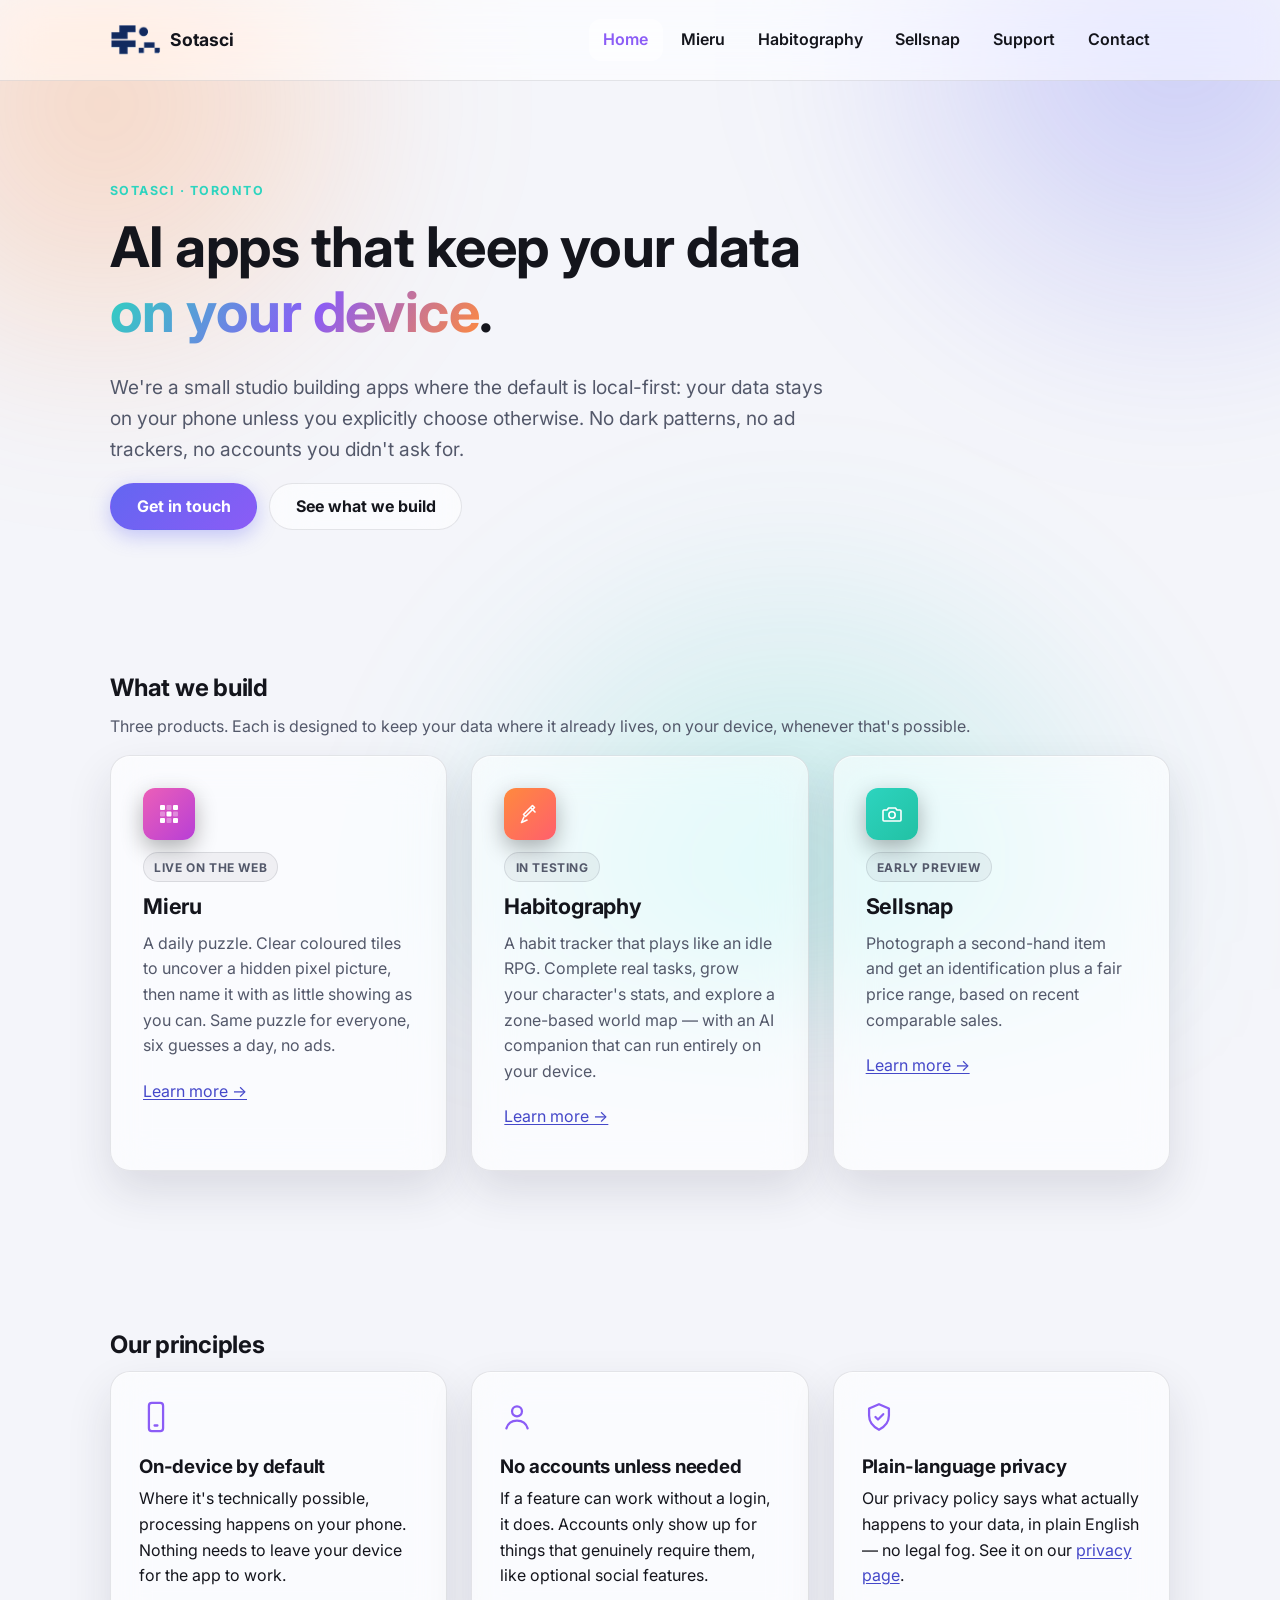
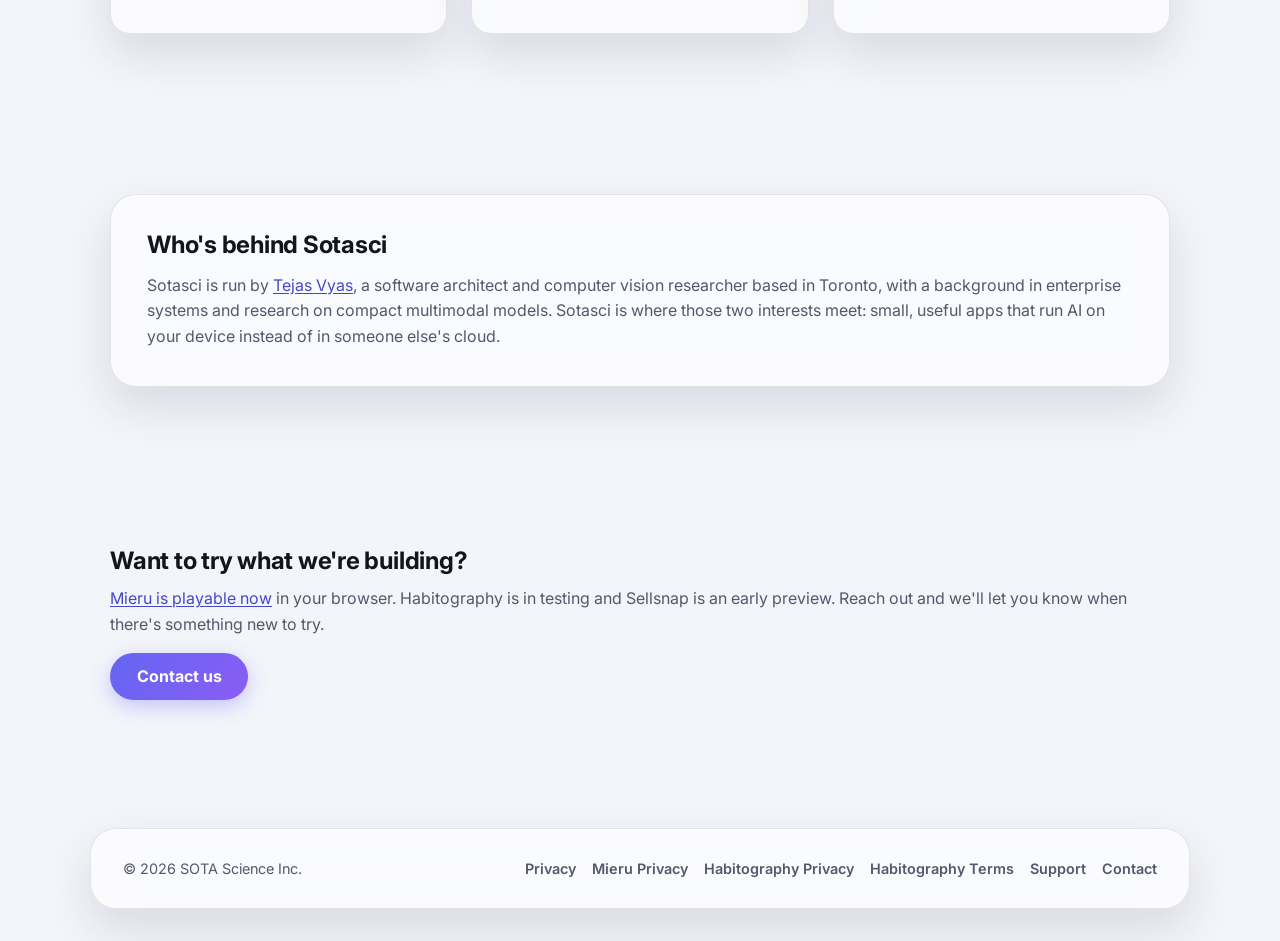
<file: index.html>
<!DOCTYPE html>
<html lang="en">
<head>
<meta charset="UTF-8">
<meta name="viewport" content="width=device-width, initial-scale=1.0">
<title>Sotasci — local-first, privacy-conscious AI apps</title>
<meta name="description" content="Sotasci (SOTA Science Inc.) builds small, local-first apps: Mieru, a daily picture puzzle, Habitography, a habit-tracking RPG, and Sellsnap, a second-hand pricing tool.">
<link rel="icon" href="logo.png" type="image/png">
<link rel="preconnect" href="https://fonts.googleapis.com">
<link rel="preconnect" href="https://fonts.gstatic.com" crossorigin>
<link href="https://fonts.googleapis.com/css2?family=Inter:wght@400;600;700;800&display=swap" rel="stylesheet">
<link rel="stylesheet" href="style.css">
</head>
<body>
<a class="skip-link" href="#main">Skip to content</a>

<header class="site-header">
  <div class="wrap">
    <a class="brand" href="index.html">
      <img src="logo.png" alt="" width="32" height="32">
      <span>Sotasci</span>
    </a>
    <button class="nav-toggle" id="nav-toggle" aria-expanded="false" aria-controls="site-nav">
      <svg class="icon-open" width="20" height="20" viewBox="0 0 24 24" fill="none" stroke="currentColor" stroke-width="2" stroke-linecap="round" aria-hidden="true"><path d="M3 6h18M3 12h18M3 18h18"/></svg>
      <svg class="icon-close" width="20" height="20" viewBox="0 0 24 24" fill="none" stroke="currentColor" stroke-width="2" stroke-linecap="round" aria-hidden="true"><path d="M6 6l12 12M18 6L6 18"/></svg>
      <span>Menu</span>
    </button>
    <nav class="site-nav" id="site-nav" aria-label="Primary">
      <ul>
        <li><a href="index.html" aria-current="page">Home</a></li>
        <li><a href="mieru.html">Mieru</a></li>
        <li><a href="habitography.html">Habitography</a></li>
        <li><a href="sellsnap.html">Sellsnap</a></li>
        <li><a href="support.html">Support</a></li>
        <li><a href="contact.html">Contact</a></li>
      </ul>
    </nav>
  </div>
</header>

<main id="main">

  <section class="hero">
    <div class="wrap">
      <p class="eyebrow">Sotasci · Toronto</p>
      <h1>AI apps that keep your data <span class="text-gradient">on your device</span>.</h1>
      <p class="lede">We're a small studio building apps where the default is local-first: your data stays on your phone unless you explicitly choose otherwise. No dark patterns, no ad trackers, no accounts you didn't ask for.</p>
      <div class="btn-row">
        <a class="btn btn-primary" href="contact.html">Get in touch</a>
        <a class="btn btn-secondary" href="#products">See what we build</a>
      </div>
    </div>
  </section>

  <section class="section" id="products">
    <div class="wrap">
      <h2>What we build</h2>
      <p class="text-muted">Three products. Each is designed to keep your data where it already lives, on your device, whenever that's possible.</p>

      <div class="card-grid">
        <article class="card">
          <div class="icon-tile icon-tile-pixel">
            <svg class="icon" viewBox="0 0 24 24" fill="none" stroke="currentColor" stroke-width="1.6" stroke-linecap="round" stroke-linejoin="round" aria-hidden="true">
              <rect x="3" y="3" width="5" height="5" rx="1" fill="currentColor" stroke="none"/>
              <rect x="9.5" y="3" width="5" height="5" rx="1" fill="currentColor" stroke="none" opacity="0.35"/>
              <rect x="16" y="3" width="5" height="5" rx="1" fill="currentColor" stroke="none"/>
              <rect x="3" y="9.5" width="5" height="5" rx="1" fill="currentColor" stroke="none" opacity="0.35"/>
              <rect x="9.5" y="9.5" width="5" height="5" rx="1" fill="currentColor" stroke="none"/>
              <rect x="16" y="9.5" width="5" height="5" rx="1" fill="currentColor" stroke="none" opacity="0.35"/>
              <rect x="3" y="16" width="5" height="5" rx="1" fill="currentColor" stroke="none"/>
              <rect x="9.5" y="16" width="5" height="5" rx="1" fill="currentColor" stroke="none" opacity="0.35"/>
              <rect x="16" y="16" width="5" height="5" rx="1" fill="currentColor" stroke="none"/>
            </svg>
          </div>
          <span class="status-pill">Live on the web</span>
          <h3>Mieru</h3>
          <p>A daily puzzle. Clear coloured tiles to uncover a hidden pixel picture, then name it with as little showing as you can. Same puzzle for everyone, six guesses a day, no ads.</p>
          <p><a href="mieru.html">Learn more →</a></p>
        </article>

        <article class="card">
          <div class="icon-tile icon-tile-ember">
            <svg class="icon" viewBox="0 0 24 24" fill="none" stroke="currentColor" stroke-width="1.6" stroke-linecap="round" stroke-linejoin="round" aria-hidden="true">
              <path d="M14.5 3.5l-9 9 2 2 9-9-2-2z"/>
              <path d="M6 15l-2.5 5.5L9 18"/>
              <path d="M13 6l4 4"/>
            </svg>
          </div>
          <span class="status-pill">In testing</span>
          <h3>Habitography</h3>
          <p>A habit tracker that plays like an idle RPG. Complete real tasks, grow your character's stats, and explore a zone-based world map — with an AI companion that can run entirely on your device.</p>
          <p><a href="habitography.html">Learn more →</a></p>
        </article>

        <article class="card">
          <div class="icon-tile icon-tile-mint">
            <svg class="icon" viewBox="0 0 24 24" fill="none" stroke="currentColor" stroke-width="1.6" stroke-linecap="round" stroke-linejoin="round" aria-hidden="true">
              <path d="M4 8h3l1.5-2h7L17 8h3a1 1 0 0 1 1 1v9a1 1 0 0 1-1 1H4a1 1 0 0 1-1-1V9a1 1 0 0 1 1-1z"/>
              <circle cx="12" cy="13" r="3.2"/>
            </svg>
          </div>
          <span class="status-pill">Early preview</span>
          <h3>Sellsnap</h3>
          <p>Photograph a second-hand item and get an identification plus a fair price range, based on recent comparable sales.</p>
          <p><a href="sellsnap.html">Learn more →</a></p>
        </article>
      </div>
    </div>
  </section>

  <section class="section section-alt">
    <div class="wrap">
      <h2>Our principles</h2>
      <div class="principles-grid">
        <div class="principle">
          <svg class="icon" viewBox="0 0 24 24" fill="none" stroke="currentColor" stroke-width="1.6" stroke-linecap="round" stroke-linejoin="round" aria-hidden="true">
            <rect x="7" y="2" width="10" height="20" rx="2"/>
            <path d="M11 18h2"/>
          </svg>
          <h3>On-device by default</h3>
          <p>Where it's technically possible, processing happens on your phone. Nothing needs to leave your device for the app to work.</p>
        </div>
        <div class="principle">
          <svg class="icon" viewBox="0 0 24 24" fill="none" stroke="currentColor" stroke-width="1.6" stroke-linecap="round" stroke-linejoin="round" aria-hidden="true">
            <circle cx="12" cy="8" r="3.5"/>
            <path d="M4.5 20c1-3.5 4-5.5 7.5-5.5S18.5 16.5 19.5 20"/>
            <path d="M4 4l16 16" opacity="0"/>
          </svg>
          <h3>No accounts unless needed</h3>
          <p>If a feature can work without a login, it does. Accounts only show up for things that genuinely require them, like optional social features.</p>
        </div>
        <div class="principle">
          <svg class="icon" viewBox="0 0 24 24" fill="none" stroke="currentColor" stroke-width="1.6" stroke-linecap="round" stroke-linejoin="round" aria-hidden="true">
            <path d="M12 3l7 3v5c0 4.5-3 8-7 10-4-2-7-5.5-7-10V6l7-3z"/>
            <path d="M9.5 12l1.8 1.8L15 10"/>
          </svg>
          <h3>Plain-language privacy</h3>
          <p>Our privacy policy says what actually happens to your data, in plain English — no legal fog. See it on our <a href="privacy.html">privacy page</a>.</p>
        </div>
      </div>
    </div>
  </section>

  <section class="section" id="about">
    <div class="wrap">
      <div class="founder-card">
        <h2>Who's behind Sotasci</h2>
        <p>
          Sotasci is run by <a href="https://tejasvyas.com">Tejas Vyas</a>, a software architect
          and computer vision researcher based in Toronto, with a background in enterprise
          systems and research on compact multimodal models. Sotasci is where those two
          interests meet: small, useful apps that run AI on your device instead of in someone
          else's cloud.
        </p>
      </div>
    </div>
  </section>

  <section class="section section-alt">
    <div class="wrap">
      <h2>Want to try what we're building?</h2>
      <p class="text-muted"><a href="https://mieru.web.app" target="_blank" rel="noopener">Mieru is playable now</a> in your browser. Habitography is in testing and Sellsnap is an early preview. Reach out and we'll let you know when there's something new to try.</p>
      <div class="btn-row">
        <a class="btn btn-primary" href="contact.html">Contact us</a>
      </div>
    </div>
  </section>

</main>

<footer class="site-footer">
  <div class="wrap">
    <p class="mb-0">© 2026 SOTA Science Inc.</p>
    <ul class="footer-links">
      <li><a href="privacy.html">Privacy</a></li>
      <li><a href="mieru-privacy.html">Mieru Privacy</a></li>
      <li><a href="habitography-privacy.html">Habitography Privacy</a></li>
      <li><a href="habitography-terms.html">Habitography Terms</a></li>
      <li><a href="support.html">Support</a></li>
      <li><a href="contact.html">Contact</a></li>
    </ul>
  </div>
</footer>

<script src="script.js"></script>
</body>
</html>
</file>
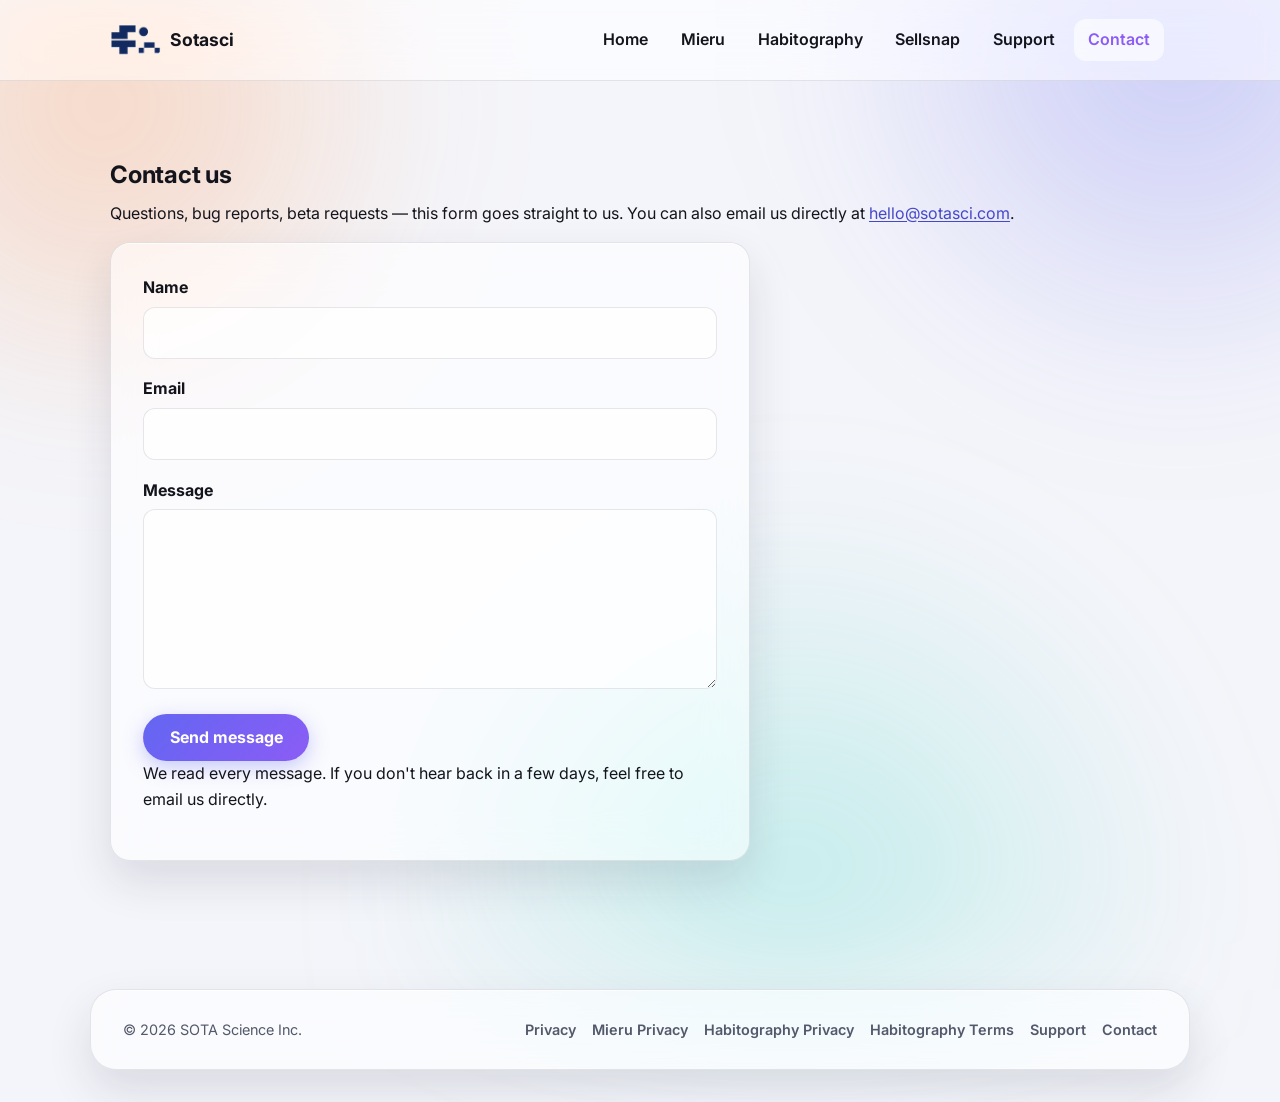
<file: contact.html>
<!DOCTYPE html>
<html lang="en">
<head>
<meta charset="UTF-8">
<meta name="viewport" content="width=device-width, initial-scale=1.0">
<title>Contact | Sotasci</title>
<meta name="description" content="Get in touch with Sotasci — ask a question, join the Habitography beta, or get notified about Sellsnap.">
<link rel="icon" href="logo.png" type="image/png">
<link rel="preconnect" href="https://fonts.googleapis.com">
<link rel="preconnect" href="https://fonts.gstatic.com" crossorigin>
<link href="https://fonts.googleapis.com/css2?family=Inter:wght@400;600;700;800&display=swap" rel="stylesheet">
<link rel="stylesheet" href="style.css">
</head>
<body>
<a class="skip-link" href="#main">Skip to content</a>

<header class="site-header">
  <div class="wrap">
    <a class="brand" href="index.html">
      <img src="logo.png" alt="" width="32" height="32">
      <span>Sotasci</span>
    </a>
    <button class="nav-toggle" id="nav-toggle" aria-expanded="false" aria-controls="site-nav">
      <svg class="icon-open" width="20" height="20" viewBox="0 0 24 24" fill="none" stroke="currentColor" stroke-width="2" stroke-linecap="round" aria-hidden="true"><path d="M3 6h18M3 12h18M3 18h18"/></svg>
      <svg class="icon-close" width="20" height="20" viewBox="0 0 24 24" fill="none" stroke="currentColor" stroke-width="2" stroke-linecap="round" aria-hidden="true"><path d="M6 6l12 12M18 6L6 18"/></svg>
      <span>Menu</span>
    </button>
    <nav class="site-nav" id="site-nav" aria-label="Primary">
      <ul>
        <li><a href="index.html">Home</a></li>
        <li><a href="mieru.html">Mieru</a></li>
        <li><a href="habitography.html">Habitography</a></li>
        <li><a href="sellsnap.html">Sellsnap</a></li>
        <li><a href="support.html">Support</a></li>
        <li><a href="contact.html" aria-current="page">Contact</a></li>
      </ul>
    </nav>
  </div>
</header>

<main id="main">
  <section class="section">
    <div class="wrap">
      <h1>Contact us</h1>
      <p class="lede">Questions, bug reports, beta requests — this form goes straight to us. You can also email us directly at
        <!-- TODO: replace with real inbox before launch -->
        <a href="mailto:hello@sotasci.com">hello@sotasci.com</a>.
      </p>

      <div class="form-status" id="form-status" role="status" hidden tabindex="-1"></div>

      <form class="contact-form" id="contact-form" action="https://formspree.io/f/mgegpgee" method="POST">
        <div class="form-row">
          <label for="name">Name</label>
          <input type="text" id="name" name="name" autocomplete="name" required>
        </div>

        <div class="form-row">
          <label for="email">Email</label>
          <input type="email" id="email" name="email" autocomplete="email" required>
        </div>

        <div class="form-row">
          <label for="message">Message</label>
          <textarea id="message" name="message" rows="6" required></textarea>
        </div>

        <!-- Honeypot field: hidden from people, left blank by them; bots that fill
             every field tip this off. Field name kept off common "email/name"
             patterns so autofill doesn't grab it. -->
        <div class="hp-field" aria-hidden="true">
          <label for="_gotcha">Leave this field blank</label>
          <input type="text" id="_gotcha" name="_gotcha" tabindex="-1" autocomplete="off">
        </div>

        <input type="hidden" id="subject-field" name="_subject" value="New message from sotasci.com">

        <button type="submit" class="btn btn-primary">Send message</button>
        <p class="hint">We read every message. If you don't hear back in a few days, feel free to email us directly.</p>
      </form>
    </div>
  </section>
</main>

<footer class="site-footer">
  <div class="wrap">
    <p class="mb-0">© 2026 SOTA Science Inc.</p>
    <ul class="footer-links">
      <li><a href="privacy.html">Privacy</a></li>
      <li><a href="mieru-privacy.html">Mieru Privacy</a></li>
      <li><a href="habitography-privacy.html">Habitography Privacy</a></li>
      <li><a href="habitography-terms.html">Habitography Terms</a></li>
      <li><a href="support.html">Support</a></li>
      <li><a href="contact.html">Contact</a></li>
    </ul>
  </div>
</footer>

<script src="script.js"></script>
</body>
</html>
</file>
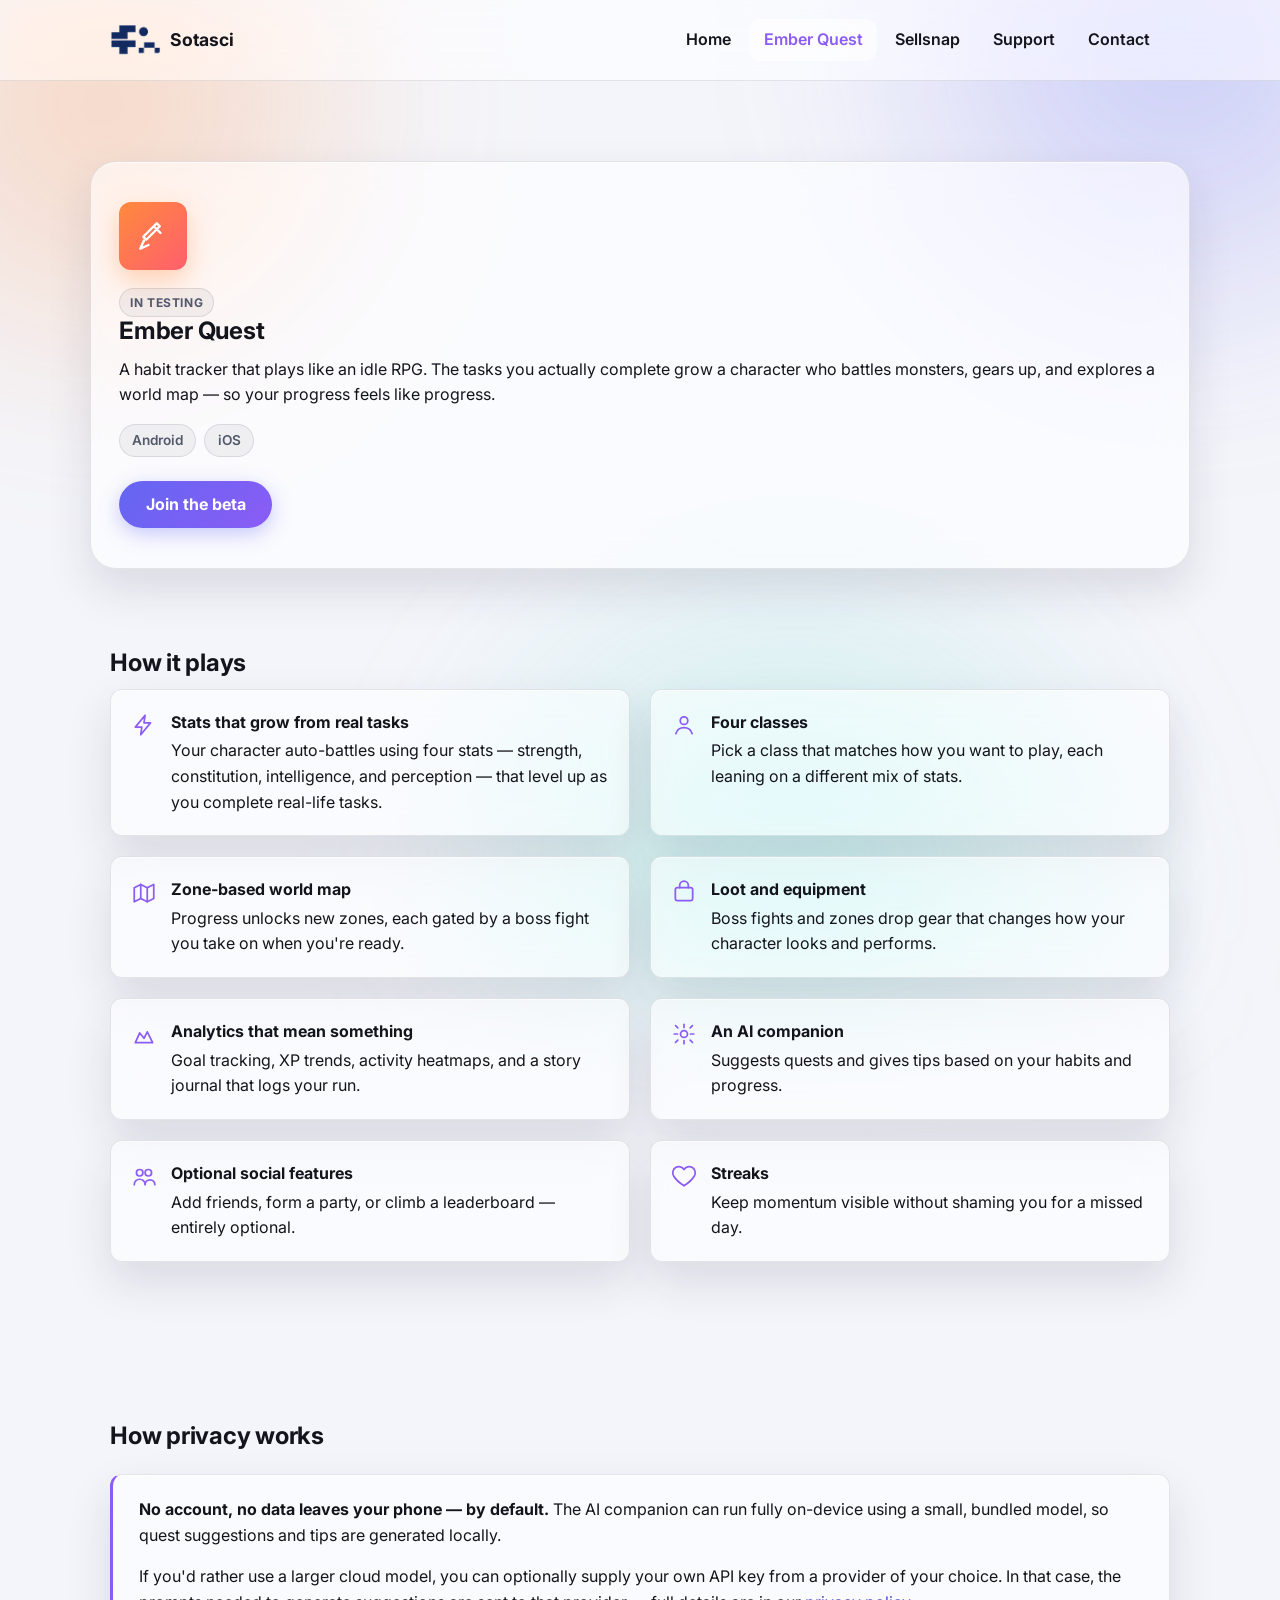
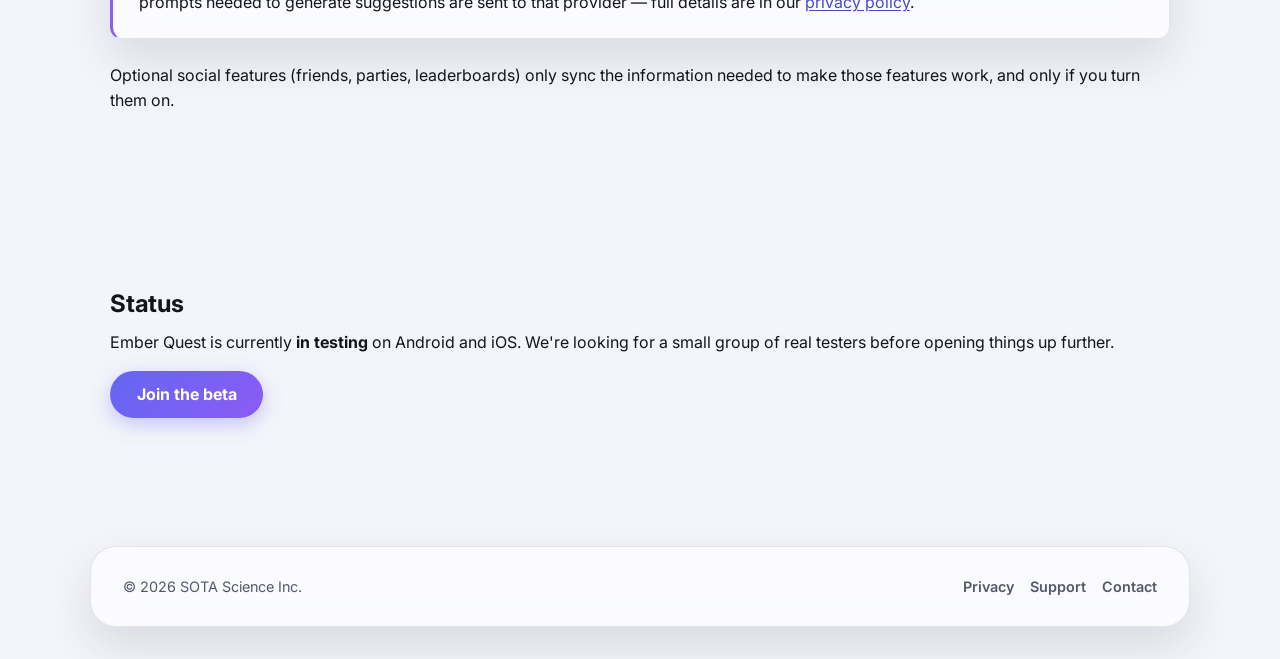
<file: ember-quest.html>
<!DOCTYPE html>
<html lang="en">
<head>
<meta charset="UTF-8">
<meta name="viewport" content="width=device-width, initial-scale=1.0">
<title>Ember Quest — habit tracker RPG | Sotasci</title>
<meta name="description" content="Ember Quest turns your real-life habits into an idle RPG: stats, classes, a zone-based world map, loot, and an AI companion that can run fully on your device.">
<link rel="icon" href="logo.png" type="image/png">
<link rel="preconnect" href="https://fonts.googleapis.com">
<link rel="preconnect" href="https://fonts.gstatic.com" crossorigin>
<link href="https://fonts.googleapis.com/css2?family=Inter:wght@400;600;700;800&display=swap" rel="stylesheet">
<link rel="stylesheet" href="style.css">
</head>
<body>
<a class="skip-link" href="#main">Skip to content</a>

<header class="site-header">
  <div class="wrap">
    <a class="brand" href="index.html">
      <img src="logo.png" alt="" width="32" height="32">
      <span>Sotasci</span>
    </a>
    <button class="nav-toggle" id="nav-toggle" aria-expanded="false" aria-controls="site-nav">
      <svg class="icon-open" width="20" height="20" viewBox="0 0 24 24" fill="none" stroke="currentColor" stroke-width="2" stroke-linecap="round" aria-hidden="true"><path d="M3 6h18M3 12h18M3 18h18"/></svg>
      <svg class="icon-close" width="20" height="20" viewBox="0 0 24 24" fill="none" stroke="currentColor" stroke-width="2" stroke-linecap="round" aria-hidden="true"><path d="M6 6l12 12M18 6L6 18"/></svg>
      <span>Menu</span>
    </button>
    <nav class="site-nav" id="site-nav" aria-label="Primary">
      <ul>
        <li><a href="index.html">Home</a></li>
        <li><a href="ember-quest.html" aria-current="page">Ember Quest</a></li>
        <li><a href="sellsnap.html">Sellsnap</a></li>
        <li><a href="support.html">Support</a></li>
        <li><a href="contact.html">Contact</a></li>
      </ul>
    </nav>
  </div>
</header>

<main id="main">

  <section class="product-hero">
    <div class="wrap">
      <div class="icon-badge icon-badge-ember">
        <svg viewBox="0 0 24 24" fill="none" stroke="currentColor" stroke-width="1.6" stroke-linecap="round" stroke-linejoin="round" aria-hidden="true">
          <path d="M14.5 3.5l-9 9 2 2 9-9-2-2z"/>
          <path d="M6 15l-2.5 5.5L9 18"/>
          <path d="M13 6l4 4"/>
        </svg>
      </div>
      <span class="status-pill">In testing</span>
      <h1>Ember Quest</h1>
      <p class="lede">A habit tracker that plays like an idle RPG. The tasks you actually complete grow a character who battles monsters, gears up, and explores a world map — so your progress feels like progress.</p>
      <ul class="platform-tags">
        <li>Android</li>
        <li>iOS</li>
      </ul>
      <div class="btn-row" style="margin-top: 1.5rem;">
        <a class="btn btn-primary" href="contact.html?subject=Ember%20Quest%20beta">Join the beta</a>
      </div>
    </div>
  </section>

  <section class="section">
    <div class="wrap">
      <h2>How it plays</h2>
      <ul class="feature-list">
        <li>
          <svg class="icon" viewBox="0 0 24 24" fill="none" stroke="currentColor" stroke-width="1.6" stroke-linecap="round" stroke-linejoin="round" aria-hidden="true"><path d="M13 3L4 14h6l-1 7 9-11h-6l1-7z"/></svg>
          <div>
            <strong>Stats that grow from real tasks</strong>
            Your character auto-battles using four stats — strength, constitution, intelligence, and perception — that level up as you complete real-life tasks.
          </div>
        </li>
        <li>
          <svg class="icon" viewBox="0 0 24 24" fill="none" stroke="currentColor" stroke-width="1.6" stroke-linecap="round" stroke-linejoin="round" aria-hidden="true"><circle cx="12" cy="8" r="3.5"/><path d="M4.5 20c1-3.5 4-5.5 7.5-5.5S18.5 16.5 19.5 20"/></svg>
          <div>
            <strong>Four classes</strong>
            Pick a class that matches how you want to play, each leaning on a different mix of stats.
          </div>
        </li>
        <li>
          <svg class="icon" viewBox="0 0 24 24" fill="none" stroke="currentColor" stroke-width="1.6" stroke-linecap="round" stroke-linejoin="round" aria-hidden="true"><path d="M3 8l6-3 6 3 6-3v13l-6 3-6-3-6 3V8z"/><path d="M9 5v13M15 8v13"/></svg>
          <div>
            <strong>Zone-based world map</strong>
            Progress unlocks new zones, each gated by a boss fight you take on when you're ready.
          </div>
        </li>
        <li>
          <svg class="icon" viewBox="0 0 24 24" fill="none" stroke="currentColor" stroke-width="1.6" stroke-linecap="round" stroke-linejoin="round" aria-hidden="true"><rect x="4" y="8" width="16" height="12" rx="2"/><path d="M8 8V6a4 4 0 0 1 8 0v2"/></svg>
          <div>
            <strong>Loot and equipment</strong>
            Boss fights and zones drop gear that changes how your character looks and performs.
          </div>
        </li>
        <li>
          <svg class="icon" viewBox="0 0 24 24" fill="none" stroke="currentColor" stroke-width="1.6" stroke-linecap="round" stroke-linejoin="round" aria-hidden="true"><path d="M4 20l4-9 4 5 3-6 5 10H4z"/></svg>
          <div>
            <strong>Analytics that mean something</strong>
            Goal tracking, XP trends, activity heatmaps, and a story journal that logs your run.
          </div>
        </li>
        <li>
          <svg class="icon" viewBox="0 0 24 24" fill="none" stroke="currentColor" stroke-width="1.6" stroke-linecap="round" stroke-linejoin="round" aria-hidden="true"><path d="M12 3v3M12 18v3M4.2 4.2l2.1 2.1M17.7 17.7l2.1 2.1M3 12h3M18 12h3M4.2 19.8l2.1-2.1M17.7 6.3l2.1-2.1"/><circle cx="12" cy="12" r="3.2"/></svg>
          <div>
            <strong>An AI companion</strong>
            Suggests quests and gives tips based on your habits and progress.
          </div>
        </li>
        <li>
          <svg class="icon" viewBox="0 0 24 24" fill="none" stroke="currentColor" stroke-width="1.6" stroke-linecap="round" stroke-linejoin="round" aria-hidden="true"><circle cx="8" cy="9" r="3"/><circle cx="16" cy="9" r="3"/><path d="M3 20c0-3 2.5-5 5-5s5 2 5 5M13 20c0-2.5 2-4.5 4.5-4.5S22 17.5 22 20"/></svg>
          <div>
            <strong>Optional social features</strong>
            Add friends, form a party, or climb a leaderboard — entirely optional.
          </div>
        </li>
        <li>
          <svg class="icon" viewBox="0 0 24 24" fill="none" stroke="currentColor" stroke-width="1.6" stroke-linecap="round" stroke-linejoin="round" aria-hidden="true"><path d="M12 21s-7-4.5-9.5-9A5.5 5.5 0 0 1 12 6a5.5 5.5 0 0 1 9.5 6c-2.5 4.5-9.5 9-9.5 9z"/></svg>
          <div>
            <strong>Streaks</strong>
            Keep momentum visible without shaming you for a missed day.
          </div>
        </li>
      </ul>
    </div>
  </section>

  <section class="section section-alt">
    <div class="wrap">
      <h2>How privacy works</h2>
      <div class="callout">
        <p><strong>No account, no data leaves your phone — by default.</strong> The AI companion can run fully on-device using a small, bundled model, so quest suggestions and tips are generated locally.</p>
        <p class="mb-0">If you'd rather use a larger cloud model, you can optionally supply your own API key from a provider of your choice. In that case, the prompts needed to generate suggestions are sent to that provider — full details are in our <a href="privacy.html">privacy policy</a>.</p>
      </div>
      <p>Optional social features (friends, parties, leaderboards) only sync the information needed to make those features work, and only if you turn them on.</p>
    </div>
  </section>

  <section class="section">
    <div class="wrap">
      <h2>Status</h2>
      <p>Ember Quest is currently <strong>in testing</strong> on Android and iOS. We're looking for a small group of real testers before opening things up further.</p>
      <div class="btn-row">
        <a class="btn btn-primary" href="contact.html?subject=Ember%20Quest%20beta">Join the beta</a>
      </div>
    </div>
  </section>

</main>

<footer class="site-footer">
  <div class="wrap">
    <p class="mb-0">© 2026 SOTA Science Inc.</p>
    <ul class="footer-links">
      <li><a href="privacy.html">Privacy</a></li>
      <li><a href="support.html">Support</a></li>
      <li><a href="contact.html">Contact</a></li>
    </ul>
  </div>
</footer>

<script src="script.js"></script>
</body>
</html>
</file>
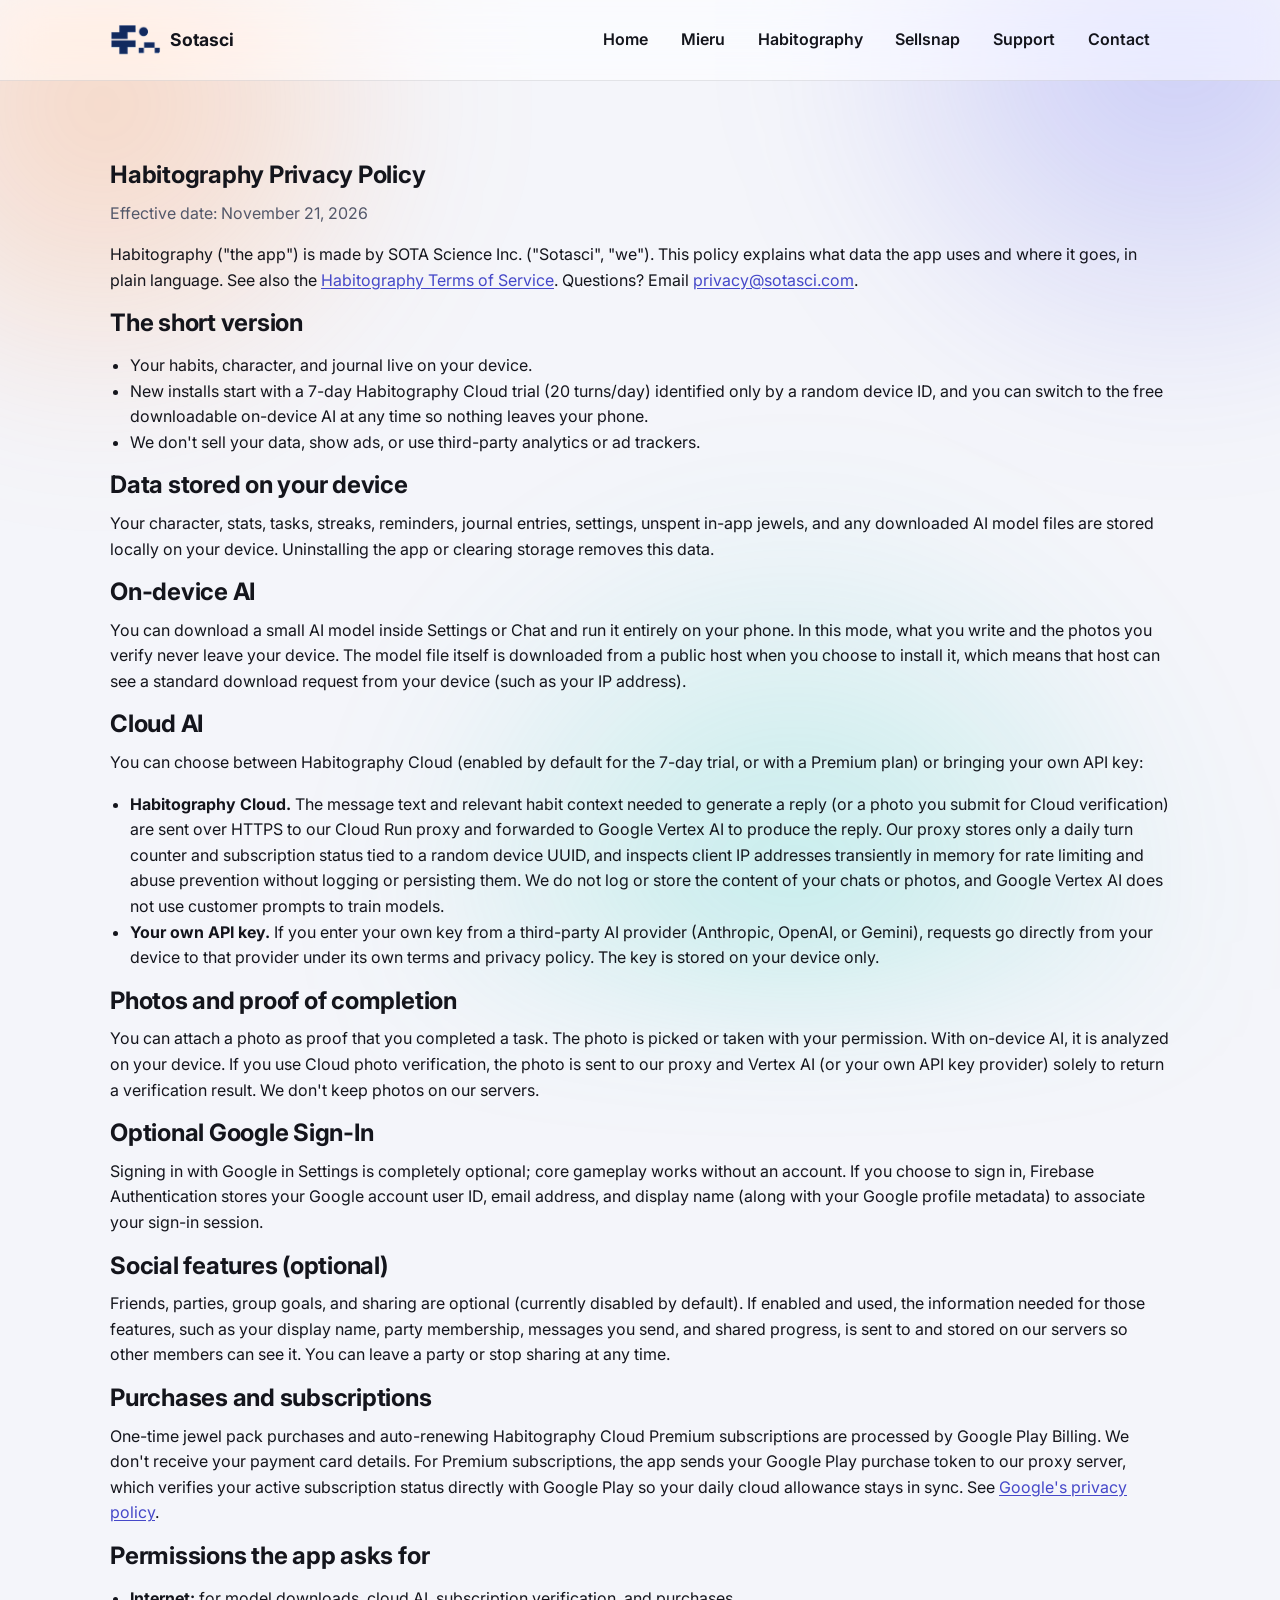
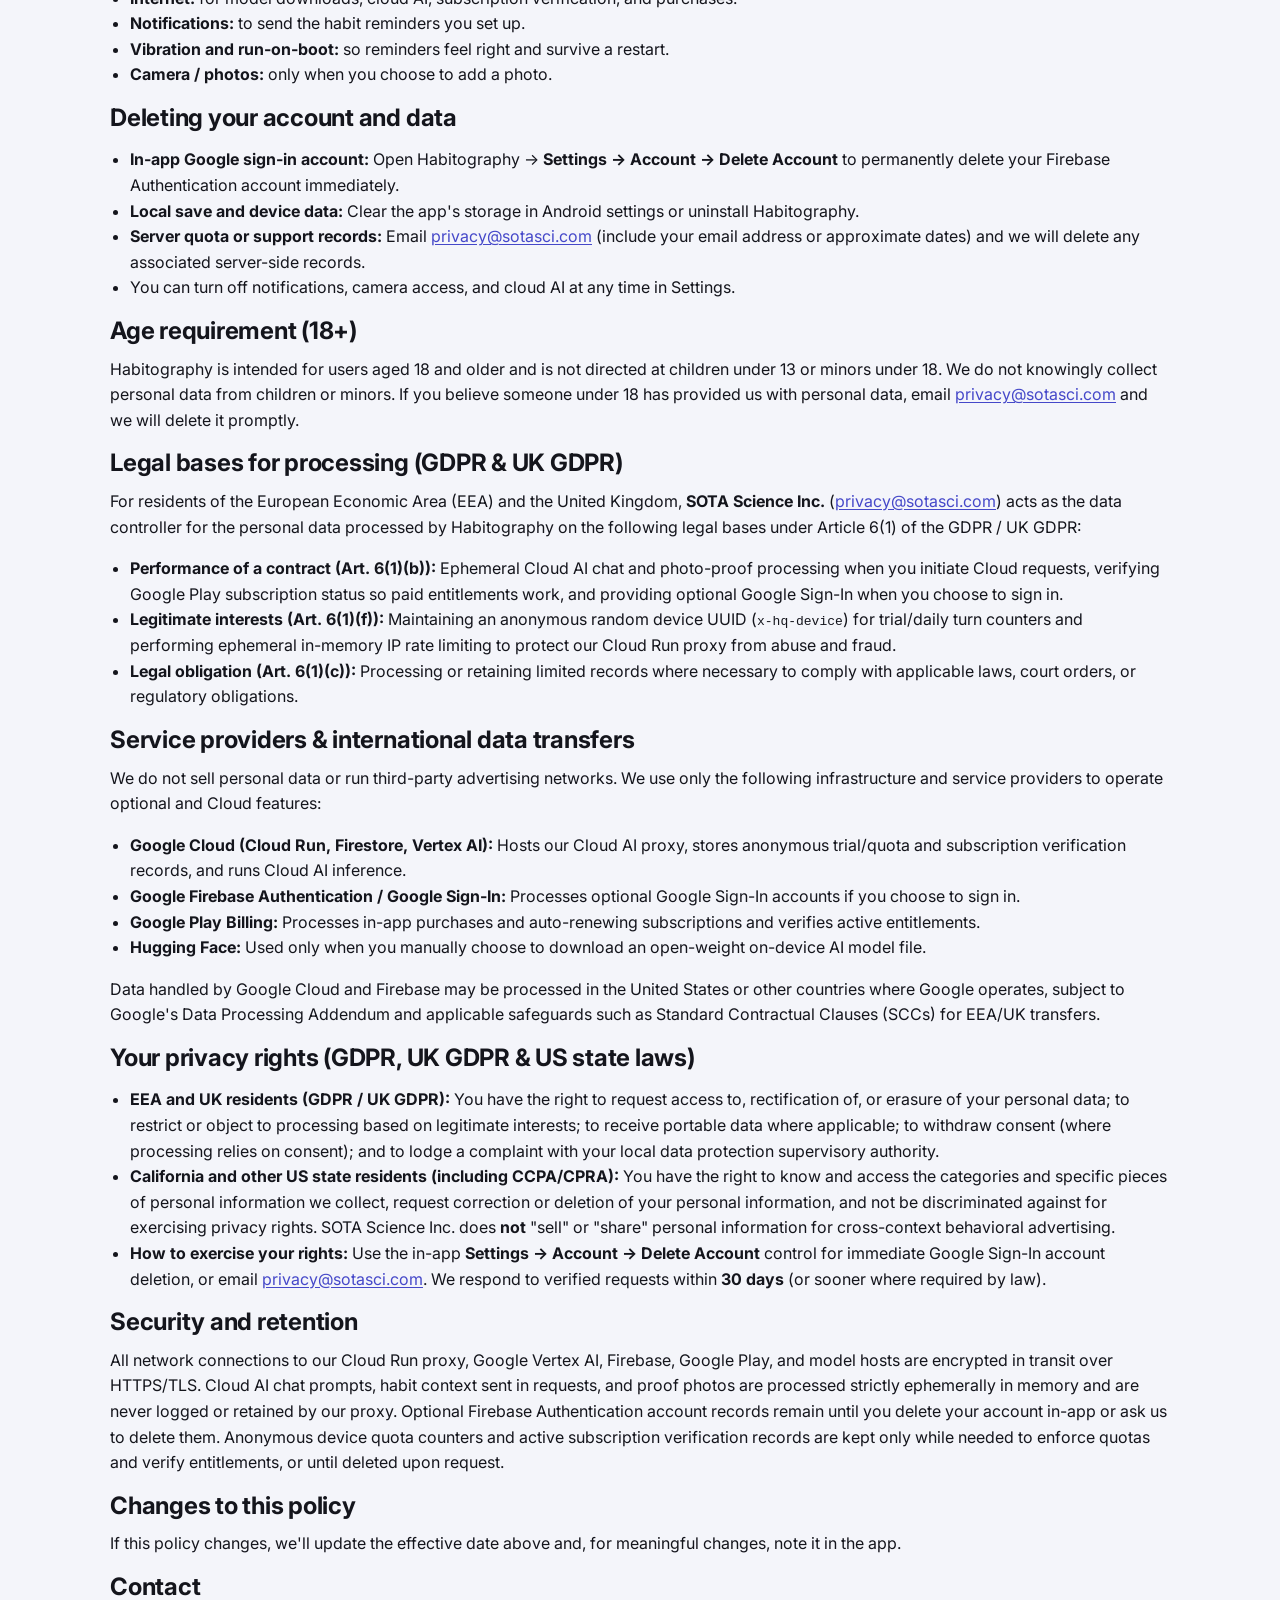
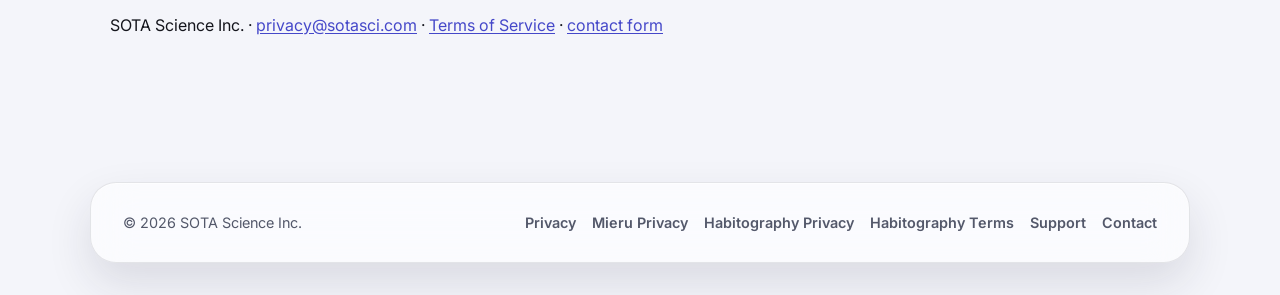
<file: habitography-privacy.html>
<!DOCTYPE html>
<html lang="en">
<head>
<meta charset="UTF-8">
<meta name="viewport" content="width=device-width, initial-scale=1.0">
<title>Habitography Privacy Policy | Sotasci</title>
<meta name="description" content="Privacy policy for the Habitography app.">
<link rel="icon" href="logo.png" type="image/png">
<link rel="preconnect" href="https://fonts.googleapis.com">
<link rel="preconnect" href="https://fonts.gstatic.com" crossorigin>
<link href="https://fonts.googleapis.com/css2?family=Inter:wght@400;600;700;800&display=swap" rel="stylesheet">
<link rel="stylesheet" href="style.css">
</head>
<body>
<a class="skip-link" href="#main">Skip to content</a>

<header class="site-header">
  <div class="wrap">
    <a class="brand" href="index.html">
      <img src="logo.png" alt="" width="32" height="32">
      <span>Sotasci</span>
    </a>
    <button class="nav-toggle" id="nav-toggle" aria-expanded="false" aria-controls="site-nav">
      <svg class="icon-open" width="20" height="20" viewBox="0 0 24 24" fill="none" stroke="currentColor" stroke-width="2" stroke-linecap="round" aria-hidden="true"><path d="M3 6h18M3 12h18M3 18h18"/></svg>
      <svg class="icon-close" width="20" height="20" viewBox="0 0 24 24" fill="none" stroke="currentColor" stroke-width="2" stroke-linecap="round" aria-hidden="true"><path d="M6 6l12 12M18 6L6 18"/></svg>
      <span>Menu</span>
    </button>
    <nav class="site-nav" id="site-nav" aria-label="Primary">
      <ul>
        <li><a href="index.html">Home</a></li>
        <li><a href="mieru.html">Mieru</a></li>
        <li><a href="habitography.html">Habitography</a></li>
        <li><a href="sellsnap.html">Sellsnap</a></li>
        <li><a href="support.html">Support</a></li>
        <li><a href="contact.html">Contact</a></li>
      </ul>
    </nav>
  </div>
</header>

<main id="main">
  <section class="section">
    <div class="wrap">
      <h1>Habitography Privacy Policy</h1>
      <p class="text-muted">Effective date: November 21, 2026</p>
      <p>Habitography ("the app") is made by SOTA Science Inc. ("Sotasci", "we"). This policy explains what data the app uses and where it goes, in plain language. See also the <a href="habitography-terms.html">Habitography Terms of Service</a>. Questions? Email <a href="mailto:privacy@sotasci.com">privacy@sotasci.com</a>.</p>

      <h2>The short version</h2>
      <ul>
        <li>Your habits, character, and journal live on your device.</li>
        <li>New installs start with a 7-day Habitography Cloud trial (20 turns/day) identified only by a random device ID, and you can switch to the free downloadable on-device AI at any time so nothing leaves your phone.</li>
        <li>We don't sell your data, show ads, or use third-party analytics or ad trackers.</li>
      </ul>

      <h2>Data stored on your device</h2>
      <p>Your character, stats, tasks, streaks, reminders, journal entries, settings, unspent in-app jewels, and any downloaded AI model files are stored locally on your device. Uninstalling the app or clearing storage removes this data.</p>

      <h2>On-device AI</h2>
      <p>You can download a small AI model inside Settings or Chat and run it entirely on your phone. In this mode, what you write and the photos you verify never leave your device. The model file itself is downloaded from a public host when you choose to install it, which means that host can see a standard download request from your device (such as your IP address).</p>

      <h2>Cloud AI</h2>
      <p>You can choose between Habitography Cloud (enabled by default for the 7-day trial, or with a Premium plan) or bringing your own API key:</p>
      <ul>
        <li><strong>Habitography Cloud.</strong> The message text and relevant habit context needed to generate a reply (or a photo you submit for Cloud verification) are sent over HTTPS to our Cloud Run proxy and forwarded to Google Vertex AI to produce the reply. Our proxy stores only a daily turn counter and subscription status tied to a random device UUID, and inspects client IP addresses transiently in memory for rate limiting and abuse prevention without logging or persisting them. We do not log or store the content of your chats or photos, and Google Vertex AI does not use customer prompts to train models.</li>
        <li><strong>Your own API key.</strong> If you enter your own key from a third-party AI provider (Anthropic, OpenAI, or Gemini), requests go directly from your device to that provider under its own terms and privacy policy. The key is stored on your device only.</li>
      </ul>

      <h2>Photos and proof of completion</h2>
      <p>You can attach a photo as proof that you completed a task. The photo is picked or taken with your permission. With on-device AI, it is analyzed on your device. If you use Cloud photo verification, the photo is sent to our proxy and Vertex AI (or your own API key provider) solely to return a verification result. We don't keep photos on our servers.</p>

      <h2>Optional Google Sign-In</h2>
      <p>Signing in with Google in Settings is completely optional; core gameplay works without an account. If you choose to sign in, Firebase Authentication stores your Google account user ID, email address, and display name (along with your Google profile metadata) to associate your sign-in session.</p>

      <h2>Social features (optional)</h2>
      <p>Friends, parties, group goals, and sharing are optional (currently disabled by default). If enabled and used, the information needed for those features, such as your display name, party membership, messages you send, and shared progress, is sent to and stored on our servers so other members can see it. You can leave a party or stop sharing at any time.</p>

      <h2>Purchases and subscriptions</h2>
      <p>One-time jewel pack purchases and auto-renewing Habitography Cloud Premium subscriptions are processed by Google Play Billing. We don't receive your payment card details. For Premium subscriptions, the app sends your Google Play purchase token to our proxy server, which verifies your active subscription status directly with Google Play so your daily cloud allowance stays in sync. See <a href="https://policies.google.com/privacy" target="_blank" rel="noopener">Google's privacy policy</a>.</p>

      <h2>Permissions the app asks for</h2>
      <ul>
        <li><strong>Internet:</strong> for model downloads, cloud AI, subscription verification, and purchases.</li>
        <li><strong>Notifications:</strong> to send the habit reminders you set up.</li>
        <li><strong>Vibration and run-on-boot:</strong> so reminders feel right and survive a restart.</li>
        <li><strong>Camera / photos:</strong> only when you choose to add a photo.</li>
      </ul>

      <h2 id="delete-account">Deleting your account and data</h2>
      <ul>
        <li><strong>In-app Google sign-in account:</strong> Open Habitography → <strong>Settings → Account → Delete Account</strong> to permanently delete your Firebase Authentication account immediately.</li>
        <li><strong>Local save and device data:</strong> Clear the app's storage in Android settings or uninstall Habitography.</li>
        <li><strong>Server quota or support records:</strong> Email <a href="mailto:privacy@sotasci.com">privacy@sotasci.com</a> (include your email address or approximate dates) and we will delete any associated server-side records.</li>
        <li>You can turn off notifications, camera access, and cloud AI at any time in Settings.</li>
      </ul>

      <h2>Age requirement (18+)</h2>
      <p>Habitography is intended for users aged 18 and older and is not directed at children under 13 or minors under 18. We do not knowingly collect personal data from children or minors. If you believe someone under 18 has provided us with personal data, email <a href="mailto:privacy@sotasci.com">privacy@sotasci.com</a> and we will delete it promptly.</p>

      <h2>Legal bases for processing (GDPR &amp; UK GDPR)</h2>
      <p>For residents of the European Economic Area (EEA) and the United Kingdom, <strong>SOTA Science Inc.</strong> (<a href="mailto:privacy@sotasci.com">privacy@sotasci.com</a>) acts as the data controller for the personal data processed by Habitography on the following legal bases under Article 6(1) of the GDPR / UK GDPR:</p>
      <ul>
        <li><strong>Performance of a contract (Art. 6(1)(b)):</strong> Ephemeral Cloud AI chat and photo-proof processing when you initiate Cloud requests, verifying Google Play subscription status so paid entitlements work, and providing optional Google Sign-In when you choose to sign in.</li>
        <li><strong>Legitimate interests (Art. 6(1)(f)):</strong> Maintaining an anonymous random device UUID (<code>x-hq-device</code>) for trial/daily turn counters and performing ephemeral in-memory IP rate limiting to protect our Cloud Run proxy from abuse and fraud.</li>
        <li><strong>Legal obligation (Art. 6(1)(c)):</strong> Processing or retaining limited records where necessary to comply with applicable laws, court orders, or regulatory obligations.</li>
      </ul>

      <h2>Service providers &amp; international data transfers</h2>
      <p>We do not sell personal data or run third-party advertising networks. We use only the following infrastructure and service providers to operate optional and Cloud features:</p>
      <ul>
        <li><strong>Google Cloud (Cloud Run, Firestore, Vertex AI):</strong> Hosts our Cloud AI proxy, stores anonymous trial/quota and subscription verification records, and runs Cloud AI inference.</li>
        <li><strong>Google Firebase Authentication / Google Sign-In:</strong> Processes optional Google Sign-In accounts if you choose to sign in.</li>
        <li><strong>Google Play Billing:</strong> Processes in-app purchases and auto-renewing subscriptions and verifies active entitlements.</li>
        <li><strong>Hugging Face:</strong> Used only when you manually choose to download an open-weight on-device AI model file.</li>
      </ul>
      <p>Data handled by Google Cloud and Firebase may be processed in the United States or other countries where Google operates, subject to Google's Data Processing Addendum and applicable safeguards such as Standard Contractual Clauses (SCCs) for EEA/UK transfers.</p>

      <h2>Your privacy rights (GDPR, UK GDPR &amp; US state laws)</h2>
      <ul>
        <li><strong>EEA and UK residents (GDPR / UK GDPR):</strong> You have the right to request access to, rectification of, or erasure of your personal data; to restrict or object to processing based on legitimate interests; to receive portable data where applicable; to withdraw consent (where processing relies on consent); and to lodge a complaint with your local data protection supervisory authority.</li>
        <li><strong>California and other US state residents (including CCPA/CPRA):</strong> You have the right to know and access the categories and specific pieces of personal information we collect, request correction or deletion of your personal information, and not be discriminated against for exercising privacy rights. SOTA Science Inc. does <strong>not</strong> "sell" or "share" personal information for cross-context behavioral advertising.</li>
        <li><strong>How to exercise your rights:</strong> Use the in-app <strong>Settings → Account → Delete Account</strong> control for immediate Google Sign-In account deletion, or email <a href="mailto:privacy@sotasci.com">privacy@sotasci.com</a>. We respond to verified requests within <strong>30 days</strong> (or sooner where required by law).</li>
      </ul>

      <h2>Security and retention</h2>
      <p>All network connections to our Cloud Run proxy, Google Vertex AI, Firebase, Google Play, and model hosts are encrypted in transit over HTTPS/TLS. Cloud AI chat prompts, habit context sent in requests, and proof photos are processed strictly ephemerally in memory and are never logged or retained by our proxy. Optional Firebase Authentication account records remain until you delete your account in-app or ask us to delete them. Anonymous device quota counters and active subscription verification records are kept only while needed to enforce quotas and verify entitlements, or until deleted upon request.</p>

      <h2>Changes to this policy</h2>
      <p>If this policy changes, we'll update the effective date above and, for meaningful changes, note it in the app.</p>

      <h2>Contact</h2>
      <p>SOTA Science Inc. &middot; <a href="mailto:privacy@sotasci.com">privacy@sotasci.com</a> &middot; <a href="habitography-terms.html">Terms of Service</a> &middot; <a href="contact.html">contact form</a></p>
    </div>
  </section>
</main>

<footer class="site-footer">
  <div class="wrap">
    <p class="mb-0">© 2026 SOTA Science Inc.</p>
    <ul class="footer-links">
      <li><a href="privacy.html">Privacy</a></li>
      <li><a href="mieru-privacy.html">Mieru Privacy</a></li>
      <li><a href="habitography-privacy.html">Habitography Privacy</a></li>
      <li><a href="habitography-terms.html">Habitography Terms</a></li>
      <li><a href="support.html">Support</a></li>
      <li><a href="contact.html">Contact</a></li>
    </ul>
  </div>
</footer>

<script src="script.js"></script>
</body>
</html>
</file>
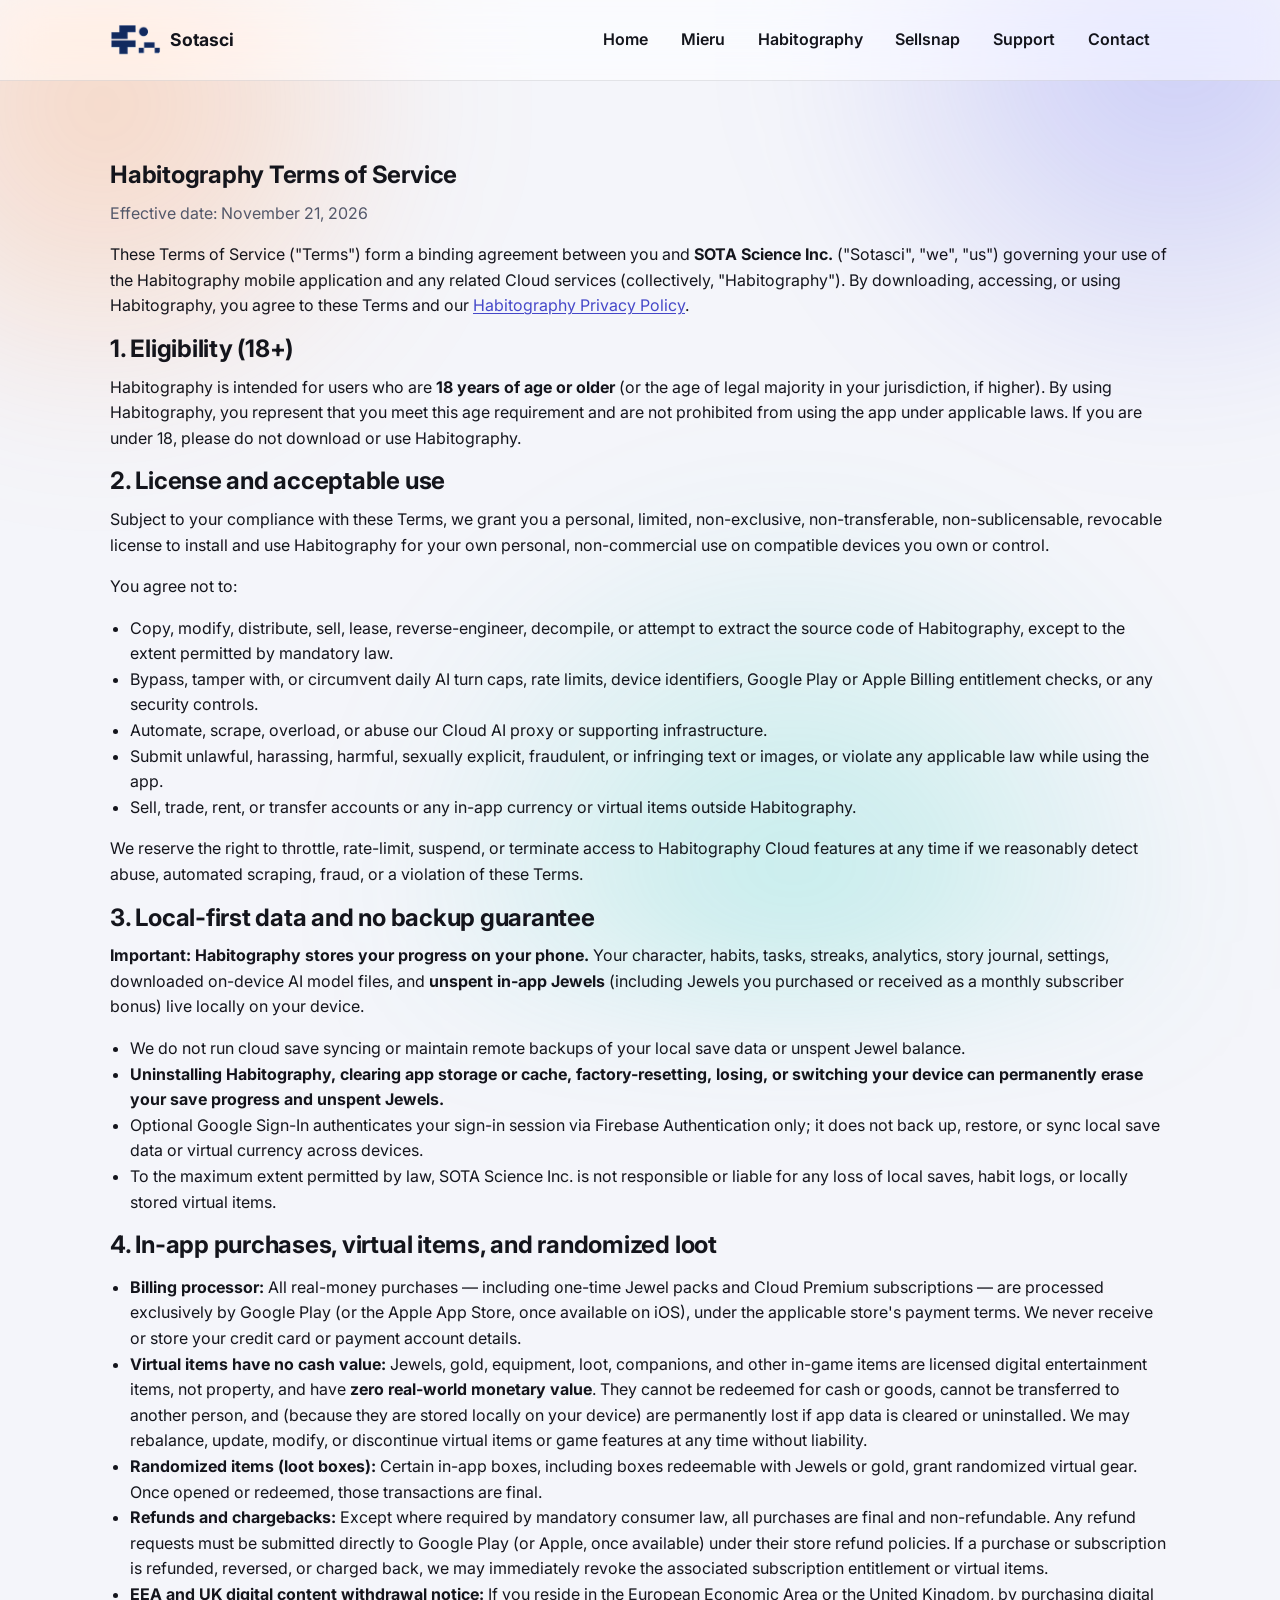
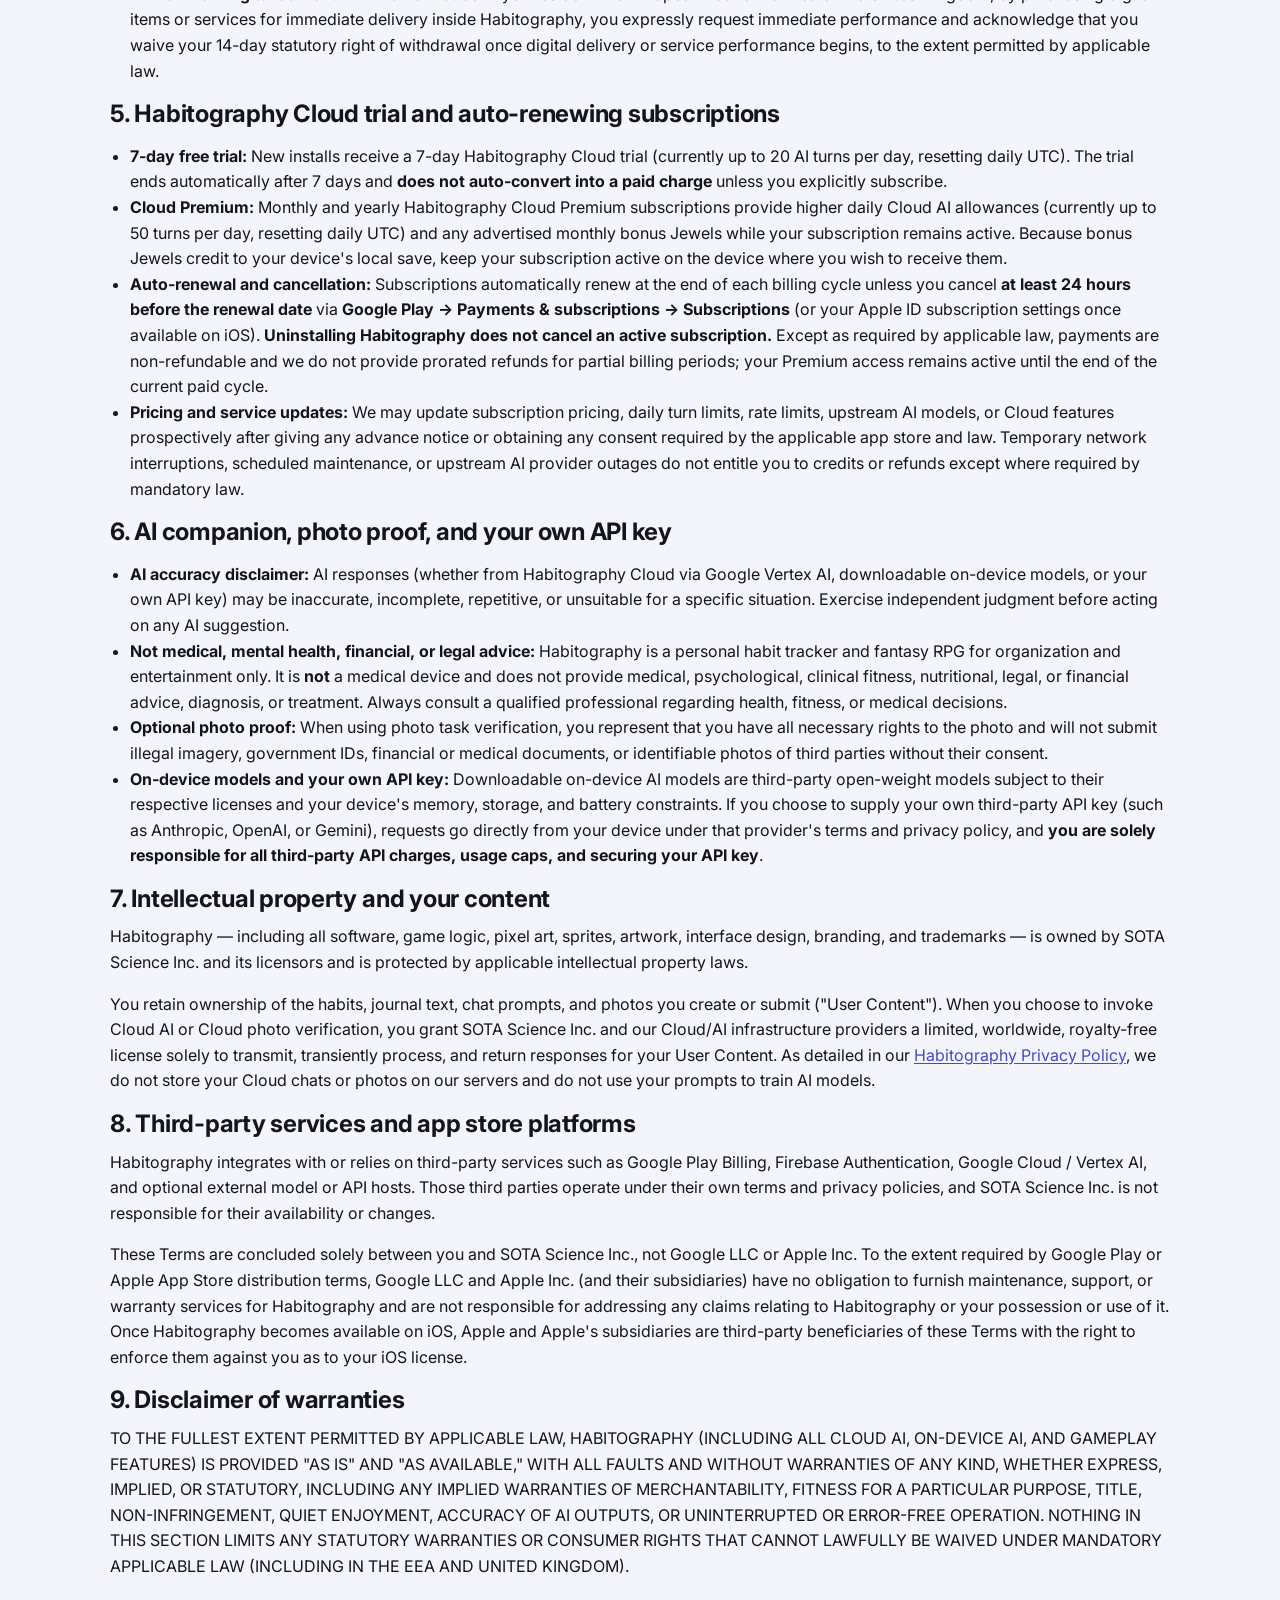
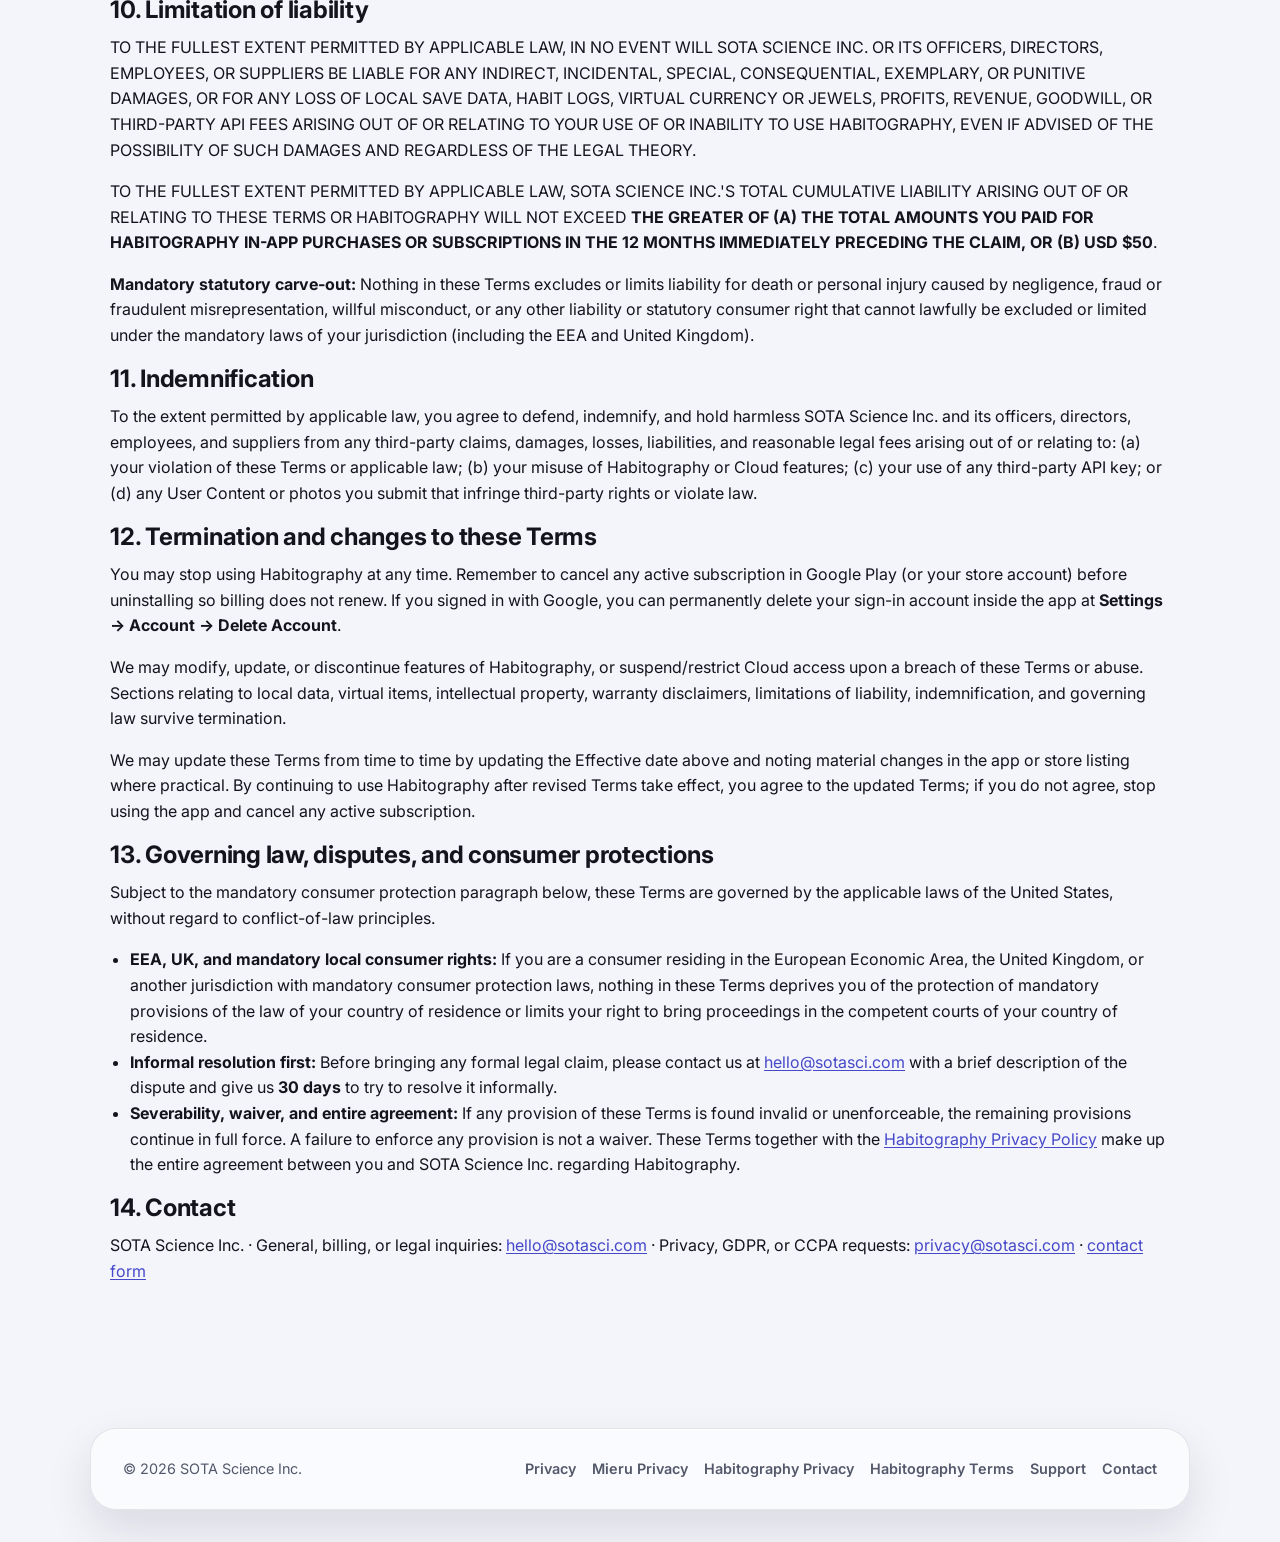
<file: habitography-terms.html>
<!DOCTYPE html>
<html lang="en">
<head>
<meta charset="UTF-8">
<meta name="viewport" content="width=device-width, initial-scale=1.0">
<title>Habitography Terms of Service | Sotasci</title>
<meta name="description" content="Terms of service for the Habitography app by SOTA Science Inc.">
<link rel="icon" href="logo.png" type="image/png">
<link rel="preconnect" href="https://fonts.googleapis.com">
<link rel="preconnect" href="https://fonts.gstatic.com" crossorigin>
<link href="https://fonts.googleapis.com/css2?family=Inter:wght@400;600;700;800&display=swap" rel="stylesheet">
<link rel="stylesheet" href="style.css">
</head>
<body>
<a class="skip-link" href="#main">Skip to content</a>

<header class="site-header">
  <div class="wrap">
    <a class="brand" href="index.html">
      <img src="logo.png" alt="" width="32" height="32">
      <span>Sotasci</span>
    </a>
    <button class="nav-toggle" id="nav-toggle" aria-expanded="false" aria-controls="site-nav">
      <svg class="icon-open" width="20" height="20" viewBox="0 0 24 24" fill="none" stroke="currentColor" stroke-width="2" stroke-linecap="round" aria-hidden="true"><path d="M3 6h18M3 12h18M3 18h18"/></svg>
      <svg class="icon-close" width="20" height="20" viewBox="0 0 24 24" fill="none" stroke="currentColor" stroke-width="2" stroke-linecap="round" aria-hidden="true"><path d="M6 6l12 12M18 6L6 18"/></svg>
      <span>Menu</span>
    </button>
    <nav class="site-nav" id="site-nav" aria-label="Primary">
      <ul>
        <li><a href="index.html">Home</a></li>
        <li><a href="mieru.html">Mieru</a></li>
        <li><a href="habitography.html">Habitography</a></li>
        <li><a href="sellsnap.html">Sellsnap</a></li>
        <li><a href="support.html">Support</a></li>
        <li><a href="contact.html">Contact</a></li>
      </ul>
    </nav>
  </div>
</header>

<main id="main">
  <section class="section">
    <div class="wrap">
      <h1>Habitography Terms of Service</h1>
      <p class="text-muted">Effective date: November 21, 2026</p>
      <p>These Terms of Service ("Terms") form a binding agreement between you and <strong>SOTA Science Inc.</strong> ("Sotasci", "we", "us") governing your use of the Habitography mobile application and any related Cloud services (collectively, "Habitography"). By downloading, accessing, or using Habitography, you agree to these Terms and our <a href="habitography-privacy.html">Habitography Privacy Policy</a>.</p>

      <h2>1. Eligibility (18+)</h2>
      <p>Habitography is intended for users who are <strong>18 years of age or older</strong> (or the age of legal majority in your jurisdiction, if higher). By using Habitography, you represent that you meet this age requirement and are not prohibited from using the app under applicable laws. If you are under 18, please do not download or use Habitography.</p>

      <h2>2. License and acceptable use</h2>
      <p>Subject to your compliance with these Terms, we grant you a personal, limited, non-exclusive, non-transferable, non-sublicensable, revocable license to install and use Habitography for your own personal, non-commercial use on compatible devices you own or control.</p>
      <p>You agree not to:</p>
      <ul>
        <li>Copy, modify, distribute, sell, lease, reverse-engineer, decompile, or attempt to extract the source code of Habitography, except to the extent permitted by mandatory law.</li>
        <li>Bypass, tamper with, or circumvent daily AI turn caps, rate limits, device identifiers, Google Play or Apple Billing entitlement checks, or any security controls.</li>
        <li>Automate, scrape, overload, or abuse our Cloud AI proxy or supporting infrastructure.</li>
        <li>Submit unlawful, harassing, harmful, sexually explicit, fraudulent, or infringing text or images, or violate any applicable law while using the app.</li>
        <li>Sell, trade, rent, or transfer accounts or any in-app currency or virtual items outside Habitography.</li>
      </ul>
      <p>We reserve the right to throttle, rate-limit, suspend, or terminate access to Habitography Cloud features at any time if we reasonably detect abuse, automated scraping, fraud, or a violation of these Terms.</p>

      <h2>3. Local-first data and no backup guarantee</h2>
      <p><strong>Important: Habitography stores your progress on your phone.</strong> Your character, habits, tasks, streaks, analytics, story journal, settings, downloaded on-device AI model files, and <strong>unspent in-app Jewels</strong> (including Jewels you purchased or received as a monthly subscriber bonus) live locally on your device.</p>
      <ul>
        <li>We do not run cloud save syncing or maintain remote backups of your local save data or unspent Jewel balance.</li>
        <li><strong>Uninstalling Habitography, clearing app storage or cache, factory-resetting, losing, or switching your device can permanently erase your save progress and unspent Jewels.</strong></li>
        <li>Optional Google Sign-In authenticates your sign-in session via Firebase Authentication only; it does not back up, restore, or sync local save data or virtual currency across devices.</li>
        <li>To the maximum extent permitted by law, SOTA Science Inc. is not responsible or liable for any loss of local saves, habit logs, or locally stored virtual items.</li>
      </ul>

      <h2>4. In-app purchases, virtual items, and randomized loot</h2>
      <ul>
        <li><strong>Billing processor:</strong> All real-money purchases — including one-time Jewel packs and Cloud Premium subscriptions — are processed exclusively by Google Play (or the Apple App Store, once available on iOS), under the applicable store's payment terms. We never receive or store your credit card or payment account details.</li>
        <li><strong>Virtual items have no cash value:</strong> Jewels, gold, equipment, loot, companions, and other in-game items are licensed digital entertainment items, not property, and have <strong>zero real-world monetary value</strong>. They cannot be redeemed for cash or goods, cannot be transferred to another person, and (because they are stored locally on your device) are permanently lost if app data is cleared or uninstalled. We may rebalance, update, modify, or discontinue virtual items or game features at any time without liability.</li>
        <li><strong>Randomized items (loot boxes):</strong> Certain in-app boxes, including boxes redeemable with Jewels or gold, grant randomized virtual gear. Once opened or redeemed, those transactions are final.</li>
        <li><strong>Refunds and chargebacks:</strong> Except where required by mandatory consumer law, all purchases are final and non-refundable. Any refund requests must be submitted directly to Google Play (or Apple, once available) under their store refund policies. If a purchase or subscription is refunded, reversed, or charged back, we may immediately revoke the associated subscription entitlement or virtual items.</li>
        <li><strong>EEA and UK digital content withdrawal notice:</strong> If you reside in the European Economic Area or the United Kingdom, by purchasing digital items or services for immediate delivery inside Habitography, you expressly request immediate performance and acknowledge that you waive your 14-day statutory right of withdrawal once digital delivery or service performance begins, to the extent permitted by applicable law.</li>
      </ul>

      <h2>5. Habitography Cloud trial and auto-renewing subscriptions</h2>
      <ul>
        <li><strong>7-day free trial:</strong> New installs receive a 7-day Habitography Cloud trial (currently up to 20 AI turns per day, resetting daily UTC). The trial ends automatically after 7 days and <strong>does not auto-convert into a paid charge</strong> unless you explicitly subscribe.</li>
        <li><strong>Cloud Premium:</strong> Monthly and yearly Habitography Cloud Premium subscriptions provide higher daily Cloud AI allowances (currently up to 50 turns per day, resetting daily UTC) and any advertised monthly bonus Jewels while your subscription remains active. Because bonus Jewels credit to your device's local save, keep your subscription active on the device where you wish to receive them.</li>
        <li><strong>Auto-renewal and cancellation:</strong> Subscriptions automatically renew at the end of each billing cycle unless you cancel <strong>at least 24 hours before the renewal date</strong> via <strong>Google Play → Payments &amp; subscriptions → Subscriptions</strong> (or your Apple ID subscription settings once available on iOS). <strong>Uninstalling Habitography does not cancel an active subscription.</strong> Except as required by applicable law, payments are non-refundable and we do not provide prorated refunds for partial billing periods; your Premium access remains active until the end of the current paid cycle.</li>
        <li><strong>Pricing and service updates:</strong> We may update subscription pricing, daily turn limits, rate limits, upstream AI models, or Cloud features prospectively after giving any advance notice or obtaining any consent required by the applicable app store and law. Temporary network interruptions, scheduled maintenance, or upstream AI provider outages do not entitle you to credits or refunds except where required by mandatory law.</li>
      </ul>

      <h2>6. AI companion, photo proof, and your own API key</h2>
      <ul>
        <li><strong>AI accuracy disclaimer:</strong> AI responses (whether from Habitography Cloud via Google Vertex AI, downloadable on-device models, or your own API key) may be inaccurate, incomplete, repetitive, or unsuitable for a specific situation. Exercise independent judgment before acting on any AI suggestion.</li>
        <li><strong>Not medical, mental health, financial, or legal advice:</strong> Habitography is a personal habit tracker and fantasy RPG for organization and entertainment only. It is <strong>not</strong> a medical device and does not provide medical, psychological, clinical fitness, nutritional, legal, or financial advice, diagnosis, or treatment. Always consult a qualified professional regarding health, fitness, or medical decisions.</li>
        <li><strong>Optional photo proof:</strong> When using photo task verification, you represent that you have all necessary rights to the photo and will not submit illegal imagery, government IDs, financial or medical documents, or identifiable photos of third parties without their consent.</li>
        <li><strong>On-device models and your own API key:</strong> Downloadable on-device AI models are third-party open-weight models subject to their respective licenses and your device's memory, storage, and battery constraints. If you choose to supply your own third-party API key (such as Anthropic, OpenAI, or Gemini), requests go directly from your device under that provider's terms and privacy policy, and <strong>you are solely responsible for all third-party API charges, usage caps, and securing your API key</strong>.</li>
      </ul>

      <h2>7. Intellectual property and your content</h2>
      <p>Habitography — including all software, game logic, pixel art, sprites, artwork, interface design, branding, and trademarks — is owned by SOTA Science Inc. and its licensors and is protected by applicable intellectual property laws.</p>
      <p>You retain ownership of the habits, journal text, chat prompts, and photos you create or submit ("User Content"). When you choose to invoke Cloud AI or Cloud photo verification, you grant SOTA Science Inc. and our Cloud/AI infrastructure providers a limited, worldwide, royalty-free license solely to transmit, transiently process, and return responses for your User Content. As detailed in our <a href="habitography-privacy.html">Habitography Privacy Policy</a>, we do not store your Cloud chats or photos on our servers and do not use your prompts to train AI models.</p>

      <h2>8. Third-party services and app store platforms</h2>
      <p>Habitography integrates with or relies on third-party services such as Google Play Billing, Firebase Authentication, Google Cloud / Vertex AI, and optional external model or API hosts. Those third parties operate under their own terms and privacy policies, and SOTA Science Inc. is not responsible for their availability or changes.</p>
      <p>These Terms are concluded solely between you and SOTA Science Inc., not Google LLC or Apple Inc. To the extent required by Google Play or Apple App Store distribution terms, Google LLC and Apple Inc. (and their subsidiaries) have no obligation to furnish maintenance, support, or warranty services for Habitography and are not responsible for addressing any claims relating to Habitography or your possession or use of it. Once Habitography becomes available on iOS, Apple and Apple's subsidiaries are third-party beneficiaries of these Terms with the right to enforce them against you as to your iOS license.</p>

      <h2>9. Disclaimer of warranties</h2>
      <p>TO THE FULLEST EXTENT PERMITTED BY APPLICABLE LAW, HABITOGRAPHY (INCLUDING ALL CLOUD AI, ON-DEVICE AI, AND GAMEPLAY FEATURES) IS PROVIDED "AS IS" AND "AS AVAILABLE," WITH ALL FAULTS AND WITHOUT WARRANTIES OF ANY KIND, WHETHER EXPRESS, IMPLIED, OR STATUTORY, INCLUDING ANY IMPLIED WARRANTIES OF MERCHANTABILITY, FITNESS FOR A PARTICULAR PURPOSE, TITLE, NON-INFRINGEMENT, QUIET ENJOYMENT, ACCURACY OF AI OUTPUTS, OR UNINTERRUPTED OR ERROR-FREE OPERATION. NOTHING IN THIS SECTION LIMITS ANY STATUTORY WARRANTIES OR CONSUMER RIGHTS THAT CANNOT LAWFULLY BE WAIVED UNDER MANDATORY APPLICABLE LAW (INCLUDING IN THE EEA AND UNITED KINGDOM).</p>

      <h2>10. Limitation of liability</h2>
      <p>TO THE FULLEST EXTENT PERMITTED BY APPLICABLE LAW, IN NO EVENT WILL SOTA SCIENCE INC. OR ITS OFFICERS, DIRECTORS, EMPLOYEES, OR SUPPLIERS BE LIABLE FOR ANY INDIRECT, INCIDENTAL, SPECIAL, CONSEQUENTIAL, EXEMPLARY, OR PUNITIVE DAMAGES, OR FOR ANY LOSS OF LOCAL SAVE DATA, HABIT LOGS, VIRTUAL CURRENCY OR JEWELS, PROFITS, REVENUE, GOODWILL, OR THIRD-PARTY API FEES ARISING OUT OF OR RELATING TO YOUR USE OF OR INABILITY TO USE HABITOGRAPHY, EVEN IF ADVISED OF THE POSSIBILITY OF SUCH DAMAGES AND REGARDLESS OF THE LEGAL THEORY.</p>
      <p>TO THE FULLEST EXTENT PERMITTED BY APPLICABLE LAW, SOTA SCIENCE INC.'S TOTAL CUMULATIVE LIABILITY ARISING OUT OF OR RELATING TO THESE TERMS OR HABITOGRAPHY WILL NOT EXCEED <strong>THE GREATER OF (A) THE TOTAL AMOUNTS YOU PAID FOR HABITOGRAPHY IN-APP PURCHASES OR SUBSCRIPTIONS IN THE 12 MONTHS IMMEDIATELY PRECEDING THE CLAIM, OR (B) USD $50</strong>.</p>
      <p><strong>Mandatory statutory carve-out:</strong> Nothing in these Terms excludes or limits liability for death or personal injury caused by negligence, fraud or fraudulent misrepresentation, willful misconduct, or any other liability or statutory consumer right that cannot lawfully be excluded or limited under the mandatory laws of your jurisdiction (including the EEA and United Kingdom).</p>

      <h2>11. Indemnification</h2>
      <p>To the extent permitted by applicable law, you agree to defend, indemnify, and hold harmless SOTA Science Inc. and its officers, directors, employees, and suppliers from any third-party claims, damages, losses, liabilities, and reasonable legal fees arising out of or relating to: (a) your violation of these Terms or applicable law; (b) your misuse of Habitography or Cloud features; (c) your use of any third-party API key; or (d) any User Content or photos you submit that infringe third-party rights or violate law.</p>

      <h2>12. Termination and changes to these Terms</h2>
      <p>You may stop using Habitography at any time. Remember to cancel any active subscription in Google Play (or your store account) before uninstalling so billing does not renew. If you signed in with Google, you can permanently delete your sign-in account inside the app at <strong>Settings → Account → Delete Account</strong>.</p>
      <p>We may modify, update, or discontinue features of Habitography, or suspend/restrict Cloud access upon a breach of these Terms or abuse. Sections relating to local data, virtual items, intellectual property, warranty disclaimers, limitations of liability, indemnification, and governing law survive termination.</p>
      <p>We may update these Terms from time to time by updating the Effective date above and noting material changes in the app or store listing where practical. By continuing to use Habitography after revised Terms take effect, you agree to the updated Terms; if you do not agree, stop using the app and cancel any active subscription.</p>

      <h2>13. Governing law, disputes, and consumer protections</h2>
      <p>Subject to the mandatory consumer protection paragraph below, these Terms are governed by the applicable laws of the United States, without regard to conflict-of-law principles.</p>
      <ul>
        <li><strong>EEA, UK, and mandatory local consumer rights:</strong> If you are a consumer residing in the European Economic Area, the United Kingdom, or another jurisdiction with mandatory consumer protection laws, nothing in these Terms deprives you of the protection of mandatory provisions of the law of your country of residence or limits your right to bring proceedings in the competent courts of your country of residence.</li>
        <li><strong>Informal resolution first:</strong> Before bringing any formal legal claim, please contact us at <a href="mailto:hello@sotasci.com">hello@sotasci.com</a> with a brief description of the dispute and give us <strong>30 days</strong> to try to resolve it informally.</li>
        <li><strong>Severability, waiver, and entire agreement:</strong> If any provision of these Terms is found invalid or unenforceable, the remaining provisions continue in full force. A failure to enforce any provision is not a waiver. These Terms together with the <a href="habitography-privacy.html">Habitography Privacy Policy</a> make up the entire agreement between you and SOTA Science Inc. regarding Habitography.</li>
      </ul>

      <h2>14. Contact</h2>
      <p>SOTA Science Inc. &middot; General, billing, or legal inquiries: <a href="mailto:hello@sotasci.com">hello@sotasci.com</a> &middot; Privacy, GDPR, or CCPA requests: <a href="mailto:privacy@sotasci.com">privacy@sotasci.com</a> &middot; <a href="contact.html">contact form</a></p>
    </div>
  </section>
</main>

<footer class="site-footer">
  <div class="wrap">
    <p class="mb-0">© 2026 SOTA Science Inc.</p>
    <ul class="footer-links">
      <li><a href="privacy.html">Privacy</a></li>
      <li><a href="mieru-privacy.html">Mieru Privacy</a></li>
      <li><a href="habitography-privacy.html">Habitography Privacy</a></li>
      <li><a href="habitography-terms.html">Habitography Terms</a></li>
      <li><a href="support.html">Support</a></li>
      <li><a href="contact.html">Contact</a></li>
    </ul>
  </div>
</footer>

<script src="script.js"></script>
</body>
</html>
</file>
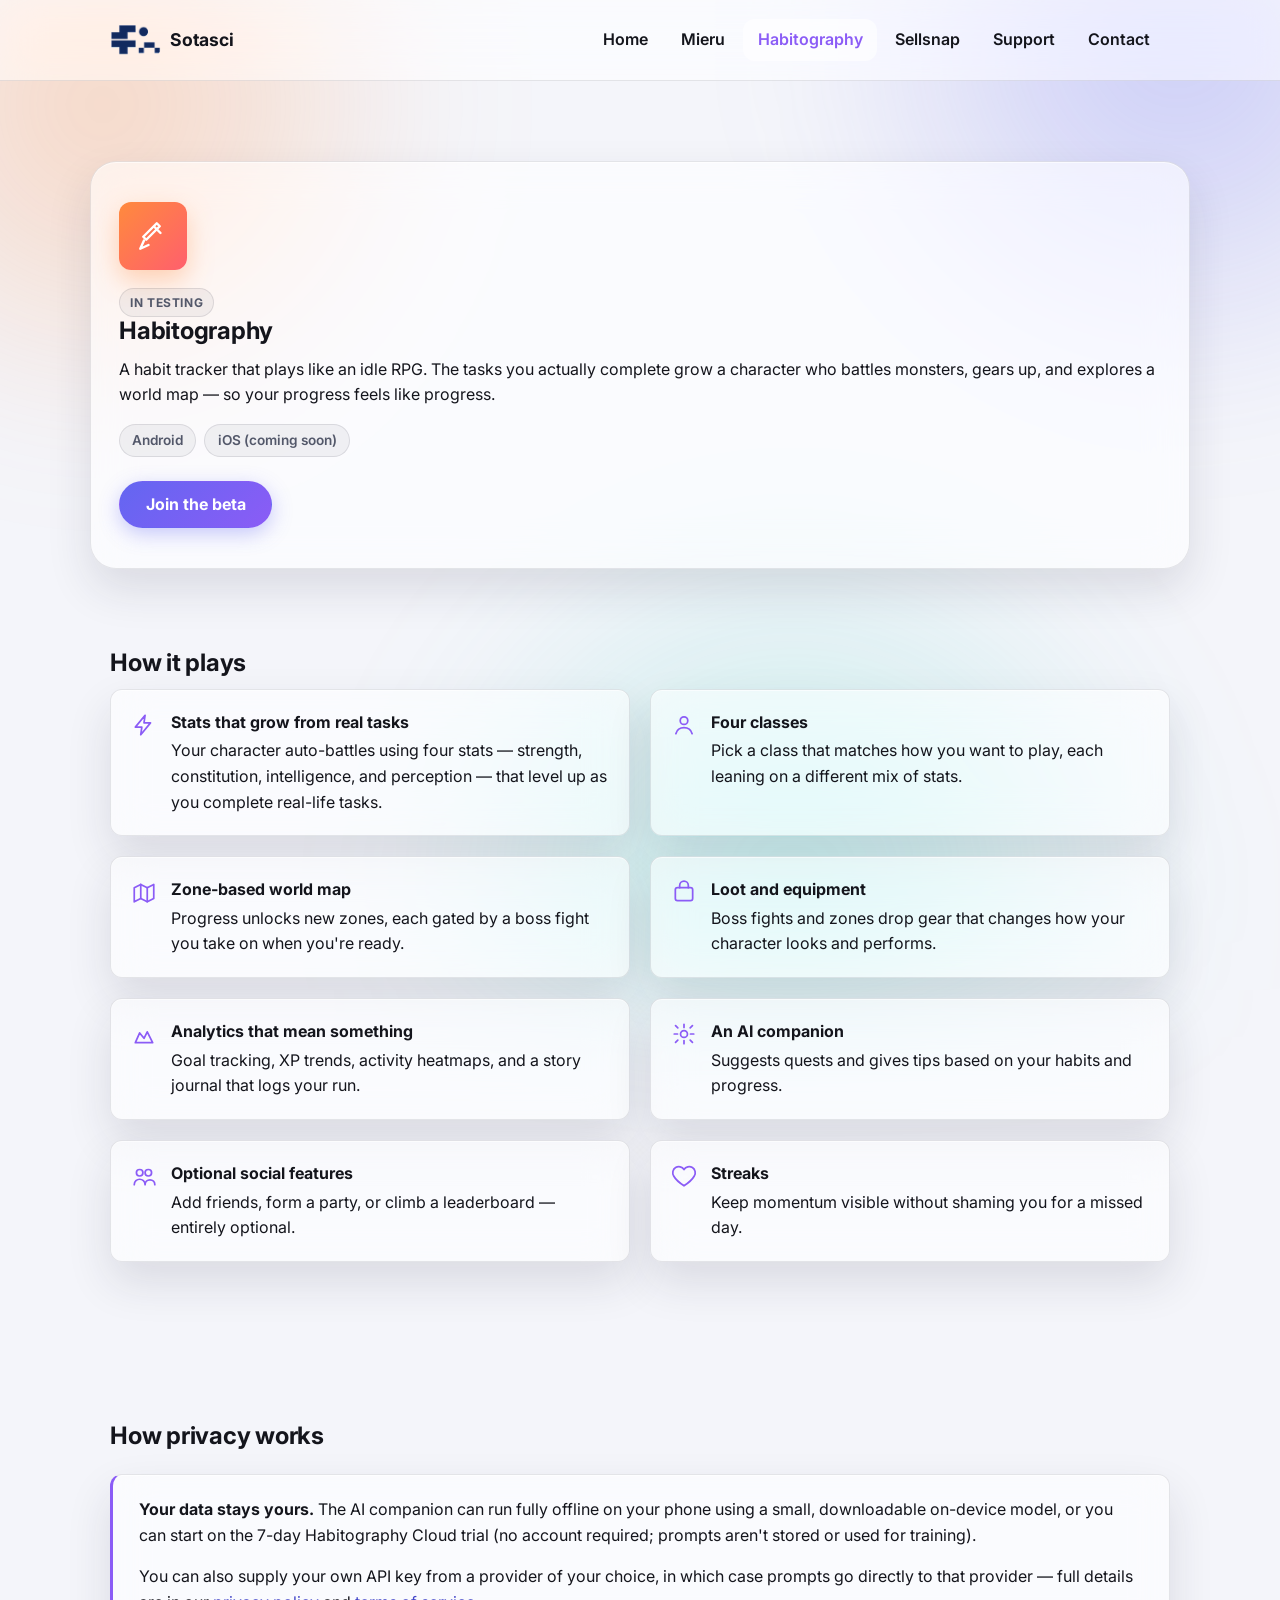
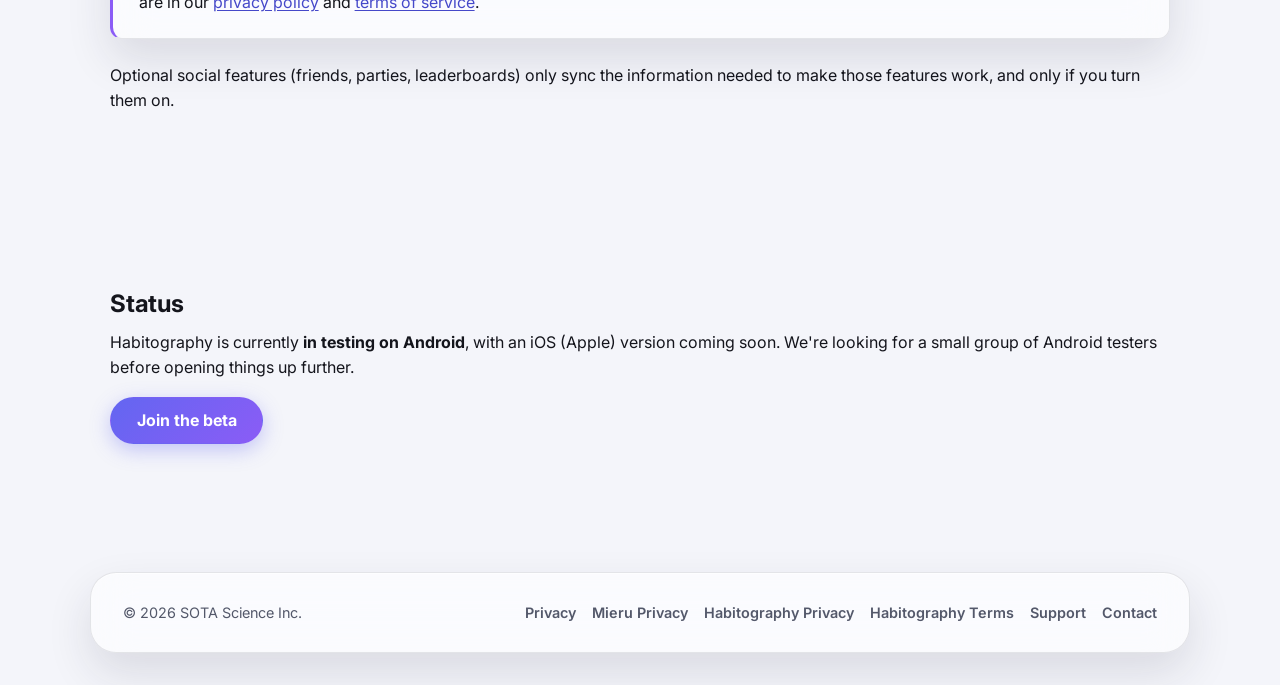
<file: habitography.html>
<!DOCTYPE html>
<html lang="en">
<head>
<meta charset="UTF-8">
<meta name="viewport" content="width=device-width, initial-scale=1.0">
<title>Habitography — habit tracker RPG | Sotasci</title>
<meta name="description" content="Habitography turns your real-life habits into an idle RPG: stats, classes, a zone-based world map, loot, and an AI companion that can run fully on your device.">
<link rel="icon" href="logo.png" type="image/png">
<link rel="preconnect" href="https://fonts.googleapis.com">
<link rel="preconnect" href="https://fonts.gstatic.com" crossorigin>
<link href="https://fonts.googleapis.com/css2?family=Inter:wght@400;600;700;800&display=swap" rel="stylesheet">
<link rel="stylesheet" href="style.css">
</head>
<body>
<a class="skip-link" href="#main">Skip to content</a>

<header class="site-header">
  <div class="wrap">
    <a class="brand" href="index.html">
      <img src="logo.png" alt="" width="32" height="32">
      <span>Sotasci</span>
    </a>
    <button class="nav-toggle" id="nav-toggle" aria-expanded="false" aria-controls="site-nav">
      <svg class="icon-open" width="20" height="20" viewBox="0 0 24 24" fill="none" stroke="currentColor" stroke-width="2" stroke-linecap="round" aria-hidden="true"><path d="M3 6h18M3 12h18M3 18h18"/></svg>
      <svg class="icon-close" width="20" height="20" viewBox="0 0 24 24" fill="none" stroke="currentColor" stroke-width="2" stroke-linecap="round" aria-hidden="true"><path d="M6 6l12 12M18 6L6 18"/></svg>
      <span>Menu</span>
    </button>
    <nav class="site-nav" id="site-nav" aria-label="Primary">
      <ul>
        <li><a href="index.html">Home</a></li>
        <li><a href="mieru.html">Mieru</a></li>
        <li><a href="habitography.html" aria-current="page">Habitography</a></li>
        <li><a href="sellsnap.html">Sellsnap</a></li>
        <li><a href="support.html">Support</a></li>
        <li><a href="contact.html">Contact</a></li>
      </ul>
    </nav>
  </div>
</header>

<main id="main">

  <section class="product-hero">
    <div class="wrap">
      <div class="icon-badge icon-badge-ember">
        <svg viewBox="0 0 24 24" fill="none" stroke="currentColor" stroke-width="1.6" stroke-linecap="round" stroke-linejoin="round" aria-hidden="true">
          <path d="M14.5 3.5l-9 9 2 2 9-9-2-2z"/>
          <path d="M6 15l-2.5 5.5L9 18"/>
          <path d="M13 6l4 4"/>
        </svg>
      </div>
      <span class="status-pill">In testing</span>
      <h1>Habitography</h1>
      <p class="lede">A habit tracker that plays like an idle RPG. The tasks you actually complete grow a character who battles monsters, gears up, and explores a world map — so your progress feels like progress.</p>
      <ul class="platform-tags">
        <li>Android</li>
        <li>iOS (coming soon)</li>
      </ul>
      <div class="btn-row" style="margin-top: 1.5rem;">
        <a class="btn btn-primary" href="contact.html?subject=Habitography%20beta">Join the beta</a>
      </div>
    </div>
  </section>

  <section class="section">
    <div class="wrap">
      <h2>How it plays</h2>
      <ul class="feature-list">
        <li>
          <svg class="icon" viewBox="0 0 24 24" fill="none" stroke="currentColor" stroke-width="1.6" stroke-linecap="round" stroke-linejoin="round" aria-hidden="true"><path d="M13 3L4 14h6l-1 7 9-11h-6l1-7z"/></svg>
          <div>
            <strong>Stats that grow from real tasks</strong>
            Your character auto-battles using four stats — strength, constitution, intelligence, and perception — that level up as you complete real-life tasks.
          </div>
        </li>
        <li>
          <svg class="icon" viewBox="0 0 24 24" fill="none" stroke="currentColor" stroke-width="1.6" stroke-linecap="round" stroke-linejoin="round" aria-hidden="true"><circle cx="12" cy="8" r="3.5"/><path d="M4.5 20c1-3.5 4-5.5 7.5-5.5S18.5 16.5 19.5 20"/></svg>
          <div>
            <strong>Four classes</strong>
            Pick a class that matches how you want to play, each leaning on a different mix of stats.
          </div>
        </li>
        <li>
          <svg class="icon" viewBox="0 0 24 24" fill="none" stroke="currentColor" stroke-width="1.6" stroke-linecap="round" stroke-linejoin="round" aria-hidden="true"><path d="M3 8l6-3 6 3 6-3v13l-6 3-6-3-6 3V8z"/><path d="M9 5v13M15 8v13"/></svg>
          <div>
            <strong>Zone-based world map</strong>
            Progress unlocks new zones, each gated by a boss fight you take on when you're ready.
          </div>
        </li>
        <li>
          <svg class="icon" viewBox="0 0 24 24" fill="none" stroke="currentColor" stroke-width="1.6" stroke-linecap="round" stroke-linejoin="round" aria-hidden="true"><rect x="4" y="8" width="16" height="12" rx="2"/><path d="M8 8V6a4 4 0 0 1 8 0v2"/></svg>
          <div>
            <strong>Loot and equipment</strong>
            Boss fights and zones drop gear that changes how your character looks and performs.
          </div>
        </li>
        <li>
          <svg class="icon" viewBox="0 0 24 24" fill="none" stroke="currentColor" stroke-width="1.6" stroke-linecap="round" stroke-linejoin="round" aria-hidden="true"><path d="M4 20l4-9 4 5 3-6 5 10H4z"/></svg>
          <div>
            <strong>Analytics that mean something</strong>
            Goal tracking, XP trends, activity heatmaps, and a story journal that logs your run.
          </div>
        </li>
        <li>
          <svg class="icon" viewBox="0 0 24 24" fill="none" stroke="currentColor" stroke-width="1.6" stroke-linecap="round" stroke-linejoin="round" aria-hidden="true"><path d="M12 3v3M12 18v3M4.2 4.2l2.1 2.1M17.7 17.7l2.1 2.1M3 12h3M18 12h3M4.2 19.8l2.1-2.1M17.7 6.3l2.1-2.1"/><circle cx="12" cy="12" r="3.2"/></svg>
          <div>
            <strong>An AI companion</strong>
            Suggests quests and gives tips based on your habits and progress.
          </div>
        </li>
        <li>
          <svg class="icon" viewBox="0 0 24 24" fill="none" stroke="currentColor" stroke-width="1.6" stroke-linecap="round" stroke-linejoin="round" aria-hidden="true"><circle cx="8" cy="9" r="3"/><circle cx="16" cy="9" r="3"/><path d="M3 20c0-3 2.5-5 5-5s5 2 5 5M13 20c0-2.5 2-4.5 4.5-4.5S22 17.5 22 20"/></svg>
          <div>
            <strong>Optional social features</strong>
            Add friends, form a party, or climb a leaderboard — entirely optional.
          </div>
        </li>
        <li>
          <svg class="icon" viewBox="0 0 24 24" fill="none" stroke="currentColor" stroke-width="1.6" stroke-linecap="round" stroke-linejoin="round" aria-hidden="true"><path d="M12 21s-7-4.5-9.5-9A5.5 5.5 0 0 1 12 6a5.5 5.5 0 0 1 9.5 6c-2.5 4.5-9.5 9-9.5 9z"/></svg>
          <div>
            <strong>Streaks</strong>
            Keep momentum visible without shaming you for a missed day.
          </div>
        </li>
      </ul>
    </div>
  </section>

  <section class="section section-alt">
    <div class="wrap">
      <h2>How privacy works</h2>
      <div class="callout">
        <p><strong>Your data stays yours.</strong> The AI companion can run fully offline on your phone using a small, downloadable on-device model, or you can start on the 7-day Habitography Cloud trial (no account required; prompts aren't stored or used for training).</p>
        <p class="mb-0">You can also supply your own API key from a provider of your choice, in which case prompts go directly to that provider — full details are in our <a href="habitography-privacy.html">privacy policy</a> and <a href="habitography-terms.html">terms of service</a>.</p>
      </div>
      <p>Optional social features (friends, parties, leaderboards) only sync the information needed to make those features work, and only if you turn them on.</p>
    </div>
  </section>

  <section class="section">
    <div class="wrap">
      <h2>Status</h2>
      <p>Habitography is currently <strong>in testing on Android</strong>, with an iOS (Apple) version coming soon. We're looking for a small group of Android testers before opening things up further.</p>
      <div class="btn-row">
        <a class="btn btn-primary" href="contact.html?subject=Habitography%20beta">Join the beta</a>
      </div>
    </div>
  </section>

</main>

<footer class="site-footer">
  <div class="wrap">
    <p class="mb-0">© 2026 SOTA Science Inc.</p>
    <ul class="footer-links">
      <li><a href="privacy.html">Privacy</a></li>
      <li><a href="mieru-privacy.html">Mieru Privacy</a></li>
      <li><a href="habitography-privacy.html">Habitography Privacy</a></li>
      <li><a href="habitography-terms.html">Habitography Terms</a></li>
      <li><a href="support.html">Support</a></li>
      <li><a href="contact.html">Contact</a></li>
    </ul>
  </div>
</footer>

<script src="script.js"></script>
</body>
</html>
</file>
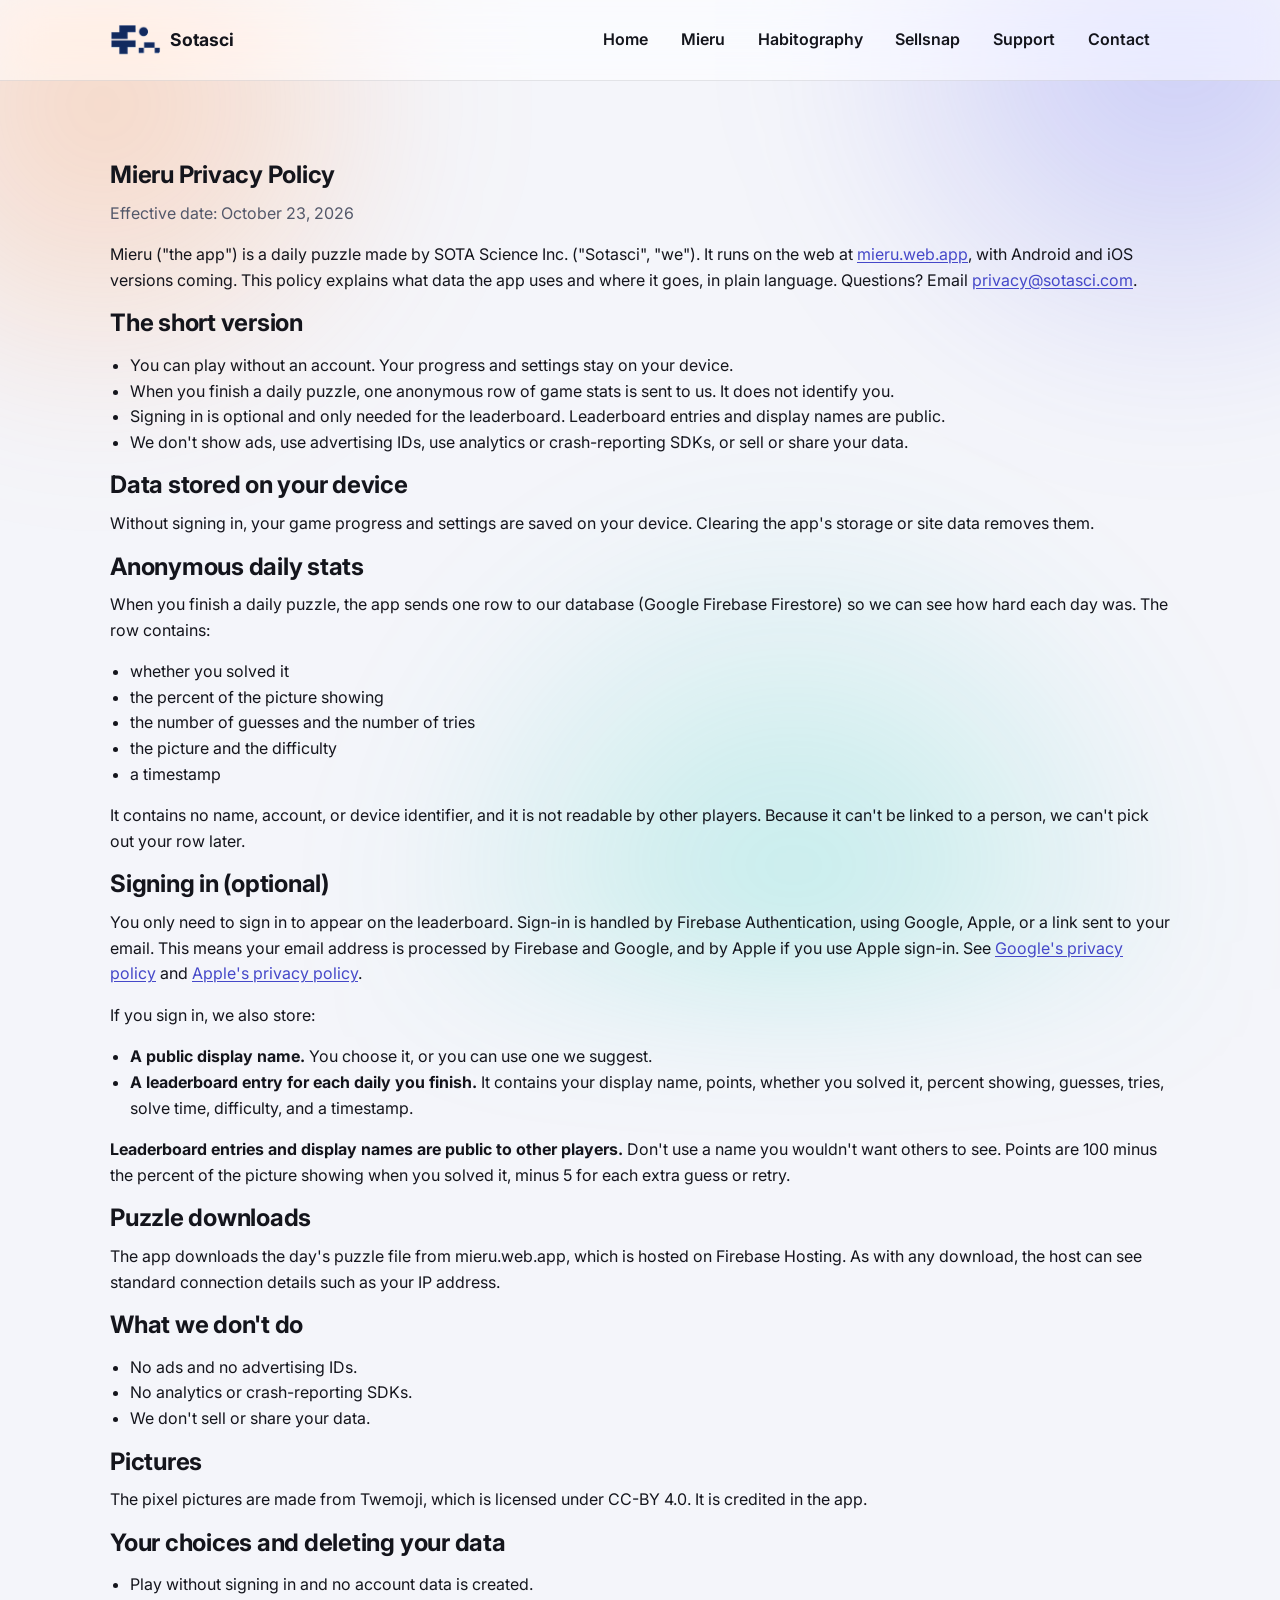
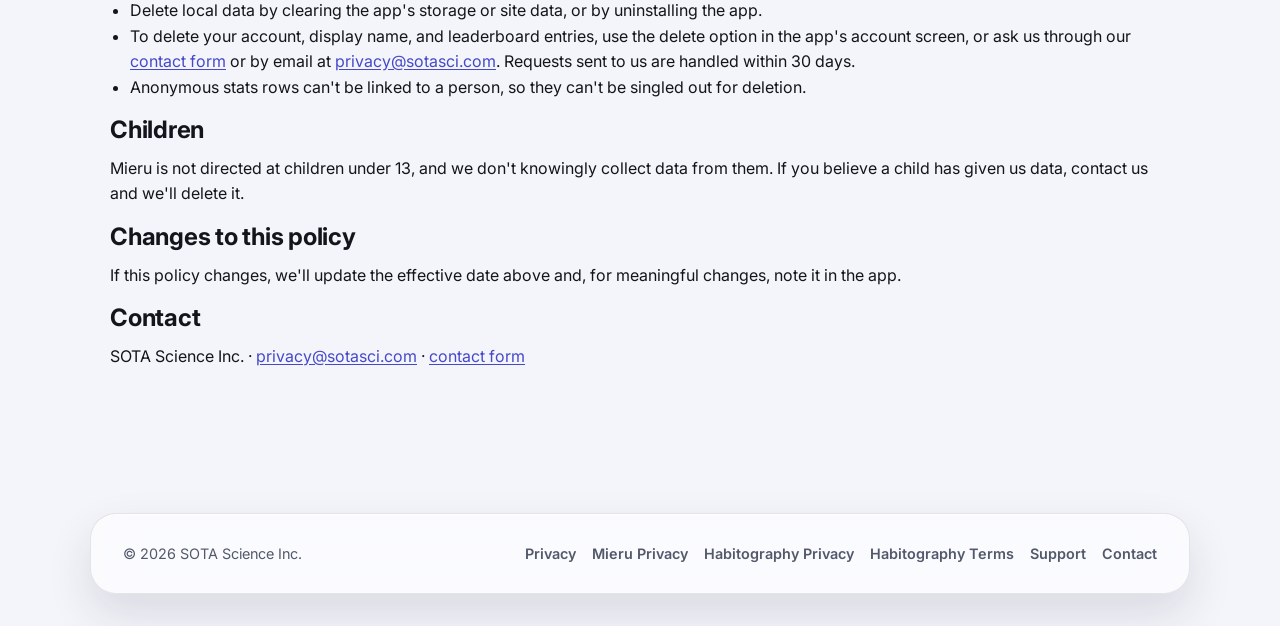
<file: mieru-privacy.html>
<!DOCTYPE html>
<html lang="en">
<head>
<meta charset="UTF-8">
<meta name="viewport" content="width=device-width, initial-scale=1.0">
<title>Mieru Privacy Policy | Sotasci</title>
<meta name="description" content="Privacy policy for the Mieru game.">
<link rel="icon" href="logo.png" type="image/png">
<link rel="preconnect" href="https://fonts.googleapis.com">
<link rel="preconnect" href="https://fonts.gstatic.com" crossorigin>
<link href="https://fonts.googleapis.com/css2?family=Inter:wght@400;600;700;800&display=swap" rel="stylesheet">
<link rel="stylesheet" href="style.css">
</head>
<body>
<a class="skip-link" href="#main">Skip to content</a>

<header class="site-header">
  <div class="wrap">
    <a class="brand" href="index.html">
      <img src="logo.png" alt="" width="32" height="32">
      <span>Sotasci</span>
    </a>
    <button class="nav-toggle" id="nav-toggle" aria-expanded="false" aria-controls="site-nav">
      <svg class="icon-open" width="20" height="20" viewBox="0 0 24 24" fill="none" stroke="currentColor" stroke-width="2" stroke-linecap="round" aria-hidden="true"><path d="M3 6h18M3 12h18M3 18h18"/></svg>
      <svg class="icon-close" width="20" height="20" viewBox="0 0 24 24" fill="none" stroke="currentColor" stroke-width="2" stroke-linecap="round" aria-hidden="true"><path d="M6 6l12 12M18 6L6 18"/></svg>
      <span>Menu</span>
    </button>
    <nav class="site-nav" id="site-nav" aria-label="Primary">
      <ul>
        <li><a href="index.html">Home</a></li>
        <li><a href="mieru.html">Mieru</a></li>
        <li><a href="habitography.html">Habitography</a></li>
        <li><a href="sellsnap.html">Sellsnap</a></li>
        <li><a href="support.html">Support</a></li>
        <li><a href="contact.html">Contact</a></li>
      </ul>
    </nav>
  </div>
</header>

<main id="main">
  <section class="section">
    <div class="wrap">
      <h1>Mieru Privacy Policy</h1>
      <p class="text-muted">Effective date: October 23, 2026</p>
      <p>Mieru ("the app") is a daily puzzle made by SOTA Science Inc. ("Sotasci", "we"). It runs on the web at <a href="https://mieru.web.app" target="_blank" rel="noopener">mieru.web.app</a>, with Android and iOS versions coming. This policy explains what data the app uses and where it goes, in plain language. Questions? Email <a href="mailto:privacy@sotasci.com">privacy@sotasci.com</a>.</p>

      <h2>The short version</h2>
      <ul>
        <li>You can play without an account. Your progress and settings stay on your device.</li>
        <li>When you finish a daily puzzle, one anonymous row of game stats is sent to us. It does not identify you.</li>
        <li>Signing in is optional and only needed for the leaderboard. Leaderboard entries and display names are public.</li>
        <li>We don't show ads, use advertising IDs, use analytics or crash-reporting SDKs, or sell or share your data.</li>
      </ul>

      <h2>Data stored on your device</h2>
      <p>Without signing in, your game progress and settings are saved on your device. Clearing the app's storage or site data removes them.</p>

      <h2>Anonymous daily stats</h2>
      <p>When you finish a daily puzzle, the app sends one row to our database (Google Firebase Firestore) so we can see how hard each day was. The row contains:</p>
      <ul>
        <li>whether you solved it</li>
        <li>the percent of the picture showing</li>
        <li>the number of guesses and the number of tries</li>
        <li>the picture and the difficulty</li>
        <li>a timestamp</li>
      </ul>
      <p>It contains no name, account, or device identifier, and it is not readable by other players. Because it can't be linked to a person, we can't pick out your row later.</p>

      <h2>Signing in (optional)</h2>
      <p>You only need to sign in to appear on the leaderboard. Sign-in is handled by Firebase Authentication, using Google, Apple, or a link sent to your email. This means your email address is processed by Firebase and Google, and by Apple if you use Apple sign-in. See <a href="https://policies.google.com/privacy" target="_blank" rel="noopener">Google's privacy policy</a> and <a href="https://www.apple.com/legal/privacy/" target="_blank" rel="noopener">Apple's privacy policy</a>.</p>
      <p>If you sign in, we also store:</p>
      <ul>
        <li><strong>A public display name.</strong> You choose it, or you can use one we suggest.</li>
        <li><strong>A leaderboard entry for each daily you finish.</strong> It contains your display name, points, whether you solved it, percent showing, guesses, tries, solve time, difficulty, and a timestamp.</li>
      </ul>
      <p><strong>Leaderboard entries and display names are public to other players.</strong> Don't use a name you wouldn't want others to see. Points are 100 minus the percent of the picture showing when you solved it, minus 5 for each extra guess or retry.</p>

      <h2>Puzzle downloads</h2>
      <p>The app downloads the day's puzzle file from mieru.web.app, which is hosted on Firebase Hosting. As with any download, the host can see standard connection details such as your IP address.</p>

      <h2>What we don't do</h2>
      <ul>
        <li>No ads and no advertising IDs.</li>
        <li>No analytics or crash-reporting SDKs.</li>
        <li>We don't sell or share your data.</li>
      </ul>

      <h2>Pictures</h2>
      <p>The pixel pictures are made from Twemoji, which is licensed under CC-BY 4.0. It is credited in the app.</p>

      <h2>Your choices and deleting your data</h2>
      <ul>
        <li>Play without signing in and no account data is created.</li>
        <li>Delete local data by clearing the app's storage or site data, or by uninstalling the app.</li>
        <li>To delete your account, display name, and leaderboard entries, use the delete option in the app's account screen, or ask us through our <a href="contact.html?subject=Mieru%20account%20deletion">contact form</a> or by email at <a href="mailto:privacy@sotasci.com">privacy@sotasci.com</a>. Requests sent to us are handled within 30 days.</li>
        <li>Anonymous stats rows can't be linked to a person, so they can't be singled out for deletion.</li>
      </ul>

      <h2>Children</h2>
      <p>Mieru is not directed at children under 13, and we don't knowingly collect data from them. If you believe a child has given us data, contact us and we'll delete it.</p>

      <h2>Changes to this policy</h2>
      <p>If this policy changes, we'll update the effective date above and, for meaningful changes, note it in the app.</p>

      <h2>Contact</h2>
      <p>SOTA Science Inc. &middot; <a href="mailto:privacy@sotasci.com">privacy@sotasci.com</a> &middot; <a href="contact.html">contact form</a></p>
    </div>
  </section>
</main>

<footer class="site-footer">
  <div class="wrap">
    <p class="mb-0">© 2026 SOTA Science Inc.</p>
    <ul class="footer-links">
      <li><a href="privacy.html">Privacy</a></li>
      <li><a href="mieru-privacy.html">Mieru Privacy</a></li>
      <li><a href="habitography-privacy.html">Habitography Privacy</a></li>
      <li><a href="habitography-terms.html">Habitography Terms</a></li>
      <li><a href="support.html">Support</a></li>
      <li><a href="contact.html">Contact</a></li>
    </ul>
  </div>
</footer>

<script src="script.js"></script>
</body>
</html>
</file>
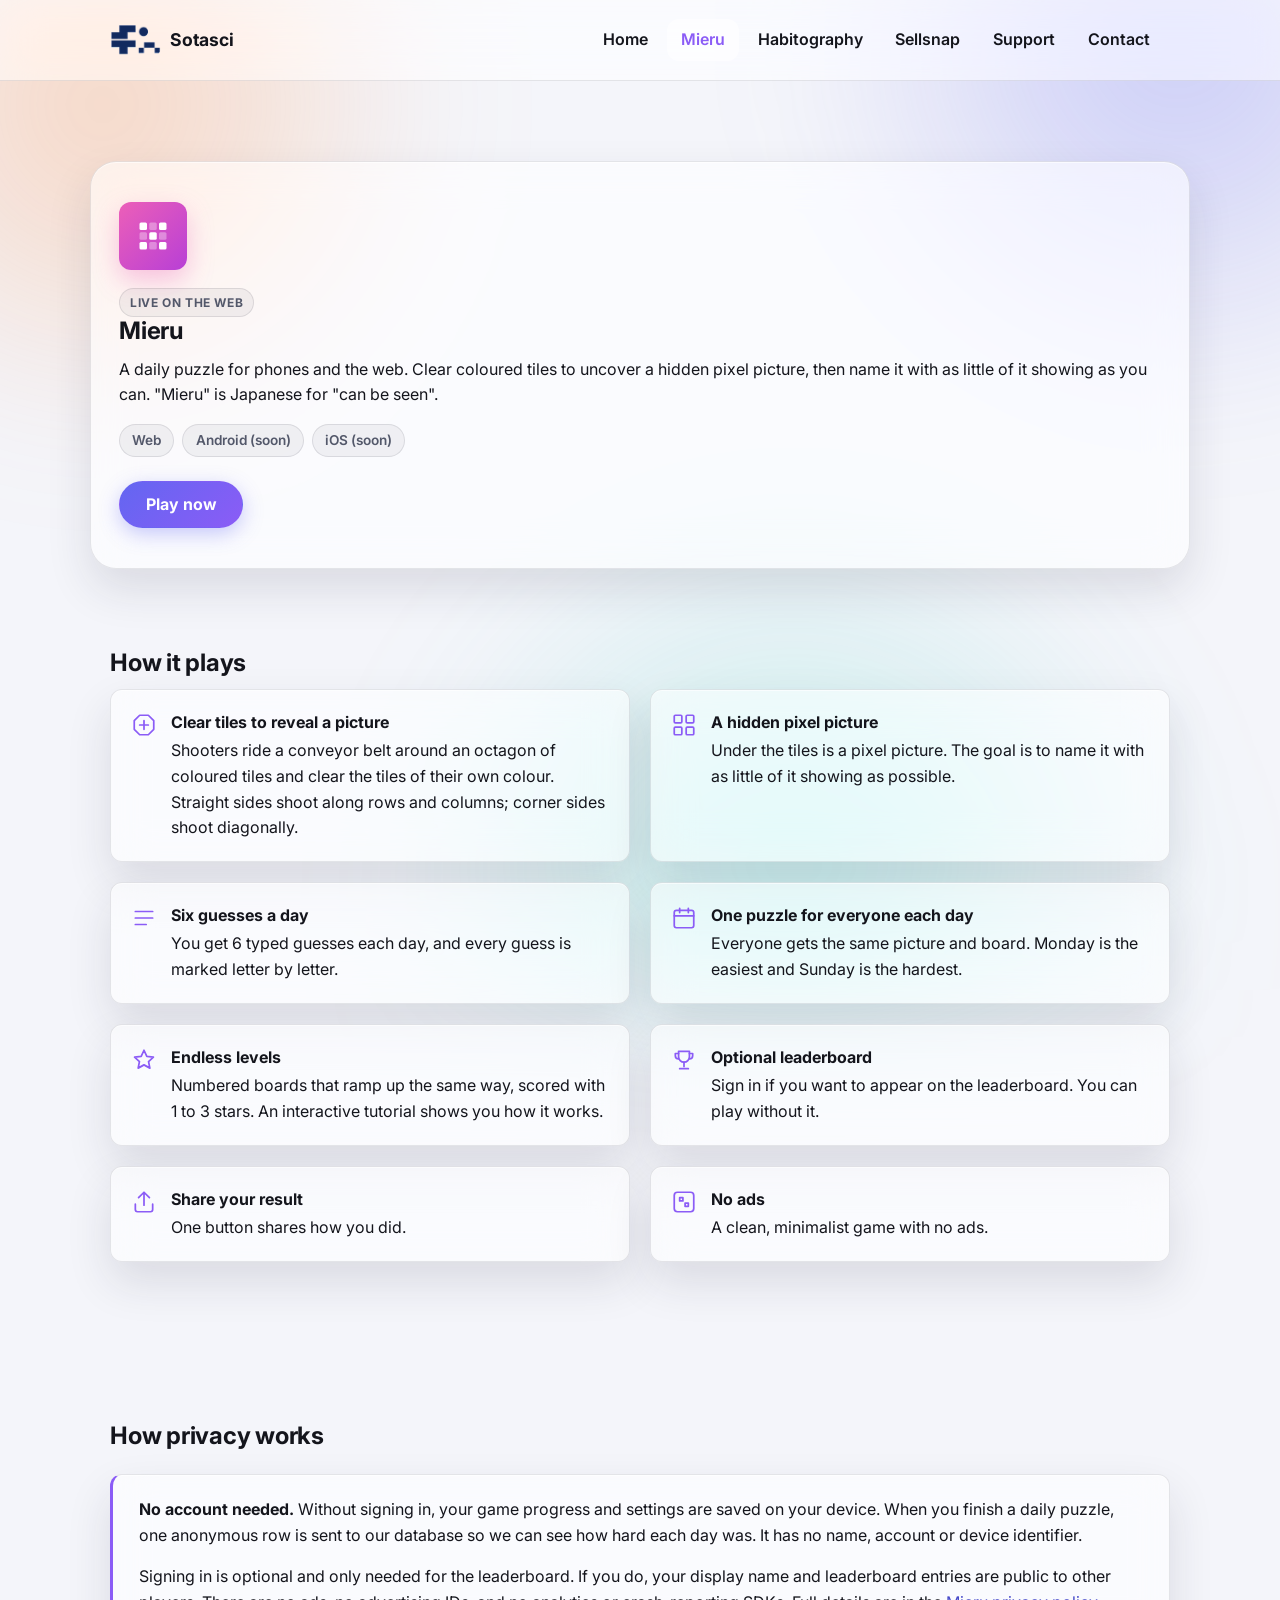
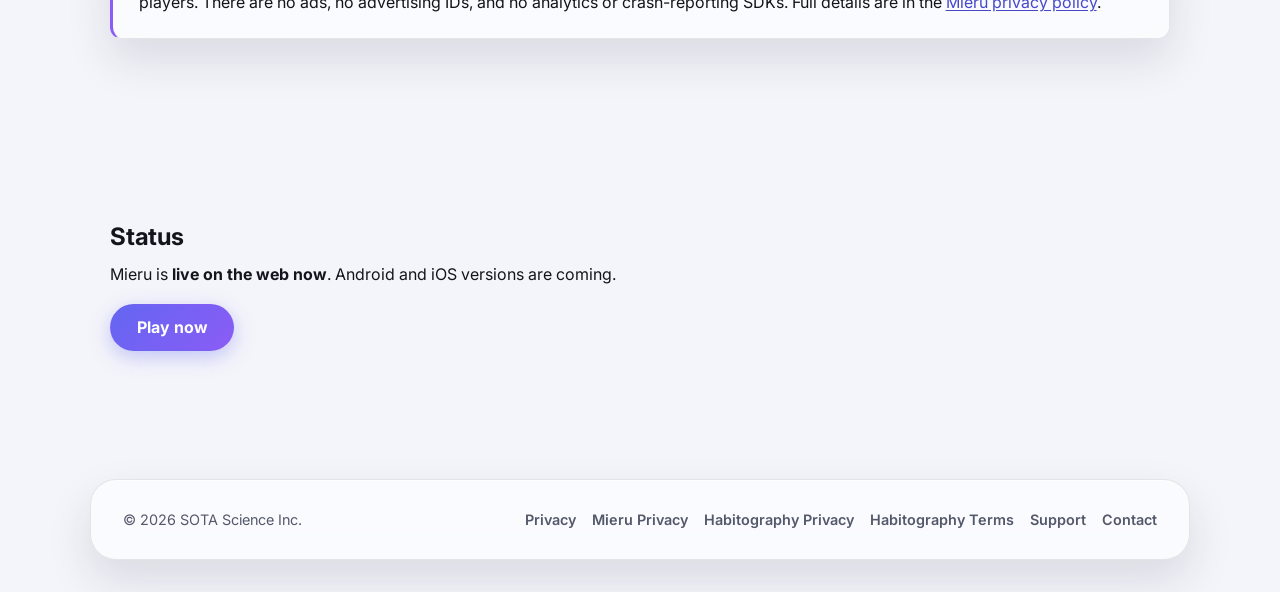
<file: mieru.html>
<!DOCTYPE html>
<html lang="en">
<head>
<meta charset="UTF-8">
<meta name="viewport" content="width=device-width, initial-scale=1.0">
<title>Mieru — a daily picture puzzle | Sotasci</title>
<meta name="description" content="Mieru is a daily puzzle for phones and the web. Clear coloured tiles to uncover a hidden pixel picture, and name it with as little showing as possible.">
<link rel="icon" href="logo.png" type="image/png">
<link rel="preconnect" href="https://fonts.googleapis.com">
<link rel="preconnect" href="https://fonts.gstatic.com" crossorigin>
<link href="https://fonts.googleapis.com/css2?family=Inter:wght@400;600;700;800&display=swap" rel="stylesheet">
<link rel="stylesheet" href="style.css">
</head>
<body>
<a class="skip-link" href="#main">Skip to content</a>

<header class="site-header">
  <div class="wrap">
    <a class="brand" href="index.html">
      <img src="logo.png" alt="" width="32" height="32">
      <span>Sotasci</span>
    </a>
    <button class="nav-toggle" id="nav-toggle" aria-expanded="false" aria-controls="site-nav">
      <svg class="icon-open" width="20" height="20" viewBox="0 0 24 24" fill="none" stroke="currentColor" stroke-width="2" stroke-linecap="round" aria-hidden="true"><path d="M3 6h18M3 12h18M3 18h18"/></svg>
      <svg class="icon-close" width="20" height="20" viewBox="0 0 24 24" fill="none" stroke="currentColor" stroke-width="2" stroke-linecap="round" aria-hidden="true"><path d="M6 6l12 12M18 6L6 18"/></svg>
      <span>Menu</span>
    </button>
    <nav class="site-nav" id="site-nav" aria-label="Primary">
      <ul>
        <li><a href="index.html">Home</a></li>
        <li><a href="mieru.html" aria-current="page">Mieru</a></li>
        <li><a href="habitography.html">Habitography</a></li>
        <li><a href="sellsnap.html">Sellsnap</a></li>
        <li><a href="support.html">Support</a></li>
        <li><a href="contact.html">Contact</a></li>
      </ul>
    </nav>
  </div>
</header>

<main id="main">

  <section class="product-hero">
    <div class="wrap">
      <div class="icon-badge icon-badge-pixel">
        <svg viewBox="0 0 24 24" fill="none" stroke="currentColor" stroke-width="1.6" stroke-linecap="round" stroke-linejoin="round" aria-hidden="true">
          <rect x="3" y="3" width="5" height="5" rx="1" fill="currentColor" stroke="none"/>
          <rect x="9.5" y="3" width="5" height="5" rx="1" fill="currentColor" stroke="none" opacity="0.35"/>
          <rect x="16" y="3" width="5" height="5" rx="1" fill="currentColor" stroke="none"/>
          <rect x="3" y="9.5" width="5" height="5" rx="1" fill="currentColor" stroke="none" opacity="0.35"/>
          <rect x="9.5" y="9.5" width="5" height="5" rx="1" fill="currentColor" stroke="none"/>
          <rect x="16" y="9.5" width="5" height="5" rx="1" fill="currentColor" stroke="none" opacity="0.35"/>
          <rect x="3" y="16" width="5" height="5" rx="1" fill="currentColor" stroke="none"/>
          <rect x="9.5" y="16" width="5" height="5" rx="1" fill="currentColor" stroke="none" opacity="0.35"/>
          <rect x="16" y="16" width="5" height="5" rx="1" fill="currentColor" stroke="none"/>
        </svg>
      </div>
      <span class="status-pill">Live on the web</span>
      <h1>Mieru</h1>
      <p class="lede">A daily puzzle for phones and the web. Clear coloured tiles to uncover a hidden pixel picture, then name it with as little of it showing as you can. "Mieru" is Japanese for "can be seen".</p>
      <ul class="platform-tags">
        <li>Web</li>
        <li>Android (soon)</li>
        <li>iOS (soon)</li>
      </ul>
      <div class="btn-row" style="margin-top: 1.5rem;">
        <a class="btn btn-primary" href="https://mieru.web.app" target="_blank" rel="noopener">Play now</a>
      </div>
    </div>
  </section>

  <section class="section">
    <div class="wrap">
      <h2>How it plays</h2>
      <ul class="feature-list">
        <li>
          <svg class="icon" viewBox="0 0 24 24" fill="none" stroke="currentColor" stroke-width="1.6" stroke-linecap="round" stroke-linejoin="round" aria-hidden="true"><path d="M8 3h8l5 5v8l-5 5H8l-5-5V8l5-5z"/><path d="M12 8v8M8 12h8"/></svg>
          <div>
            <strong>Clear tiles to reveal a picture</strong>
            Shooters ride a conveyor belt around an octagon of coloured tiles and clear the tiles of their own colour. Straight sides shoot along rows and columns; corner sides shoot diagonally.
          </div>
        </li>
        <li>
          <svg class="icon" viewBox="0 0 24 24" fill="none" stroke="currentColor" stroke-width="1.6" stroke-linecap="round" stroke-linejoin="round" aria-hidden="true"><rect x="3" y="3" width="7" height="7" rx="1"/><rect x="14" y="3" width="7" height="7" rx="1"/><rect x="3" y="14" width="7" height="7" rx="1"/><rect x="14" y="14" width="7" height="7" rx="1"/></svg>
          <div>
            <strong>A hidden pixel picture</strong>
            Under the tiles is a pixel picture. The goal is to name it with as little of it showing as possible.
          </div>
        </li>
        <li>
          <svg class="icon" viewBox="0 0 24 24" fill="none" stroke="currentColor" stroke-width="1.6" stroke-linecap="round" stroke-linejoin="round" aria-hidden="true"><path d="M4 6h16M4 12h16M4 18h10"/></svg>
          <div>
            <strong>Six guesses a day</strong>
            You get 6 typed guesses each day, and every guess is marked letter by letter.
          </div>
        </li>
        <li>
          <svg class="icon" viewBox="0 0 24 24" fill="none" stroke="currentColor" stroke-width="1.6" stroke-linecap="round" stroke-linejoin="round" aria-hidden="true"><rect x="3" y="5" width="18" height="16" rx="2"/><path d="M3 10h18M8 3v4M16 3v4"/></svg>
          <div>
            <strong>One puzzle for everyone each day</strong>
            Everyone gets the same picture and board. Monday is the easiest and Sunday is the hardest.
          </div>
        </li>
        <li>
          <svg class="icon" viewBox="0 0 24 24" fill="none" stroke="currentColor" stroke-width="1.6" stroke-linecap="round" stroke-linejoin="round" aria-hidden="true"><path d="M12 3l2.6 5.6 6.1.7-4.5 4.2 1.2 6L12 16.5 6.6 19.5l1.2-6L3.3 9.3l6.1-.7L12 3z"/></svg>
          <div>
            <strong>Endless levels</strong>
            Numbered boards that ramp up the same way, scored with 1 to 3 stars. An interactive tutorial shows you how it works.
          </div>
        </li>
        <li>
          <svg class="icon" viewBox="0 0 24 24" fill="none" stroke="currentColor" stroke-width="1.6" stroke-linecap="round" stroke-linejoin="round" aria-hidden="true"><path d="M7 4h10v5a5 5 0 0 1-10 0V4z"/><path d="M7 6H4v2a3 3 0 0 0 3 3M17 6h3v2a3 3 0 0 1-3 3M12 14v4M8 20h8"/></svg>
          <div>
            <strong>Optional leaderboard</strong>
            Sign in if you want to appear on the leaderboard. You can play without it.
          </div>
        </li>
        <li>
          <svg class="icon" viewBox="0 0 24 24" fill="none" stroke="currentColor" stroke-width="1.6" stroke-linecap="round" stroke-linejoin="round" aria-hidden="true"><path d="M12 3v12M7 8l5-5 5 5"/><path d="M4 14v5a2 2 0 0 0 2 2h12a2 2 0 0 0 2-2v-5"/></svg>
          <div>
            <strong>Share your result</strong>
            One button shares how you did.
          </div>
        </li>
        <li>
          <svg class="icon" viewBox="0 0 24 24" fill="none" stroke="currentColor" stroke-width="1.6" stroke-linecap="round" stroke-linejoin="round" aria-hidden="true"><rect x="3" y="3" width="18" height="18" rx="3"/><path d="M8 8h3v3H8zM13 13h3v3h-3z"/></svg>
          <div>
            <strong>No ads</strong>
            A clean, minimalist game with no ads.
          </div>
        </li>
      </ul>
    </div>
  </section>

  <section class="section section-alt">
    <div class="wrap">
      <h2>How privacy works</h2>
      <div class="callout">
        <p><strong>No account needed.</strong> Without signing in, your game progress and settings are saved on your device. When you finish a daily puzzle, one anonymous row is sent to our database so we can see how hard each day was. It has no name, account or device identifier.</p>
        <p class="mb-0">Signing in is optional and only needed for the leaderboard. If you do, your display name and leaderboard entries are public to other players. There are no ads, no advertising IDs, and no analytics or crash-reporting SDKs. Full details are in the <a href="mieru-privacy.html">Mieru privacy policy</a>.</p>
      </div>
    </div>
  </section>

  <section class="section">
    <div class="wrap">
      <h2>Status</h2>
      <p>Mieru is <strong>live on the web now</strong>. Android and iOS versions are coming.</p>
      <div class="btn-row">
        <a class="btn btn-primary" href="https://mieru.web.app" target="_blank" rel="noopener">Play now</a>
      </div>
    </div>
  </section>

</main>

<footer class="site-footer">
  <div class="wrap">
    <p class="mb-0">© 2026 SOTA Science Inc.</p>
    <ul class="footer-links">
      <li><a href="privacy.html">Privacy</a></li>
      <li><a href="mieru-privacy.html">Mieru Privacy</a></li>
      <li><a href="habitography-privacy.html">Habitography Privacy</a></li>
      <li><a href="habitography-terms.html">Habitography Terms</a></li>
      <li><a href="support.html">Support</a></li>
      <li><a href="contact.html">Contact</a></li>
    </ul>
  </div>
</footer>

<script src="script.js"></script>
</body>
</html>
</file>
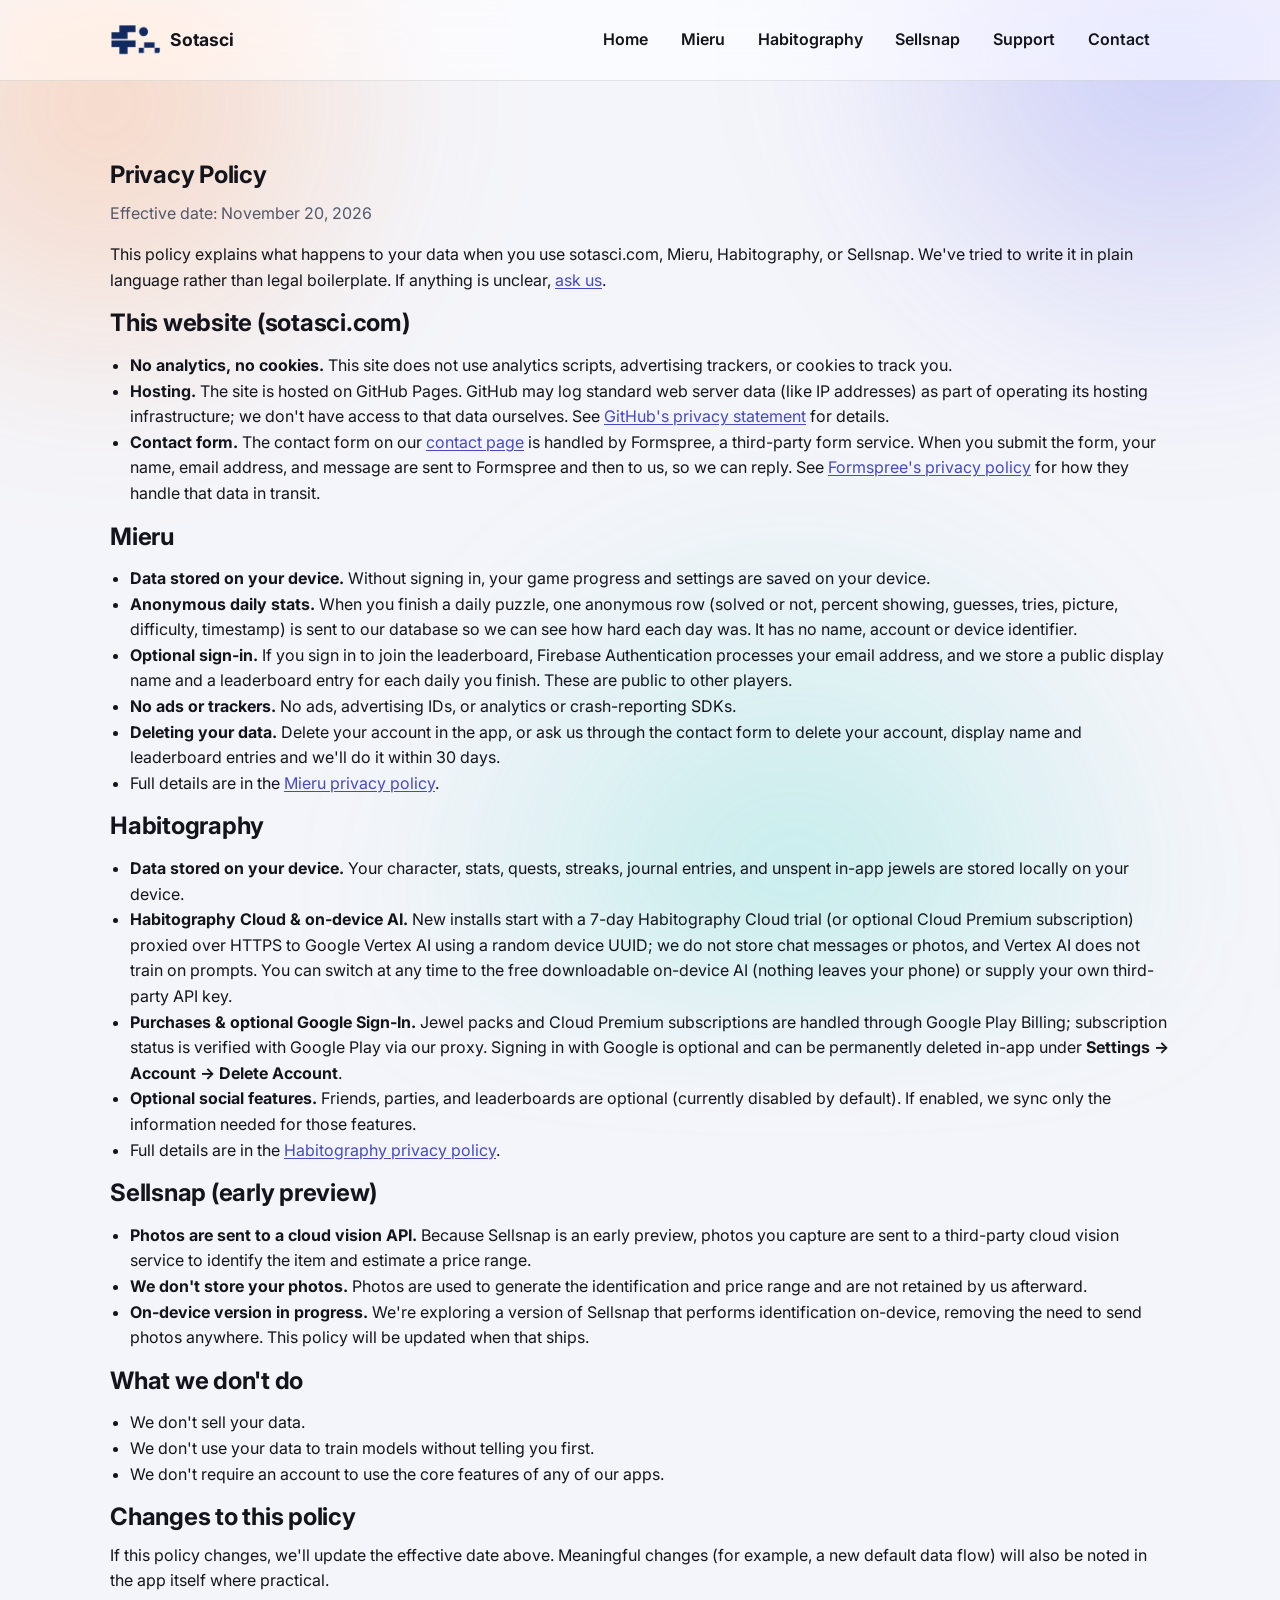
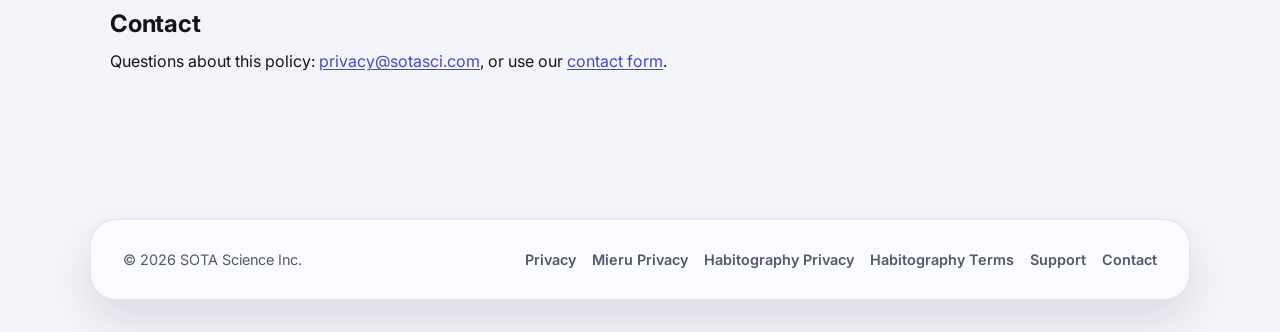
<file: privacy.html>
<!DOCTYPE html>
<html lang="en">
<head>
<meta charset="UTF-8">
<meta name="viewport" content="width=device-width, initial-scale=1.0">
<title>Privacy Policy | Sotasci</title>
<meta name="description" content="Sotasci's privacy policy for sotasci.com, Mieru, Habitography, and Sellsnap, in plain language.">
<link rel="icon" href="logo.png" type="image/png">
<link rel="preconnect" href="https://fonts.googleapis.com">
<link rel="preconnect" href="https://fonts.gstatic.com" crossorigin>
<link href="https://fonts.googleapis.com/css2?family=Inter:wght@400;600;700;800&display=swap" rel="stylesheet">
<link rel="stylesheet" href="style.css">
</head>
<body>
<a class="skip-link" href="#main">Skip to content</a>

<header class="site-header">
  <div class="wrap">
    <a class="brand" href="index.html">
      <img src="logo.png" alt="" width="32" height="32">
      <span>Sotasci</span>
    </a>
    <button class="nav-toggle" id="nav-toggle" aria-expanded="false" aria-controls="site-nav">
      <svg class="icon-open" width="20" height="20" viewBox="0 0 24 24" fill="none" stroke="currentColor" stroke-width="2" stroke-linecap="round" aria-hidden="true"><path d="M3 6h18M3 12h18M3 18h18"/></svg>
      <svg class="icon-close" width="20" height="20" viewBox="0 0 24 24" fill="none" stroke="currentColor" stroke-width="2" stroke-linecap="round" aria-hidden="true"><path d="M6 6l12 12M18 6L6 18"/></svg>
      <span>Menu</span>
    </button>
    <nav class="site-nav" id="site-nav" aria-label="Primary">
      <ul>
        <li><a href="index.html">Home</a></li>
        <li><a href="mieru.html">Mieru</a></li>
        <li><a href="habitography.html">Habitography</a></li>
        <li><a href="sellsnap.html">Sellsnap</a></li>
        <li><a href="support.html">Support</a></li>
        <li><a href="contact.html">Contact</a></li>
      </ul>
    </nav>
  </div>
</header>

<main id="main">
  <section class="section">
    <div class="wrap">
      <h1>Privacy Policy</h1>
      <p class="text-muted">Effective date: November 20, 2026</p>
      <p>This policy explains what happens to your data when you use sotasci.com, Mieru, Habitography, or Sellsnap. We've tried to write it in plain language rather than legal boilerplate. If anything is unclear, <a href="contact.html">ask us</a>.</p>

      <h2>This website (sotasci.com)</h2>
      <ul>
        <li><strong>No analytics, no cookies.</strong> This site does not use analytics scripts, advertising trackers, or cookies to track you.</li>
        <li><strong>Hosting.</strong> The site is hosted on GitHub Pages. GitHub may log standard web server data (like IP addresses) as part of operating its hosting infrastructure; we don't have access to that data ourselves. See <a href="https://docs.github.com/en/site-policy/privacy-policies/github-general-privacy-statement" target="_blank" rel="noopener">GitHub's privacy statement</a> for details.</li>
        <li><strong>Contact form.</strong> The contact form on our <a href="contact.html">contact page</a> is handled by Formspree, a third-party form service. When you submit the form, your name, email address, and message are sent to Formspree and then to us, so we can reply. See <a href="https://formspree.io/legal/privacy-policy/" target="_blank" rel="noopener">Formspree's privacy policy</a> for how they handle that data in transit.</li>
      </ul>

      <h2>Mieru</h2>
      <ul>
        <li><strong>Data stored on your device.</strong> Without signing in, your game progress and settings are saved on your device.</li>
        <li><strong>Anonymous daily stats.</strong> When you finish a daily puzzle, one anonymous row (solved or not, percent showing, guesses, tries, picture, difficulty, timestamp) is sent to our database so we can see how hard each day was. It has no name, account or device identifier.</li>
        <li><strong>Optional sign-in.</strong> If you sign in to join the leaderboard, Firebase Authentication processes your email address, and we store a public display name and a leaderboard entry for each daily you finish. These are public to other players.</li>
        <li><strong>No ads or trackers.</strong> No ads, advertising IDs, or analytics or crash-reporting SDKs.</li>
        <li><strong>Deleting your data.</strong> Delete your account in the app, or ask us through the contact form to delete your account, display name and leaderboard entries and we'll do it within 30 days.</li>
        <li>Full details are in the <a href="mieru-privacy.html">Mieru privacy policy</a>.</li>
      </ul>

      <h2>Habitography</h2>
      <ul>
        <li><strong>Data stored on your device.</strong> Your character, stats, quests, streaks, journal entries, and unspent in-app jewels are stored locally on your device.</li>
        <li><strong>Habitography Cloud &amp; on-device AI.</strong> New installs start with a 7-day Habitography Cloud trial (or optional Cloud Premium subscription) proxied over HTTPS to Google Vertex AI using a random device UUID; we do not store chat messages or photos, and Vertex AI does not train on prompts. You can switch at any time to the free downloadable on-device AI (nothing leaves your phone) or supply your own third-party API key.</li>
        <li><strong>Purchases &amp; optional Google Sign-In.</strong> Jewel packs and Cloud Premium subscriptions are handled through Google Play Billing; subscription status is verified with Google Play via our proxy. Signing in with Google is optional and can be permanently deleted in-app under <strong>Settings → Account → Delete Account</strong>.</li>
        <li><strong>Optional social features.</strong> Friends, parties, and leaderboards are optional (currently disabled by default). If enabled, we sync only the information needed for those features.</li>
        <li>Full details are in the <a href="habitography-privacy.html">Habitography privacy policy</a>.</li>
      </ul>

      <h2>Sellsnap (early preview)</h2>
      <ul>
        <li><strong>Photos are sent to a cloud vision API.</strong> Because Sellsnap is an early preview, photos you capture are sent to a third-party cloud vision service to identify the item and estimate a price range.</li>
        <li><strong>We don't store your photos.</strong> Photos are used to generate the identification and price range and are not retained by us afterward.</li>
        <li><strong>On-device version in progress.</strong> We're exploring a version of Sellsnap that performs identification on-device, removing the need to send photos anywhere. This policy will be updated when that ships.</li>
      </ul>

      <h2>What we don't do</h2>
      <ul>
        <li>We don't sell your data.</li>
        <li>We don't use your data to train models without telling you first.</li>
        <li>We don't require an account to use the core features of any of our apps.</li>
      </ul>

      <h2>Changes to this policy</h2>
      <p>If this policy changes, we'll update the effective date above. Meaningful changes (for example, a new default data flow) will also be noted in the app itself where practical.</p>

      <h2>Contact</h2>
      <!-- TODO: replace with real inbox before launch -->
      <p>Questions about this policy: <a href="mailto:privacy@sotasci.com">privacy@sotasci.com</a>, or use our <a href="contact.html">contact form</a>.</p>
    </div>
  </section>
</main>

<footer class="site-footer">
  <div class="wrap">
    <p class="mb-0">© 2026 SOTA Science Inc.</p>
    <ul class="footer-links">
      <li><a href="privacy.html">Privacy</a></li>
      <li><a href="mieru-privacy.html">Mieru Privacy</a></li>
      <li><a href="habitography-privacy.html">Habitography Privacy</a></li>
      <li><a href="habitography-terms.html">Habitography Terms</a></li>
      <li><a href="support.html">Support</a></li>
      <li><a href="contact.html">Contact</a></li>
    </ul>
  </div>
</footer>

<script src="script.js"></script>
</body>
</html>
</file>
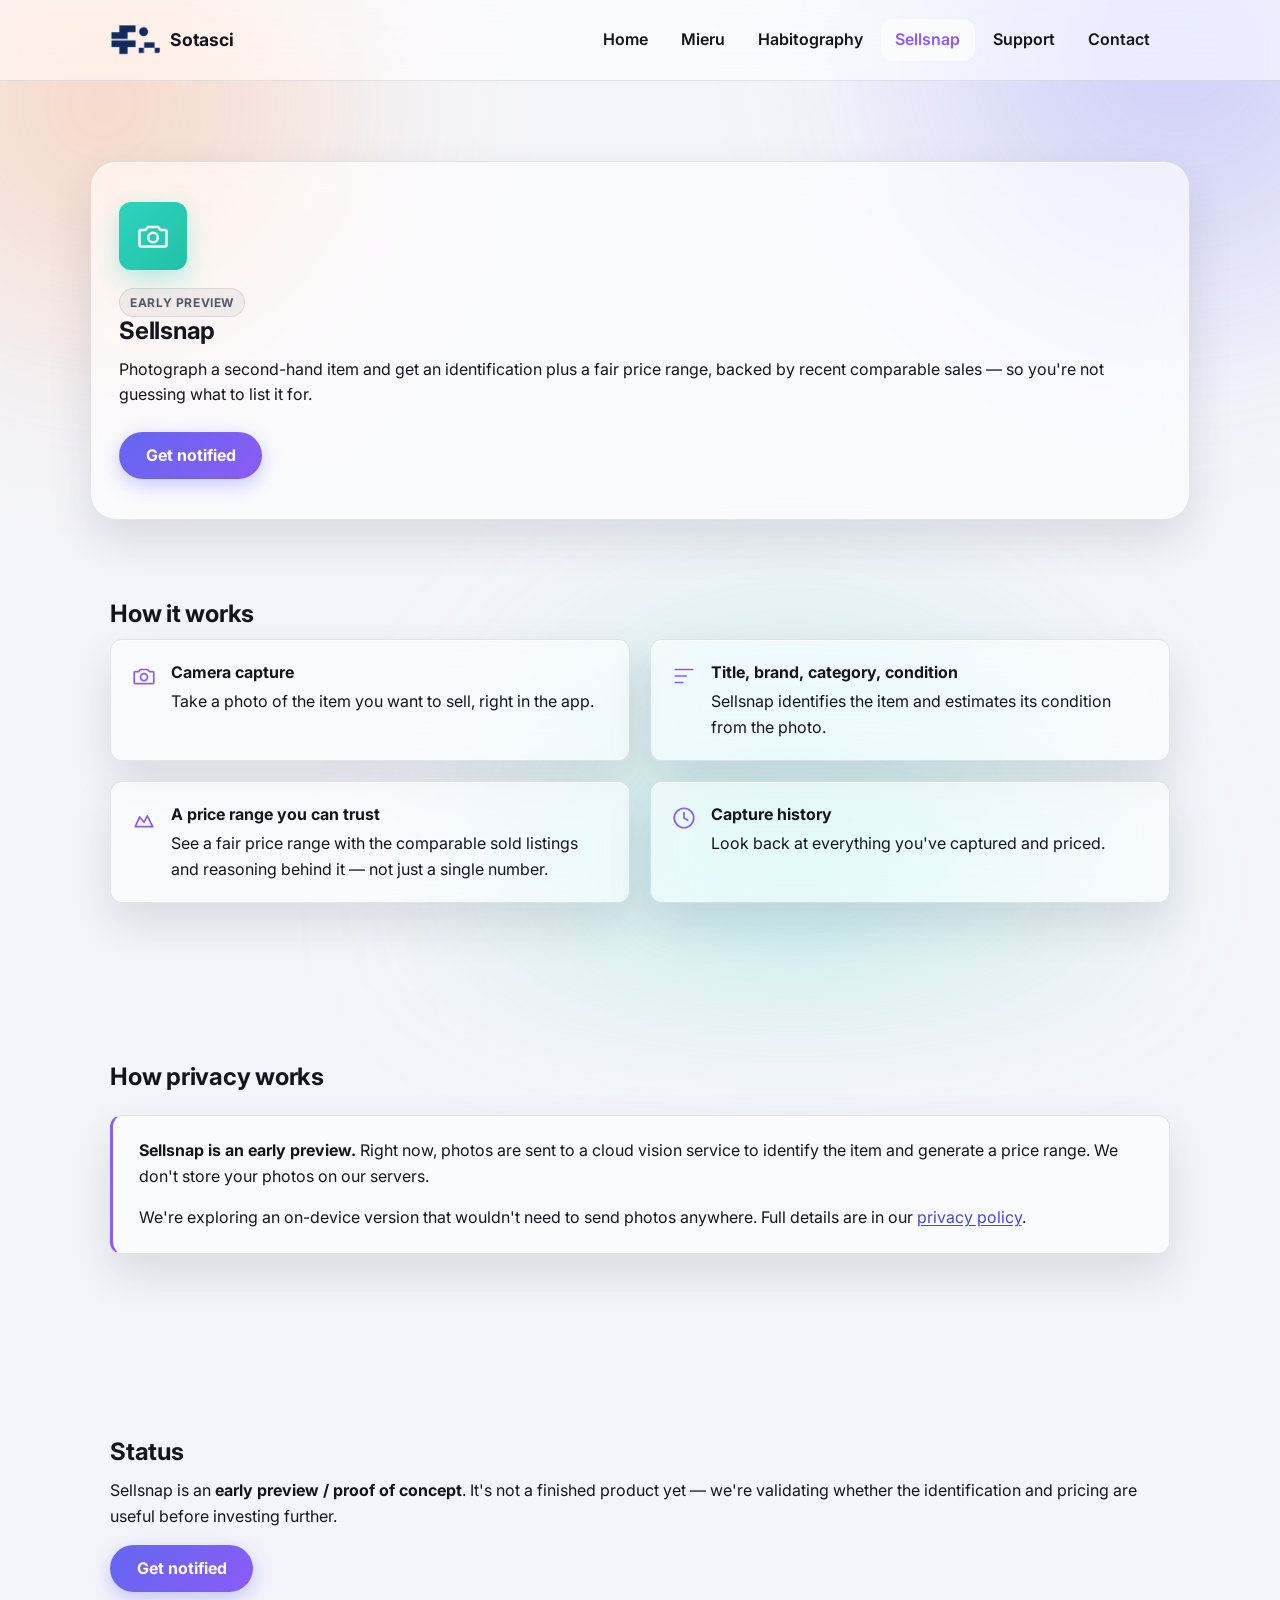
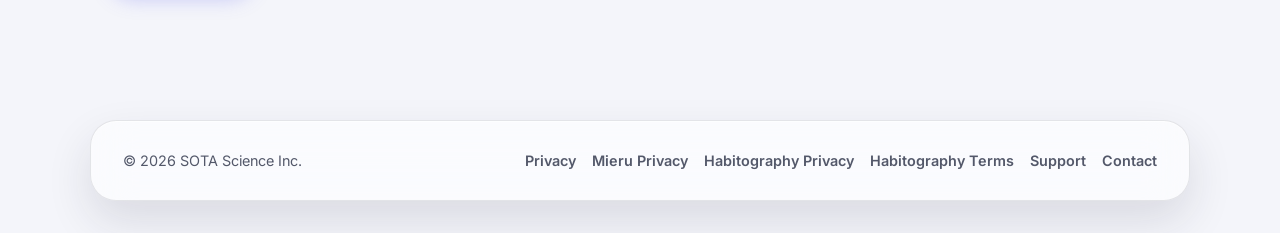
<file: sellsnap.html>
<!DOCTYPE html>
<html lang="en">
<head>
<meta charset="UTF-8">
<meta name="viewport" content="width=device-width, initial-scale=1.0">
<title>Sellsnap — snap it, price it | Sotasci</title>
<meta name="description" content="Sellsnap photographs a second-hand item and returns an identification plus a fair price range based on recent comparable sales.">
<link rel="icon" href="logo.png" type="image/png">
<link rel="preconnect" href="https://fonts.googleapis.com">
<link rel="preconnect" href="https://fonts.gstatic.com" crossorigin>
<link href="https://fonts.googleapis.com/css2?family=Inter:wght@400;600;700;800&display=swap" rel="stylesheet">
<link rel="stylesheet" href="style.css">
</head>
<body>
<a class="skip-link" href="#main">Skip to content</a>

<header class="site-header">
  <div class="wrap">
    <a class="brand" href="index.html">
      <img src="logo.png" alt="" width="32" height="32">
      <span>Sotasci</span>
    </a>
    <button class="nav-toggle" id="nav-toggle" aria-expanded="false" aria-controls="site-nav">
      <svg class="icon-open" width="20" height="20" viewBox="0 0 24 24" fill="none" stroke="currentColor" stroke-width="2" stroke-linecap="round" aria-hidden="true"><path d="M3 6h18M3 12h18M3 18h18"/></svg>
      <svg class="icon-close" width="20" height="20" viewBox="0 0 24 24" fill="none" stroke="currentColor" stroke-width="2" stroke-linecap="round" aria-hidden="true"><path d="M6 6l12 12M18 6L6 18"/></svg>
      <span>Menu</span>
    </button>
    <nav class="site-nav" id="site-nav" aria-label="Primary">
      <ul>
        <li><a href="index.html">Home</a></li>
        <li><a href="mieru.html">Mieru</a></li>
        <li><a href="habitography.html">Habitography</a></li>
        <li><a href="sellsnap.html" aria-current="page">Sellsnap</a></li>
        <li><a href="support.html">Support</a></li>
        <li><a href="contact.html">Contact</a></li>
      </ul>
    </nav>
  </div>
</header>

<main id="main">

  <section class="product-hero">
    <div class="wrap">
      <div class="icon-badge icon-badge-mint">
        <svg viewBox="0 0 24 24" fill="none" stroke="currentColor" stroke-width="1.6" stroke-linecap="round" stroke-linejoin="round" aria-hidden="true">
          <path d="M4 8h3l1.5-2h7L17 8h3a1 1 0 0 1 1 1v9a1 1 0 0 1-1 1H4a1 1 0 0 1-1-1V9a1 1 0 0 1 1-1z"/>
          <circle cx="12" cy="13" r="3.2"/>
        </svg>
      </div>
      <span class="status-pill">Early preview</span>
      <h1>Sellsnap</h1>
      <p class="lede">Photograph a second-hand item and get an identification plus a fair price range, backed by recent comparable sales — so you're not guessing what to list it for.</p>
      <div class="btn-row" style="margin-top: 1.5rem;">
        <a class="btn btn-primary" href="contact.html?subject=Sellsnap%20updates">Get notified</a>
      </div>
    </div>
  </section>

  <section class="section">
    <div class="wrap">
      <h2>How it works</h2>
      <ul class="feature-list">
        <li>
          <svg class="icon" viewBox="0 0 24 24" fill="none" stroke="currentColor" stroke-width="1.6" stroke-linecap="round" stroke-linejoin="round" aria-hidden="true"><path d="M4 8h3l1.5-2h7L17 8h3a1 1 0 0 1 1 1v9a1 1 0 0 1-1 1H4a1 1 0 0 1-1-1V9a1 1 0 0 1 1-1z"/><circle cx="12" cy="13" r="3.2"/></svg>
          <div>
            <strong>Camera capture</strong>
            Take a photo of the item you want to sell, right in the app.
          </div>
        </li>
        <li>
          <svg class="icon" viewBox="0 0 24 24" fill="none" stroke="currentColor" stroke-width="1.6" stroke-linecap="round" stroke-linejoin="round" aria-hidden="true"><path d="M4 6h16M4 12h10M4 18h7"/></svg>
          <div>
            <strong>Title, brand, category, condition</strong>
            Sellsnap identifies the item and estimates its condition from the photo.
          </div>
        </li>
        <li>
          <svg class="icon" viewBox="0 0 24 24" fill="none" stroke="currentColor" stroke-width="1.6" stroke-linecap="round" stroke-linejoin="round" aria-hidden="true"><path d="M4 20l4-9 4 5 3-6 5 10H4z"/></svg>
          <div>
            <strong>A price range you can trust</strong>
            See a fair price range with the comparable sold listings and reasoning behind it — not just a single number.
          </div>
        </li>
        <li>
          <svg class="icon" viewBox="0 0 24 24" fill="none" stroke="currentColor" stroke-width="1.6" stroke-linecap="round" stroke-linejoin="round" aria-hidden="true"><circle cx="12" cy="12" r="9"/><path d="M12 7v5l3.5 2"/></svg>
          <div>
            <strong>Capture history</strong>
            Look back at everything you've captured and priced.
          </div>
        </li>
      </ul>
    </div>
  </section>

  <section class="section section-alt">
    <div class="wrap">
      <h2>How privacy works</h2>
      <div class="callout">
        <p><strong>Sellsnap is an early preview.</strong> Right now, photos are sent to a cloud vision service to identify the item and generate a price range. We don't store your photos on our servers.</p>
        <p class="mb-0">We're exploring an on-device version that wouldn't need to send photos anywhere. Full details are in our <a href="privacy.html">privacy policy</a>.</p>
      </div>
    </div>
  </section>

  <section class="section">
    <div class="wrap">
      <h2>Status</h2>
      <p>Sellsnap is an <strong>early preview / proof of concept</strong>. It's not a finished product yet — we're validating whether the identification and pricing are useful before investing further.</p>
      <div class="btn-row">
        <a class="btn btn-primary" href="contact.html?subject=Sellsnap%20updates">Get notified</a>
      </div>
    </div>
  </section>

</main>

<footer class="site-footer">
  <div class="wrap">
    <p class="mb-0">© 2026 SOTA Science Inc.</p>
    <ul class="footer-links">
      <li><a href="privacy.html">Privacy</a></li>
      <li><a href="mieru-privacy.html">Mieru Privacy</a></li>
      <li><a href="habitography-privacy.html">Habitography Privacy</a></li>
      <li><a href="habitography-terms.html">Habitography Terms</a></li>
      <li><a href="support.html">Support</a></li>
      <li><a href="contact.html">Contact</a></li>
    </ul>
  </div>
</footer>

<script src="script.js"></script>
</body>
</html>
</file>
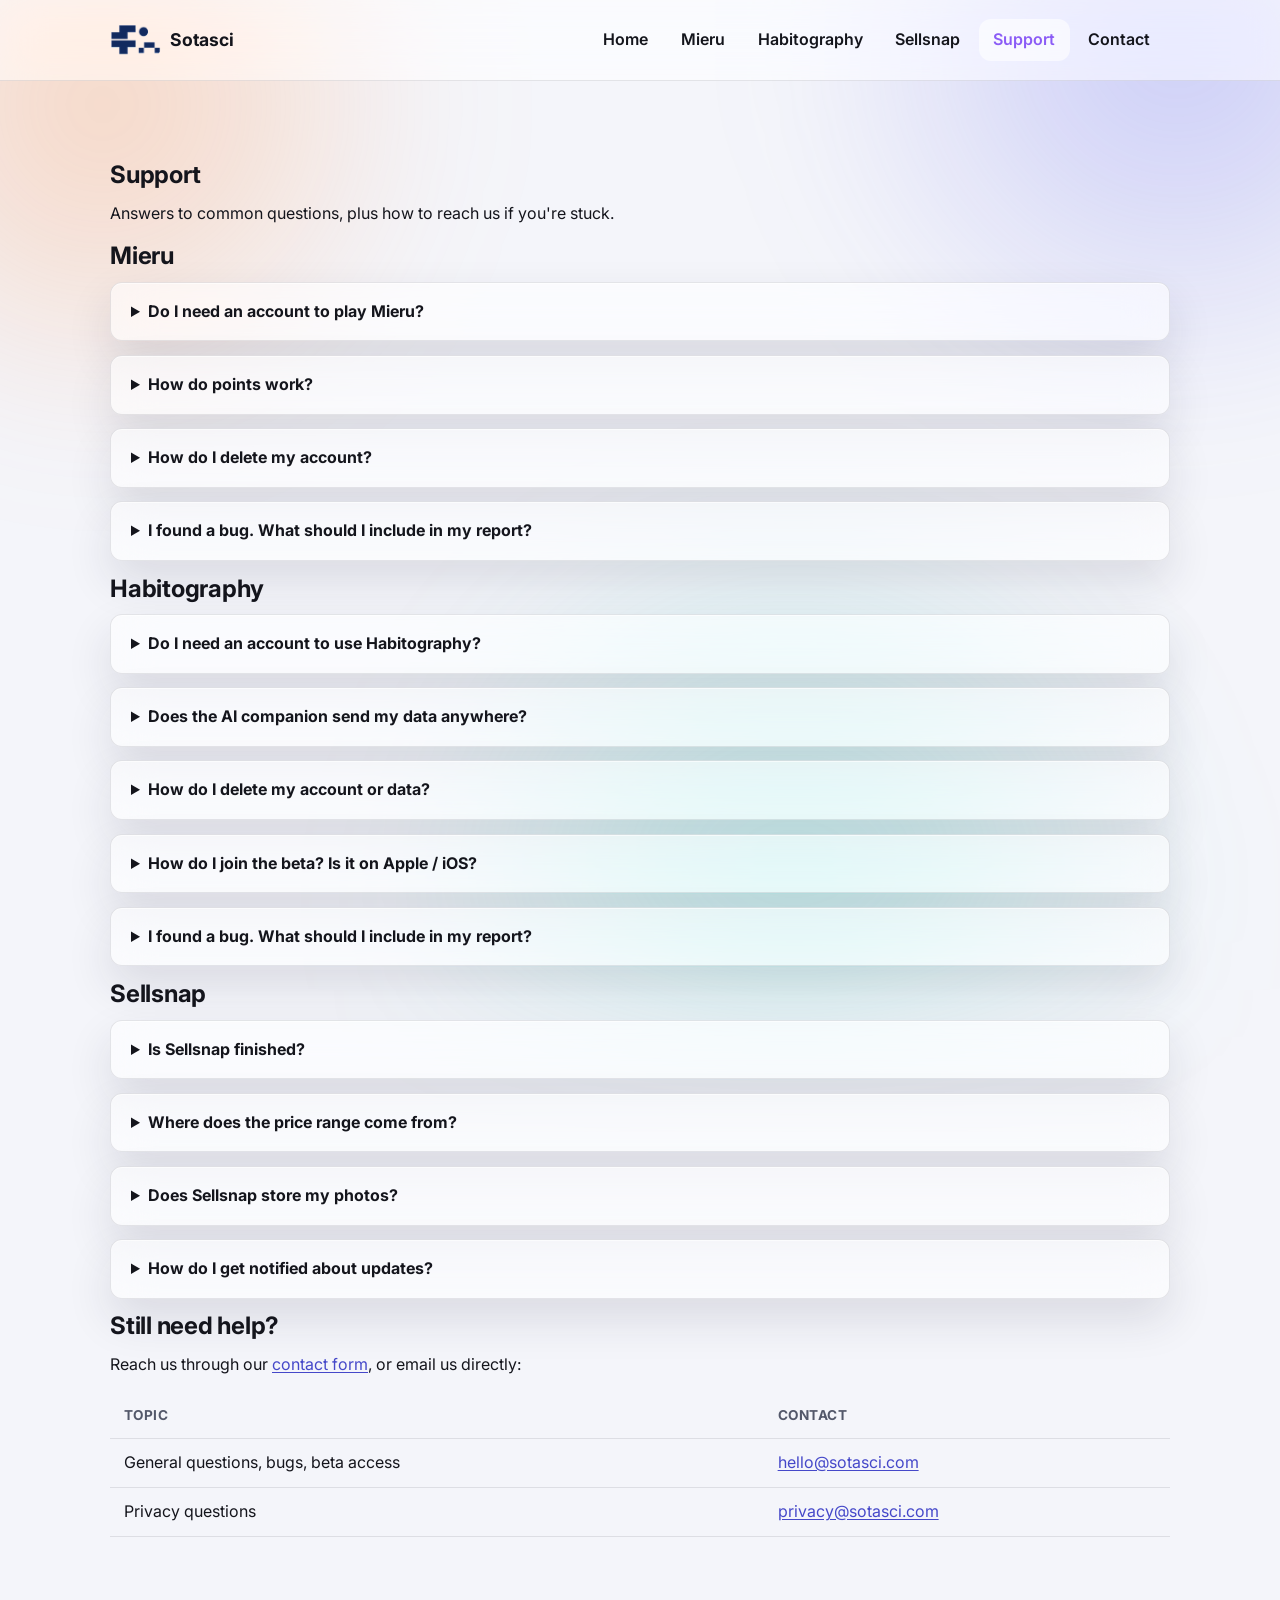
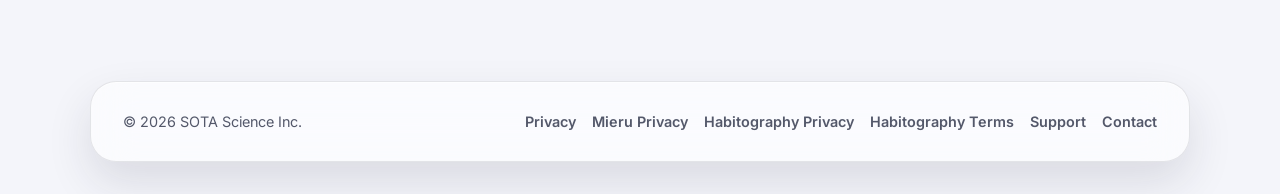
<file: support.html>
<!DOCTYPE html>
<html lang="en">
<head>
<meta charset="UTF-8">
<meta name="viewport" content="width=device-width, initial-scale=1.0">
<title>Support | Sotasci</title>
<meta name="description" content="Get help with Mieru, Habitography or Sellsnap: frequently asked questions and how to reach us.">
<link rel="icon" href="logo.png" type="image/png">
<link rel="preconnect" href="https://fonts.googleapis.com">
<link rel="preconnect" href="https://fonts.gstatic.com" crossorigin>
<link href="https://fonts.googleapis.com/css2?family=Inter:wght@400;600;700;800&display=swap" rel="stylesheet">
<link rel="stylesheet" href="style.css">
</head>
<body>
<a class="skip-link" href="#main">Skip to content</a>

<header class="site-header">
  <div class="wrap">
    <a class="brand" href="index.html">
      <img src="logo.png" alt="" width="32" height="32">
      <span>Sotasci</span>
    </a>
    <button class="nav-toggle" id="nav-toggle" aria-expanded="false" aria-controls="site-nav">
      <svg class="icon-open" width="20" height="20" viewBox="0 0 24 24" fill="none" stroke="currentColor" stroke-width="2" stroke-linecap="round" aria-hidden="true"><path d="M3 6h18M3 12h18M3 18h18"/></svg>
      <svg class="icon-close" width="20" height="20" viewBox="0 0 24 24" fill="none" stroke="currentColor" stroke-width="2" stroke-linecap="round" aria-hidden="true"><path d="M6 6l12 12M18 6L6 18"/></svg>
      <span>Menu</span>
    </button>
    <nav class="site-nav" id="site-nav" aria-label="Primary">
      <ul>
        <li><a href="index.html">Home</a></li>
        <li><a href="mieru.html">Mieru</a></li>
        <li><a href="habitography.html">Habitography</a></li>
        <li><a href="sellsnap.html">Sellsnap</a></li>
        <li><a href="support.html" aria-current="page">Support</a></li>
        <li><a href="contact.html">Contact</a></li>
      </ul>
    </nav>
  </div>
</header>

<main id="main">
  <section class="section">
    <div class="wrap">
      <h1>Support</h1>
      <p class="lede">Answers to common questions, plus how to reach us if you're stuck.</p>

      <h2>Mieru</h2>
      <div class="faq">
        <details>
          <summary>Do I need an account to play Mieru?</summary>
          <p>No. You can play without signing in, and your progress and settings are saved on your device. An account is only needed if you want to appear on the leaderboard, and signing in is optional.</p>
        </details>
        <details>
          <summary>How do points work?</summary>
          <p>Points are 100 minus the percent of the picture showing when you solved it, minus 5 for each extra guess or retry. The less of the picture you needed to see, the more you score. Points show on the leaderboard if you've signed in.</p>
        </details>
        <details>
          <summary>How do I delete my account?</summary>
          <p>Delete your account in the app from the account screen, or use our <a href="contact.html?subject=Mieru%20account%20deletion">contact form</a> or email <a href="mailto:privacy@sotasci.com">privacy@sotasci.com</a> and ask us to delete your account, display name and leaderboard entries. Requests sent to us are handled within 30 days. See the <a href="mieru-privacy.html">Mieru privacy policy</a> for details.</p>
        </details>
        <details>
          <summary>I found a bug. What should I include in my report?</summary>
          <p>Please include: whether you were on the web or a phone, your device and browser or OS version (e.g. "Pixel 8, Chrome" or "iPhone 14, Safari"), what you expected to happen, what actually happened, and steps to reproduce it. A screenshot or screen recording helps a lot. Send it through our <a href="contact.html">contact form</a>.</p>
        </details>
      </div>

      <h2>Habitography</h2>
      <div class="faq">
        <details>
          <summary>Do I need an account to use Habitography?</summary>
          <p>No. The core game — your character, stats, quests, and journal — works without an account. Google Sign-In in Settings is completely optional.</p>
        </details>
        <details>
          <summary>Does the AI companion send my data anywhere?</summary>
          <p>New installs include a 7-day Habitography Cloud trial (and an optional Cloud Premium plan), where prompts and photos you submit for Cloud verification go over HTTPS to our Cloud Run proxy and Google Vertex AI — we don't store your chats or photos, and Vertex AI doesn't train on prompts. You can switch at any time to the free downloadable on-device AI so nothing leaves your phone, or use your own API key. See the <a href="habitography-privacy.html">Habitography privacy policy</a> for details.</p>
        </details>
        <details>
          <summary>How do I delete my account or data?</summary>
          <p>If you signed in with Google, open Habitography → <strong>Settings → Account → Delete Account</strong> to delete your Firebase account immediately. Clear the app's storage or uninstall to remove local device data, or email <a href="mailto:privacy@sotasci.com">privacy@sotasci.com</a> to remove any server-side quota records. See <a href="habitography-privacy.html#delete-account">Deleting your account and data</a> for details.</p>
        </details>
        <details>
          <summary>How do I join the beta? Is it on Apple / iOS?</summary>
          <p>Habitography is currently in testing on Android, and an iOS (Apple) version is coming soon. Use our <a href="contact.html?subject=Habitography%20beta">contact form</a> to join the Android beta or ask to be notified when iOS launches.</p>
        </details>
        <details>
          <summary>I found a bug. What should I include in my report?</summary>
          <p>Please include: your device model and OS version (e.g. "Pixel 8, Android 15"), the app version if you can find it in Settings, what you expected to happen, what actually happened, and steps to reproduce it. A screenshot or screen recording helps a lot. Send it through our <a href="contact.html">contact form</a>.</p>
        </details>
      </div>

      <h2>Sellsnap</h2>
      <div class="faq">
        <details>
          <summary>Is Sellsnap finished?</summary>
          <p>No — it's an early preview / proof of concept. Identification and pricing are actively being improved, and we're validating whether they're accurate and useful enough for everyday use.</p>
        </details>
        <details>
          <summary>Where does the price range come from?</summary>
          <p>From recent comparable sold listings for similar items, along with the rationale for why those listings were chosen as comparables.</p>
        </details>
        <details>
          <summary>Does Sellsnap store my photos?</summary>
          <p>No. Photos are sent to a cloud vision service to identify the item and are not stored by us afterward. See our <a href="privacy.html">privacy policy</a> for details.</p>
        </details>
        <details>
          <summary>How do I get notified about updates?</summary>
          <p>Use our <a href="contact.html?subject=Sellsnap%20updates">contact form</a> to ask to be notified.</p>
        </details>
      </div>

      <h2>Still need help?</h2>
      <p>Reach us through our <a href="contact.html">contact form</a>, or email us directly:</p>
      <table>
        <thead>
          <tr><th>Topic</th><th>Contact</th></tr>
        </thead>
        <tbody>
          <tr><td>General questions, bugs, beta access</td><td><!-- TODO: replace with real inbox before launch --><a href="mailto:hello@sotasci.com">hello@sotasci.com</a></td></tr>
          <tr><td>Privacy questions</td><td><!-- TODO: replace with real inbox before launch --><a href="mailto:privacy@sotasci.com">privacy@sotasci.com</a></td></tr>
        </tbody>
      </table>
    </div>
  </section>
</main>

<footer class="site-footer">
  <div class="wrap">
    <p class="mb-0">© 2026 SOTA Science Inc.</p>
    <ul class="footer-links">
      <li><a href="privacy.html">Privacy</a></li>
      <li><a href="mieru-privacy.html">Mieru Privacy</a></li>
      <li><a href="habitography-privacy.html">Habitography Privacy</a></li>
      <li><a href="habitography-terms.html">Habitography Terms</a></li>
      <li><a href="support.html">Support</a></li>
      <li><a href="contact.html">Contact</a></li>
    </ul>
  </div>
</footer>

<script src="script.js"></script>
</body>
</html>
</file>
<file: style.css>
/* ==========================================================================
   Sotasci — shared stylesheet
   Pure CSS, no build step. Mobile-first.
   Dark-first design (tokens live on bare :root); a full light theme is
   defined in a prefers-color-scheme: light override below.
   Visual language: deep near-black background, drifting blurred colour
   blobs, and glass (backdrop-filter) surfaces for header/cards/forms.
   ========================================================================== */

:root {
  /* ---- Brand palette ---- */
  --indigo: #6366f1;
  --indigo-2: #8b5cf6;
  --ember: #ff8a3d;
  --ember-2: #ff5f6d;
  --mint: #2dd4bf;
  --mint-2: #22c1a4;
  --pixel: #ec5fb8;
  --pixel-2: #b83fd6;

  /* ---- Base surface (dark, default) ---- */
  --color-bg: #06070b;
  --color-bg-alt: #0a0c12;
  --color-surface: #12141c;
  --color-text: #f4f5f8;
  --color-text-muted: #a7acb9;
  --color-border: rgba(255, 255, 255, 0.10);

  --color-primary: var(--indigo);
  --color-primary-dark: #4f52d6;
  --color-primary-contrast: #ffffff;
  --color-accent: var(--ember);
  --color-focus: #9fb4ff;
  --color-link: #b7c0ff;
  --color-link-visited: #b7c0ff;

  --color-success-bg: rgba(45, 212, 191, 0.14);
  --color-success-text: #7fead9;
  --color-error-bg: rgba(255, 95, 109, 0.14);
  --color-error-text: #ffb4bb;

  /* ---- Glass tokens ---- */
  --glass-bg: rgba(255, 255, 255, 0.055);
  --glass-bg-strong: rgba(18, 20, 28, 0.55);
  --glass-border: rgba(255, 255, 255, 0.12);
  --glass-blur: 20px;
  --shadow-glass: 0 1px 0 rgba(255, 255, 255, 0.05) inset, 0 20px 50px rgba(0, 0, 0, 0.45);
  --shadow-card: var(--shadow-glass);

  --header-bg: rgba(9, 10, 15, 0.38);
  --header-bg-scrolled: rgba(9, 10, 15, 0.72);
  --header-shadow-scrolled: 0 10px 30px rgba(0, 0, 0, 0.35);

  --grad-primary: linear-gradient(135deg, var(--indigo), var(--indigo-2));
  --grad-ember: linear-gradient(135deg, var(--ember), var(--ember-2));
  --grad-mint: linear-gradient(135deg, var(--mint), var(--mint-2));
  --grad-pixel: linear-gradient(135deg, var(--pixel), var(--pixel-2));
  --grad-text: linear-gradient(120deg, var(--mint) 0%, var(--indigo-2) 55%, var(--ember) 100%);

  --radius: 20px;
  --radius-sm: 12px;
  --radius-lg: 26px;
  --font-body: "Inter", -apple-system, BlinkMacSystemFont, "Segoe UI", Roboto, Helvetica, Arial, sans-serif;
  --font-heading: "Inter", -apple-system, BlinkMacSystemFont, "Segoe UI", Roboto, Helvetica, Arial, sans-serif;
  --max-width: 1100px;
  --ease: 200ms cubic-bezier(0.2, 0.7, 0.3, 1);
}

/* ---------- Light theme override ---------- */
@media (prefers-color-scheme: light) {
  :root {
    --color-bg: #f4f5fa;
    --color-bg-alt: #eceef5;
    --color-surface: #ffffff;
    --color-text: #14151c;
    --color-text-muted: #53586a;
    --color-border: rgba(20, 20, 40, 0.10);

    --color-primary: var(--indigo);
    --color-primary-dark: #4f52d6;
    --color-primary-contrast: #ffffff;
    --color-accent: #b25e12;
    --color-focus: #3538c9;
    --color-link: #4548c9;
    --color-link-visited: #4548c9;

    --color-success-bg: #dff7f2;
    --color-success-text: #0d6d5c;
    --color-error-bg: #fde3e5;
    --color-error-text: #9c2530;

    --glass-bg: rgba(255, 255, 255, 0.6);
    --glass-bg-strong: rgba(255, 255, 255, 0.72);
    --glass-border: rgba(20, 20, 40, 0.10);
    --shadow-glass: 0 1px 0 rgba(255, 255, 255, 0.6) inset, 0 20px 45px rgba(30, 32, 60, 0.12);
    --shadow-card: var(--shadow-glass);

    --header-bg: rgba(255, 255, 255, 0.55);
    --header-bg-scrolled: rgba(255, 255, 255, 0.82);
    --header-shadow-scrolled: 0 10px 30px rgba(30, 32, 60, 0.10);
  }

  .bg-blobs::before {
    opacity: 0.35;
  }

  .bg-blobs::after {
    opacity: 0.3;
  }
}

/* ---------- Reset ---------- */
*,
*::before,
*::after {
  box-sizing: border-box;
}

html {
  color-scheme: dark light;
}

body {
  margin: 0;
  background: var(--color-bg);
  color: var(--color-text);
  font-family: var(--font-body);
  line-height: 1.6;
  -webkit-font-smoothing: antialiased;
  position: relative;
  min-height: 100vh;
  overflow-x: hidden;
}

/* ---------- Background blobs ----------
   Two pseudo-elements on <html>, each carrying one or more radial-gradient
   layers, fixed to the viewport behind all content. Kept off `body` so
   they never affect layout/stacking of real content. */
html::before,
html::after {
  content: "";
  position: fixed;
  inset: -10vh -10vw;
  z-index: -1;
  pointer-events: none;
  filter: blur(70px);
  will-change: transform;
  animation: blob-drift-a 26s ease-in-out infinite alternate;
}

html::before {
  background:
    radial-gradient(38vw 38vw at 15% 18%, rgba(255, 138, 61, 0.30), transparent 70%),
    radial-gradient(42vw 42vw at 85% 12%, rgba(99, 102, 241, 0.30), transparent 70%);
}

html::after {
  background: radial-gradient(46vw 46vw at 60% 92%, rgba(45, 212, 191, 0.26), transparent 70%);
  animation-name: blob-drift-b;
  animation-duration: 32s;
}

@keyframes blob-drift-a {
  from { transform: translate(0, 0) scale(1); }
  to { transform: translate(2vw, 3vh) scale(1.06); }
}

@keyframes blob-drift-b {
  from { transform: translate(0, 0) scale(1); }
  to { transform: translate(-3vw, -2vh) scale(1.08); }
}

@media (prefers-reduced-motion: reduce) {
  html::before,
  html::after {
    animation: none;
  }
}

img {
  max-width: 100%;
  display: block;
}

h1, h2, h3, h4 {
  font-family: var(--font-heading);
  line-height: 1.15;
  margin: 0 0 0.5em;
  font-weight: 700;
  letter-spacing: -0.01em;
}

p {
  margin: 0 0 1em;
}

a {
  color: var(--color-link);
  text-underline-offset: 0.15em;
}

a:visited {
  color: var(--color-link-visited);
}

ul, ol {
  padding-left: 1.25em;
}

/* ---------- Focus styles ---------- */
a:focus-visible,
button:focus-visible,
input:focus-visible,
textarea:focus-visible,
select:focus-visible,
[tabindex]:focus-visible {
  outline: 3px solid var(--color-focus);
  outline-offset: 2px;
  border-radius: 4px;
}

/* ---------- Skip link ---------- */
.skip-link {
  position: absolute;
  left: 1em;
  top: -3em;
  background: var(--indigo);
  color: #ffffff;
  padding: 0.6em 1em;
  border-radius: var(--radius-sm);
  z-index: 100;
  transition: top 0.15s ease;
}

.skip-link:focus {
  top: 1em;
}

/* ---------- Layout helpers ---------- */
.wrap {
  max-width: var(--max-width);
  margin: 0 auto;
  padding: 0 1.25rem;
}

.section {
  padding: 5rem 0;
}

.section-alt {
  background: transparent;
}

.visually-hidden {
  position: absolute;
  width: 1px;
  height: 1px;
  padding: 0;
  margin: -1px;
  overflow: hidden;
  clip: rect(0, 0, 0, 0);
  white-space: nowrap;
  border: 0;
}

/* ---------- Glass surface base ----------
   Shared look for header, cards, principle tiles, forms, callouts, the
   founder card, and the footer strip. Radius/padding are set per-element
   further down so each keeps its own shape. */
.site-header,
.card,
.principle,
.feature-list li,
.contact-form,
.site-footer,
.founder-card,
.callout,
.faq details,
.product-hero .wrap,
.form-status {
  background: var(--glass-bg);
  -webkit-backdrop-filter: blur(var(--glass-blur)) saturate(160%);
  backdrop-filter: blur(var(--glass-blur)) saturate(160%);
  border: 1px solid var(--glass-border);
  box-shadow: var(--shadow-glass);
}

/* Fallback for browsers without backdrop-filter: use a more opaque solid
   tint so text stays legible without the blur. */
@supports not (backdrop-filter: blur(1px)) {
  .site-header,
  .card,
  .principle,
  .feature-list li,
  .contact-form,
  .site-footer,
  .founder-card,
  .callout,
  .faq details,
  .product-hero .wrap,
  .form-status {
    background: var(--color-surface);
  }
}

/* ---------- Header ---------- */
.site-header {
  background: var(--header-bg);
  border-left: none;
  border-right: none;
  border-top: none;
  border-radius: 0;
  box-shadow: none;
  position: sticky;
  top: 0;
  z-index: 50;
  transition: background var(--ease), box-shadow var(--ease);
}

.site-header.is-scrolled {
  background: var(--header-bg-scrolled);
  box-shadow: var(--header-shadow-scrolled);
}

@supports not (backdrop-filter: blur(1px)) {
  .site-header {
    background: var(--color-bg);
  }

  .site-header.is-scrolled {
    background: var(--color-bg);
  }
}

.site-header .wrap {
  display: flex;
  flex-wrap: wrap;
  align-items: center;
  justify-content: space-between;
  padding-top: 0.85rem;
  padding-bottom: 0.85rem;
  gap: 1rem;
}

.brand {
  display: flex;
  align-items: center;
  gap: 0.6rem;
  font-weight: 700;
  font-size: 1.1rem;
  color: var(--color-text);
  text-decoration: none;
  white-space: nowrap;
}

.brand img {
  height: 32px;
  width: auto;
  border-radius: 8px;
  /* Logo is navy; lift it on the dark background. Reset in light theme. */
  filter: brightness(2.4) saturate(0.75);
}

@media (prefers-color-scheme: light) {
  .brand img {
    filter: none;
  }
}

.brand:hover {
  text-decoration: none;
}

.nav-toggle {
  display: inline-flex;
  align-items: center;
  gap: 0.4em;
  background: var(--glass-bg);
  border: 1px solid var(--glass-border);
  border-radius: 999px;
  color: var(--color-text);
  padding: 0.5em 0.9em;
  font-size: 0.95rem;
  cursor: pointer;
  transition: background var(--ease), transform var(--ease);
}

.nav-toggle:hover {
  transform: translateY(-1px);
}

.nav-toggle .icon-close {
  display: none;
}

.nav-toggle[aria-expanded="true"] .icon-open {
  display: none;
}

.nav-toggle[aria-expanded="true"] .icon-close {
  display: inline;
}

.site-nav {
  display: none;
  width: 100%;
}

.site-nav.is-open {
  display: block;
}

.site-nav ul {
  list-style: none;
  margin: 1rem 0 0;
  padding: 0.75rem;
  display: flex;
  flex-direction: column;
  gap: 0.25rem;
  background: var(--glass-bg-strong);
  border: 1px solid var(--glass-border);
  border-radius: var(--radius);
  -webkit-backdrop-filter: blur(var(--glass-blur)) saturate(160%);
  backdrop-filter: blur(var(--glass-blur)) saturate(160%);
}

.site-nav a {
  display: block;
  padding: 0.6em 0.5em;
  text-decoration: none;
  color: var(--color-text);
  border-bottom: 1px solid var(--glass-border);
  border-radius: var(--radius-sm);
  font-weight: 600;
  transition: background var(--ease), color var(--ease);
}

.site-nav li:last-child a {
  border-bottom: none;
}

.site-nav a:hover {
  background: var(--glass-bg);
}

.site-nav a[aria-current="page"] {
  color: var(--indigo-2);
}

@media (min-width: 760px) {
  .nav-toggle {
    display: none;
  }

  .site-nav {
    display: block;
    width: auto;
  }

  .site-nav ul {
    flex-direction: row;
    margin: 0;
    gap: 0.25rem;
    padding: 0.35rem;
    background: transparent;
    border: none;
    backdrop-filter: none;
    -webkit-backdrop-filter: none;
  }

  .site-nav a {
    padding: 0.5em 0.9em;
    border-bottom: none;
  }

  .site-nav a:hover,
  .site-nav a[aria-current="page"] {
    background: var(--glass-bg);
  }
}

/* ---------- Buttons ---------- */
.btn {
  display: inline-flex;
  align-items: center;
  justify-content: center;
  gap: 0.5em;
  padding: 0.8em 1.6em;
  border-radius: 999px;
  font-weight: 700;
  text-decoration: none;
  border: 1px solid transparent;
  cursor: pointer;
  font-size: 1rem;
  font-family: inherit;
  line-height: 1.2;
  transition: transform var(--ease), box-shadow var(--ease), background var(--ease), border-color var(--ease);
}

.btn-primary {
  background: var(--grad-primary);
  color: #ffffff;
  box-shadow: 0 6px 20px rgba(99, 102, 241, 0.35);
}

.btn-primary:hover {
  transform: translateY(-2px) scale(1.02);
  box-shadow: 0 10px 30px rgba(99, 102, 241, 0.5);
}

.btn-secondary {
  background: var(--glass-bg);
  border-color: var(--glass-border);
  color: var(--color-text);
  -webkit-backdrop-filter: blur(var(--glass-blur)) saturate(160%);
  backdrop-filter: blur(var(--glass-blur)) saturate(160%);
}

.btn-secondary:hover {
  transform: translateY(-2px);
  background: rgba(255, 255, 255, 0.12);
  border-color: rgba(255, 255, 255, 0.24);
}

@media (prefers-color-scheme: light) {
  .btn-secondary:hover {
    background: rgba(20, 20, 40, 0.06);
  }
}

.btn-row {
  display: flex;
  flex-wrap: wrap;
  gap: 0.75rem;
}

/* ---------- Hero ---------- */
.hero {
  padding: 6rem 0 4rem;
}

.hero h1 {
  font-size: clamp(2.25rem, 5.5vw, 3.5rem);
  max-width: 20ch;
}

.text-gradient {
  background: var(--grad-text);
  -webkit-background-clip: text;
  background-clip: text;
  color: transparent;
}

.hero .lede {
  font-size: 1.2rem;
  color: var(--color-text-muted);
  max-width: 60ch;
}

.eyebrow {
  display: inline-block;
  text-transform: uppercase;
  letter-spacing: 0.12em;
  font-size: 0.78rem;
  font-weight: 700;
  color: var(--mint);
  margin-bottom: 0.9rem;
}

/* ---------- Cards ---------- */
.card-grid {
  display: grid;
  gap: 1.5rem;
  grid-template-columns: 1fr;
}

@media (min-width: 700px) {
  .card-grid {
    grid-template-columns: 1fr 1fr;
  }
}

@media (min-width: 980px) {
  .card-grid {
    grid-template-columns: repeat(3, 1fr);
  }
}

.card {
  border-radius: var(--radius);
  padding: 2rem;
  display: flex;
  flex-direction: column;
  gap: 0.75rem;
  transition: transform var(--ease), box-shadow var(--ease);
}

.card:hover {
  transform: translateY(-4px);
  box-shadow: 0 26px 60px rgba(0, 0, 0, 0.5);
}

@media (prefers-color-scheme: light) {
  .card:hover {
    box-shadow: 0 26px 50px rgba(30, 32, 60, 0.16);
  }
}

.card .icon {
  width: 24px;
  height: 24px;
  color: #ffffff;
}

.card h3 {
  margin-bottom: 0;
  font-size: 1.35rem;
}

.card p {
  color: var(--color-text-muted);
  margin-bottom: 0.5rem;
}

/* Gradient-tinted rounded square that holds a product's inline icon */
.icon-tile {
  display: inline-flex;
  align-items: center;
  justify-content: center;
  width: 52px;
  height: 52px;
  border-radius: var(--radius-sm);
  box-shadow: 0 8px 22px rgba(0, 0, 0, 0.3);
}

.icon-tile-ember {
  background: var(--grad-ember);
}

.icon-tile-mint {
  background: var(--grad-mint);
}

.icon-tile-pixel {
  background: var(--grad-pixel);
}

.status-pill {
  display: inline-block;
  align-self: flex-start;
  font-size: 0.75rem;
  font-weight: 700;
  text-transform: uppercase;
  letter-spacing: 0.05em;
  padding: 0.35em 0.85em;
  border-radius: 999px;
  background: rgba(255, 255, 255, 0.08);
  color: var(--color-text-muted);
  border: 1px solid var(--glass-border);
}

@media (prefers-color-scheme: light) {
  .status-pill {
    background: rgba(20, 20, 40, 0.05);
  }
}

/* ---------- Principles ---------- */
.principles-grid {
  display: grid;
  gap: 1.5rem;
  grid-template-columns: 1fr;
}

@media (min-width: 700px) {
  .principles-grid {
    grid-template-columns: repeat(3, 1fr);
  }
}

.principle {
  padding: 1.75rem;
  border-radius: var(--radius);
  transition: transform var(--ease), box-shadow var(--ease);
}

.principle:hover {
  transform: translateY(-3px);
}

.principle .icon {
  width: 34px;
  height: 34px;
  color: var(--indigo-2);
  margin-bottom: 0.9rem;
}

/* ---------- Feature list ---------- */
.feature-list {
  display: grid;
  gap: 1.25rem;
  grid-template-columns: 1fr;
  list-style: none;
  padding: 0;
  margin: 0;
}

@media (min-width: 700px) {
  .feature-list {
    grid-template-columns: 1fr 1fr;
  }
}

.feature-list li {
  display: flex;
  gap: 0.9rem;
  padding: 1.25rem;
  border-radius: var(--radius-sm);
}

.feature-list .icon {
  flex-shrink: 0;
  width: 26px;
  height: 26px;
  color: var(--indigo-2);
  margin-top: 0.15em;
}

.feature-list strong {
  display: block;
  margin-bottom: 0.2em;
}

/* ---------- Product hero banner ---------- */
.product-hero {
  padding: 3.5rem 0 0;
}

.product-hero .wrap {
  padding: 2.5rem 1.75rem;
  border-radius: var(--radius-lg);
  margin: 1.5rem auto 0;
}

.product-hero .icon-badge {
  width: 68px;
  height: 68px;
  border-radius: var(--radius-sm);
  background: var(--grad-primary);
  color: #ffffff;
  display: flex;
  align-items: center;
  justify-content: center;
  margin-bottom: 1.1rem;
  box-shadow: 0 10px 26px rgba(99, 102, 241, 0.35);
}

.product-hero .icon-badge.icon-badge-ember {
  background: var(--grad-ember);
  box-shadow: 0 10px 26px rgba(255, 138, 61, 0.35);
}

.product-hero .icon-badge.icon-badge-mint {
  background: var(--grad-mint);
  box-shadow: 0 10px 26px rgba(45, 212, 191, 0.35);
}

.product-hero .icon-badge.icon-badge-pixel {
  background: var(--grad-pixel);
  box-shadow: 0 10px 26px rgba(236, 95, 184, 0.35);
}

.product-hero .icon-badge svg {
  width: 36px;
  height: 36px;
}

.platform-tags {
  display: flex;
  gap: 0.5rem;
  flex-wrap: wrap;
  margin: 0.9rem 0 0;
  padding: 0;
  list-style: none;
}

.platform-tags li {
  font-size: 0.85rem;
  font-weight: 600;
  padding: 0.35em 0.9em;
  border-radius: 999px;
  border: 1px solid var(--glass-border);
  background: rgba(255, 255, 255, 0.06);
  color: var(--color-text-muted);
}

@media (prefers-color-scheme: light) {
  .platform-tags li {
    background: rgba(20, 20, 40, 0.05);
  }
}

/* ---------- Callout / privacy box ---------- */
.callout {
  border-left: 3px solid var(--indigo-2);
  border-radius: var(--radius-sm);
  padding: 1.4rem 1.6rem;
  margin: 1.5rem 0;
}

/* ---------- Table (support/privacy) ---------- */
table {
  width: 100%;
  border-collapse: collapse;
  margin: 1rem 0;
}

th, td {
  text-align: left;
  padding: 0.7rem 0.85rem;
  border-bottom: 1px solid var(--color-border);
  vertical-align: top;
}

th {
  color: var(--color-text-muted);
  font-size: 0.85rem;
  text-transform: uppercase;
  letter-spacing: 0.04em;
}

/* ---------- FAQ ---------- */
.faq details {
  border-radius: var(--radius-sm);
  padding: 1rem 1.25rem;
  margin-bottom: 0.85rem;
}

.faq summary {
  font-weight: 700;
  cursor: pointer;
}

.faq details p:last-child {
  margin-bottom: 0;
}

.faq details[open] summary {
  margin-bottom: 0.6rem;
}

/* ---------- Founder card (index.html "about" section) ---------- */
.founder-card {
  border-radius: var(--radius-lg);
  padding: 2.25rem;
}

.founder-card h2 {
  margin-bottom: 0.6em;
}

.founder-card p {
  margin-bottom: 0;
  color: var(--color-text-muted);
}

/* ---------- Contact form ---------- */
.contact-form {
  max-width: 640px;
  border-radius: var(--radius);
  padding: 2rem;
}

.form-row {
  margin-bottom: 1.1rem;
}

.form-row label {
  display: block;
  font-weight: 700;
  margin-bottom: 0.4em;
}

.form-row input,
.form-row textarea {
  width: 100%;
  padding: 0.75em 0.9em;
  border-radius: var(--radius-sm);
  border: 1px solid var(--color-border);
  background: rgba(255, 255, 255, 0.04);
  color: var(--color-text);
  font: inherit;
  transition: border-color var(--ease), background var(--ease);
}

@media (prefers-color-scheme: light) {
  .form-row input,
  .form-row textarea {
    background: rgba(255, 255, 255, 0.7);
  }
}

.form-row input:focus-visible,
.form-row textarea:focus-visible {
  border-color: var(--color-focus);
}

.form-row .hint {
  font-size: 0.85rem;
  color: var(--color-text-muted);
  margin-top: 0.3em;
}

/* Honeypot field: hidden from sighted users and, via tabindex, from keyboard/AT users too */
.hp-field {
  position: absolute;
  left: -9999px;
  top: -9999px;
  width: 1px;
  height: 1px;
  overflow: hidden;
}

.form-status {
  border-radius: var(--radius-sm);
  padding: 1rem 1.1rem;
  margin-bottom: 1.1rem;
  background: var(--color-success-bg);
  color: var(--color-success-text);
  font-weight: 600;
}

.form-status[hidden] {
  display: none;
}

.form-status.is-error {
  background: var(--color-error-bg);
  color: var(--color-error-text);
}

/* ---------- Footer ---------- */
.site-footer {
  border: 1px solid var(--glass-border);
  border-radius: var(--radius-lg);
  margin: 3rem auto 2rem;
  padding: 1.75rem 2rem;
  max-width: var(--max-width);
  width: calc(100% - 2.5rem);
}

.site-footer .wrap {
  max-width: none;
  padding: 0;
  display: flex;
  flex-wrap: wrap;
  gap: 0.5rem 1.25rem;
  align-items: center;
  justify-content: space-between;
  color: var(--color-text-muted);
  font-size: 0.9rem;
}

.footer-links {
  display: flex;
  flex-wrap: wrap;
  gap: 0.25rem 1rem;
  list-style: none;
  padding: 0;
  margin: 0;
}

.footer-links a {
  text-decoration: none;
  color: var(--color-text-muted);
  font-weight: 600;
}

.footer-links a:hover {
  color: var(--color-text);
  text-decoration: underline;
}

/* ---------- 404 ---------- */
.error-page {
  text-align: center;
  padding: 6rem 0;
}

.error-page .code {
  font-size: 5.5rem;
  font-weight: 800;
  background: var(--grad-text);
  -webkit-background-clip: text;
  background-clip: text;
  color: transparent;
  margin-bottom: 0;
}

/* ---------- Utility ---------- */
.text-muted {
  color: var(--color-text-muted);
}

.mt-0 { margin-top: 0; }
.mb-0 { margin-bottom: 0; }
</file>
